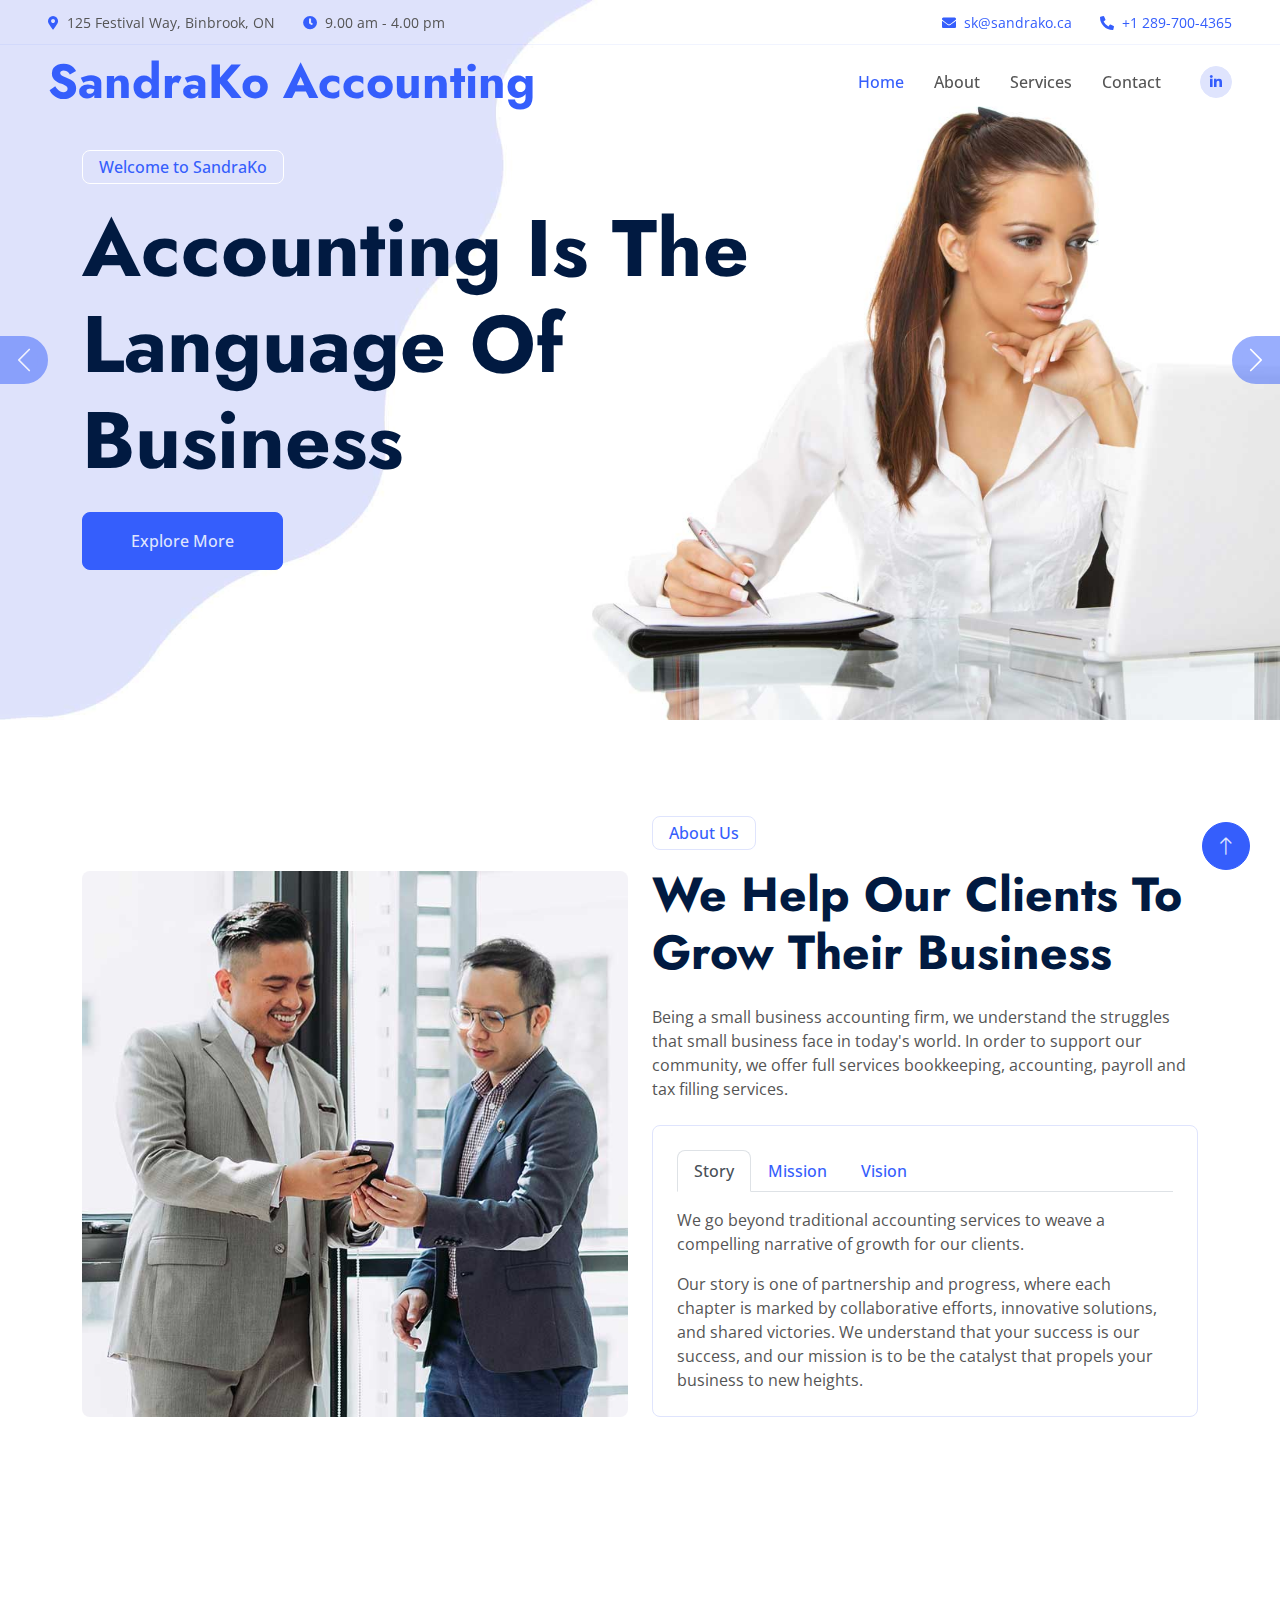
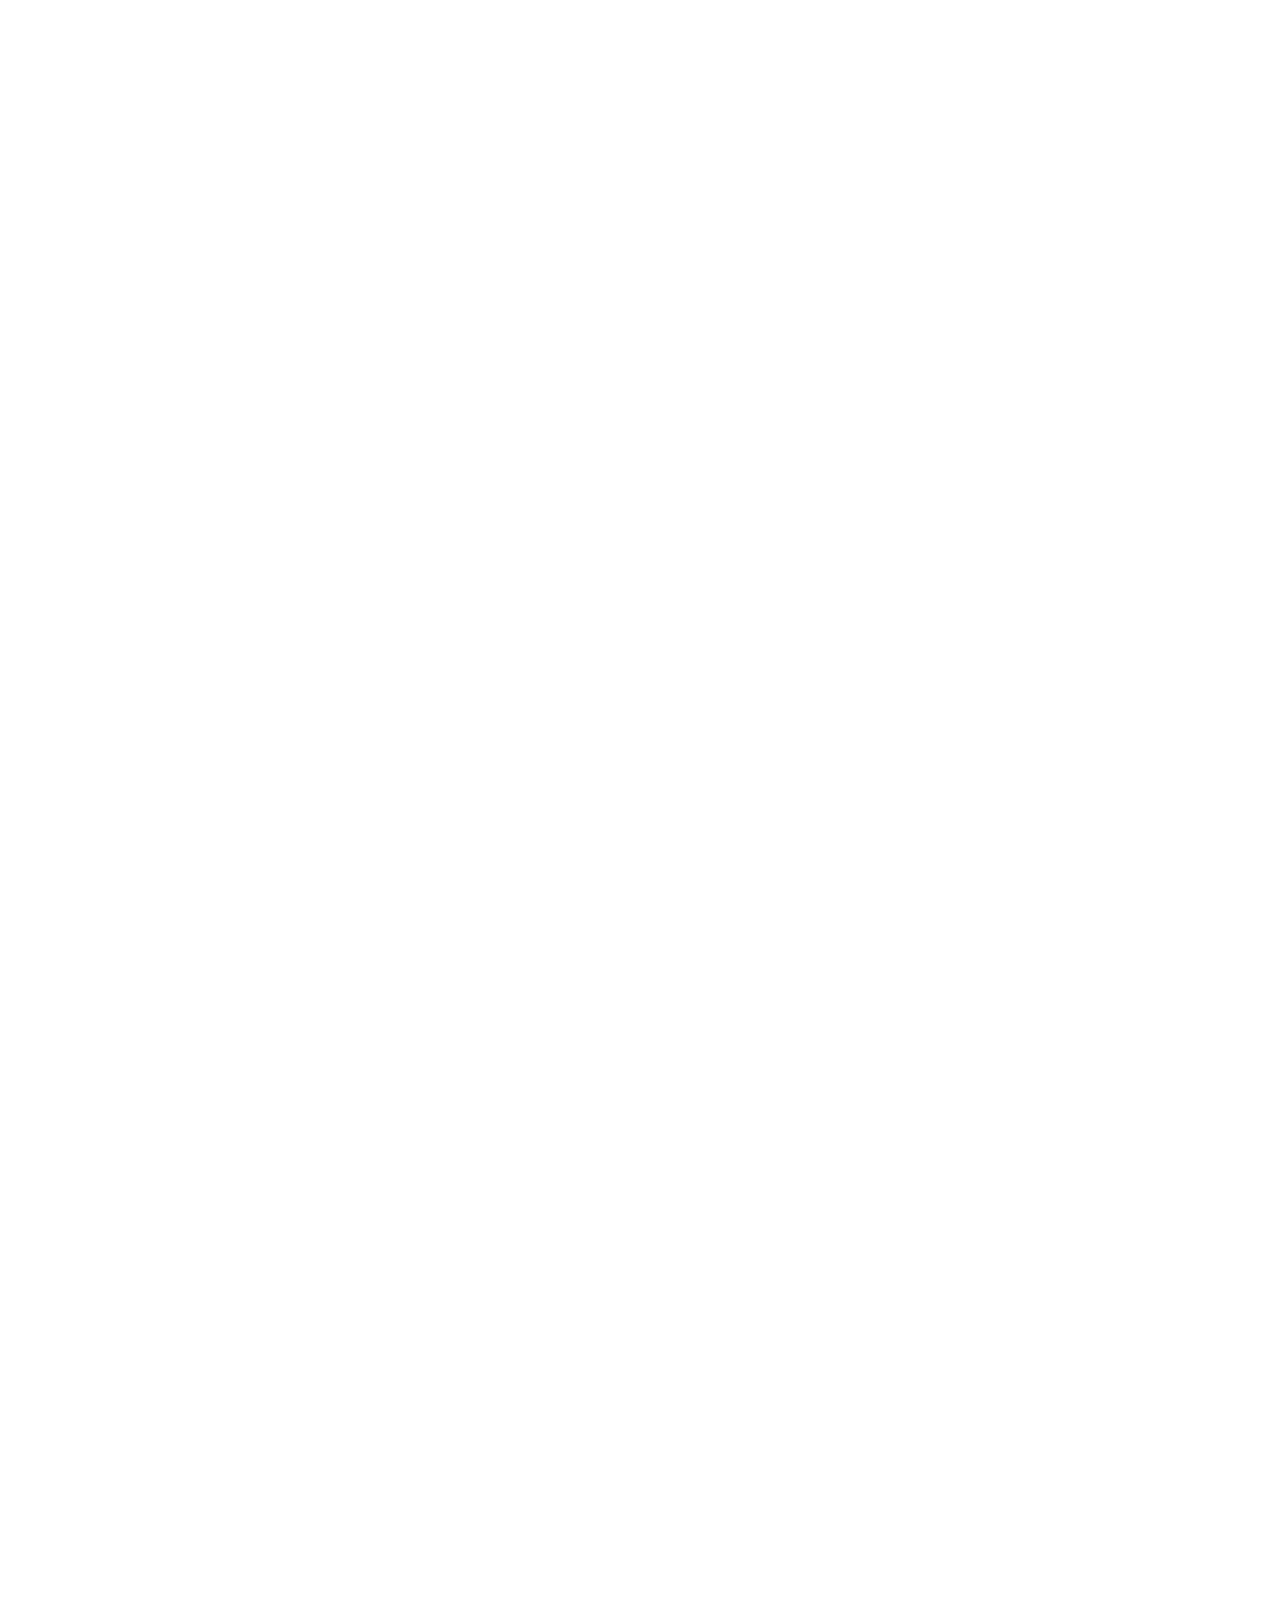
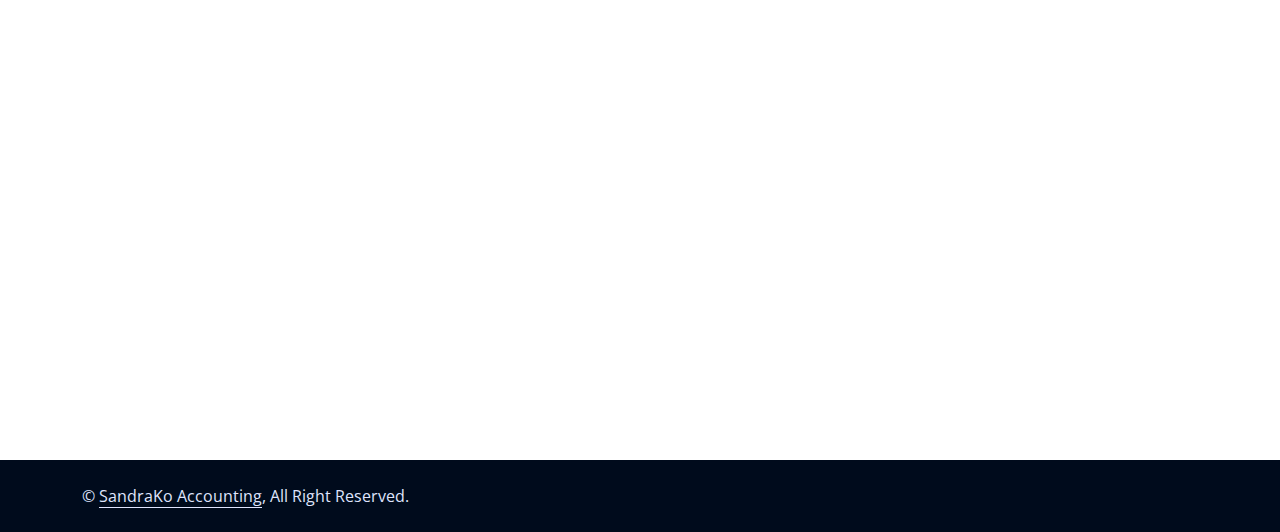
<file: index.html>
<!DOCTYPE html>
<html lang="en">

<head>
    <meta charset="utf-8">
    <title>SandraKo Accounting - Financial Services</title>
    <meta content="width=device-width, initial-scale=1.0" name="viewport">

    <meta name="keywords" content="accounting services, financial services, tax preparation, payroll management, bookkeeping, disability tax benefit assistance, tax deductions, financial consulting, small business accounting, personal tax services, tax planning, financial planning">
    <meta name="description" content="Sandra Ko Accounting offers comprehensive accounting services including bookkeeping, tax preparation, payroll, deductions, and assistance with disability tax benefits. With a focus on accuracy, reliability, and personalized attention, we strive to help our clients achieve their financial goals effectively">
    <meta property="og:image" content="https://www.sandrako.ca/img/logo.png">
    <meta property="og:locale" content="en_CA">
    <meta property="og:title" content="Sandra Ko Accounting">
    <meta property="og:description" content="Providing comprehensive accounting services to individuals and businesses.">
    <meta property="og:site_name" content="Sandra Ko Accounting">
    <meta property="og:url" content="https://www.sandrako.ca">

    <link rel="canonical" href="https://sandrako.ca">

    <!-- Favicon -->
    <link href="img/favicon.ico" rel="icon">

    <!-- Google Web Fonts -->
    <link rel="preconnect" href="https://fonts.googleapis.com">
    <link rel="preconnect" href="https://fonts.gstatic.com" crossorigin>
    <link
        href="https://fonts.googleapis.com/css2?family=Jost:wght@500;600;700&family=Open+Sans:wght@400;500&display=swap"
        rel="stylesheet">

    <!-- Icon Font Stylesheet -->
    <link href="https://cdnjs.cloudflare.com/ajax/libs/font-awesome/5.10.0/css/all.min.css" rel="stylesheet">
    <link href="https://cdn.jsdelivr.net/npm/bootstrap-icons@1.4.1/font/bootstrap-icons.css" rel="stylesheet">

    <!-- Libraries Stylesheet -->
    <link href="lib/animate/animate.min.css" rel="stylesheet">
    <link href="lib/owlcarousel/assets/owl.carousel.min.css" rel="stylesheet">

    <!-- Customized Bootstrap Stylesheet -->
    <link href="css/bootstrap.min.css" rel="stylesheet">

    <!-- Template Stylesheet -->
    <link href="css/style.css" rel="stylesheet">

    <!-- Google tag (gtag.js) -->
    <script async src="https://www.googletagmanager.com/gtag/js?id=G-6QQWPGY24V"></script>
    <script>
      window.dataLayer = window.dataLayer || [];
      function gtag(){dataLayer.push(arguments);}
      gtag('js', new Date());
      gtag('config', 'G-6QQWPGY24V');
    </script>

    <script type="application/ld+json">
    {
      "@context": "http://schema.org",
      "@type": "AccountingService",
      "name": "Sandra Ko Accounting",
      "description": "Providing comprehensive accounting services to individuals and businesses.",
      "url": "https://sandrako.ca",
      "address": {
        "@type": "PostalAddress",
        "streetAddress": "125 Festival Way",
        "addressLocality": "Binbrook",
        "addressRegion": "ON",
        "postalCode": "L0R 1C0",
        "addressCountry": "CA"
      },
      "telephone": "289-700-4365",
      "email": "sk@sandrako.ca",
      "openingHours": "Mo-Fr 08:00-16:00",
      "priceRange": "$$",
      "image": "https://sandrako.ca/img/logo.png",
      "slogan": "Behind Every Great Business, There's a Great Accountant",
      "founder": "Sandra Koziarski",
      "foundingDate": "2024-01-01",
      "contactPoint": {
        "@type": "ContactPoint",
        "telephone": "289-700-4365",
        "contactType": "customer service",
        "availableLanguage": "English, Polish"
      },
      "serviceType": [
        {
          "@type": "ProfessionalService",
          "name": "Bookkeeping & Accounting"
        },
        {
          "@type": "ProfessionalService",
          "name": "Taxes"
        },
        {
          "@type": "ProfessionalService",
          "name": "Payroll and Deductions"
        },
        {
          "@type": "ProfessionalService",
          "name": "Disability Tax Benefit"
        }
      ]
    }
    </script>

    <script type="text/javascript" src="https://w.sharethis.com/button/buttons.js"></script>
    <script type="text/javascript">stLight.options({publisher: "87d14b75-7d21-4e2d-91a4-6eb974f26cb3", doNotHash: false, doNotCopy: false, hashAddressBar: false});</script>

</head>

<body>
    <!-- Spinner Start -->
    <div id="spinner"
        class="show bg-white position-fixed translate-middle w-100 vh-100 top-50 start-50 d-flex align-items-center justify-content-center">
        <div class="spinner-border text-primary" role="status" style="width: 3rem; height: 3rem;"></div>
    </div>
    <!-- Spinner End -->


    <!-- Navbar Start -->
    <div class="container-fluid fixed-top px-0 wow fadeIn" data-wow-delay="0.1s">
        <div class="top-bar row gx-0 align-items-center d-none d-lg-flex">
            <div class="col-lg-6 px-5 text-start">
                <small><i class="fa fa-map-marker-alt text-primary me-2"></i>125 Festival Way, Binbrook, ON</small>
                <small class="ms-4"><i class="fa fa-clock text-primary me-2"></i>9.00 am - 4.00 pm</small>
            </div>
            <div class="col-lg-6 px-5 text-end">
                <small><i class="fa fa-envelope text-primary me-2"></i><a href="mailto:sk@sandrako.ca">sk@sandrako.ca</a></small>
                <small class="ms-4"><i class="fa fa-phone-alt text-primary me-2"></i><a href="tel:289-700-4365">+1 289-700-4365</a></small>
            </div>
        </div>

        <nav class="navbar navbar-expand-lg navbar-light py-lg-0 px-lg-5 wow fadeIn" data-wow-delay="0.1s">
            <a href="index.html" class="navbar-brand ms-4 ms-lg-0">
                <h1 class="display-5 text-primary m-0">SandraKo Accounting</h1>
            </a>
            <button type="button" class="navbar-toggler me-4" data-bs-toggle="collapse"
                data-bs-target="#navbarCollapse">
                <span class="navbar-toggler-icon"></span>
            </button>
            <div class="collapse navbar-collapse" id="navbarCollapse">
                <div class="navbar-nav ms-auto p-4 p-lg-0">
                    <a href="index.html" class="nav-item nav-link active">Home</a>
                    <a href="index.html#about" class="nav-item nav-link">About</a>
                    <a href="index.html#service" class="nav-item nav-link">Services</a>
                    <a href="contact.html" class="nav-item nav-link">Contact</a>
            </div>
                <div class="d-none d-lg-flex ms-2">
<!--                    <a class="btn btn-light btn-sm-square rounded-circle ms-3" href="contact.html">-->
<!--                        <small class="fab fa-facebook-f text-primary"></small>-->
<!--                    </a>-->
<!--                    <a class="btn btn-light btn-sm-square rounded-circle ms-3" href="contact.html">-->
<!--                        <small class="fab fa-twitter text-primary"></small>-->
<!--                    </a>-->
                    <a class="btn btn-light btn-sm-square rounded-circle ms-3" href="https://ca.linkedin.com/in/sandrakoziarski" target="_blank">
                        <small class="fab fa-linkedin-in text-primary"></small>
                    </a>
                </div>
            </div>
        </nav>
    </div>
    <!-- Navbar End -->


    <!-- Carousel Start -->
    <div class="container-fluid p-0 mb-5 wow fadeIn" data-wow-delay="0.1s">
        <div id="header-carousel" class="carousel slide carousel-fade" data-bs-ride="carousel">
            <div class="carousel-inner">
                <div class="carousel-item active">
                    <img class="w-100" src="img/carousel-1.jpg" alt="Image">
                    <div class="carousel-caption">
                        <div class="container">
                            <div class="row justify-content-start">
                                <div class="col-lg-8">
                                    <p
                                        class="d-inline-block border border-white rounded text-primary fw-semi-bold py-1 px-3 animated slideInDown">
                                        Welcome to SandraKo</p>
                                    <h1 class="display-1 mb-4 animated slideInDown">Accounting Is The Language Of Business</h1>
                                    <a href="index.html#service" class="btn btn-primary py-3 px-5 animated slideInDown">Explore More</a>
                                </div>
                            </div>
                        </div>
                    </div>
                </div>
                <div class="carousel-item">
                    <img class="w-100" src="img/carousel-2.jpg" alt="Image">
                    <div class="carousel-caption">
                        <div class="container">
                            <div class="row justify-content-start">
                                <div class="col-lg-7">
                                    <p
                                        class="d-inline-block border border-white rounded text-primary fw-semi-bold py-1 px-3 animated slideInDown">
                                        Fueling Success</p>
                                    <h1 class="display-1 mb-4 animated slideInDown">Behind Every Great Business, There's a Great Accountant</h1>
                                    <a href="index.html#about" class="btn btn-primary py-3 px-5 animated slideInDown">Explore More</a>
                                </div>
                            </div>
                        </div>
                    </div>
                </div>
            </div>
            <button class="carousel-control-prev" type="button" data-bs-target="#header-carousel" data-bs-slide="prev">
                <span class="carousel-control-prev-icon" aria-hidden="true"></span>
                <span class="visually-hidden">Previous</span>
            </button>
            <button class="carousel-control-next" type="button" data-bs-target="#header-carousel" data-bs-slide="next">
                <span class="carousel-control-next-icon" aria-hidden="true"></span>
                <span class="visually-hidden">Next</span>
            </button>
        </div>
    </div>
    <!-- Carousel End -->


    <!-- About Start -->
    <div class="anchored-link" id="about"></div>
    <div class="container-xxl py-5">
        <div class="container">
            <div class="row g-4 align-items-end mb-4">
                <div class="col-lg-6 wow fadeInUp" data-wow-delay="0.1s">
                    <img class="img-fluid rounded" src="img/about.jpg">
                </div>
                <div class="col-lg-6 wow fadeInUp" data-wow-delay="0.3s">
                    <p class="d-inline-block border rounded text-primary fw-semi-bold py-1 px-3">About Us</p>
                    <h1 class="display-5 mb-4">We Help Our Clients To Grow Their Business</h1>
                    <p class="mb-4">Being a small business accounting firm, we understand the struggles that small business face in today's world. In order to support our community, we offer full services bookkeeping, accounting, payroll and tax filling services. <div class="border rounded p-4">
                        <nav>
                            <div class="nav nav-tabs mb-3" id="nav-tab" role="tablist">
                                <button class="nav-link fw-semi-bold active" id="nav-story-tab" data-bs-toggle="tab"
                                    data-bs-target="#nav-story" type="button" role="tab" aria-controls="nav-story"
                                    aria-selected="true">Story</button>
                                <button class="nav-link fw-semi-bold" id="nav-mission-tab" data-bs-toggle="tab"
                                    data-bs-target="#nav-mission" type="button" role="tab" aria-controls="nav-mission"
                                    aria-selected="false">Mission</button>
                                <button class="nav-link fw-semi-bold" id="nav-vision-tab" data-bs-toggle="tab"
                                    data-bs-target="#nav-vision" type="button" role="tab" aria-controls="nav-vision"
                                    aria-selected="false">Vision</button>
                            </div>
                        </nav>
                        <div class="tab-content" id="nav-tabContent">
                            <div class="tab-pane fade show active" id="nav-story" role="tabpanel"
                                aria-labelledby="nav-story-tab">
                                <p>We go beyond traditional accounting services to weave a compelling narrative of growth for our clients. </p>
                                <p class="mb-0">Our story is one of partnership and progress, where each chapter is marked by collaborative efforts, innovative solutions, and shared victories. We understand that your success is our success, and our mission is to be the catalyst that propels your business to new heights.</p>
                            </div>
                            <div class="tab-pane fade" id="nav-mission" role="tabpanel"
                                aria-labelledby="nav-mission-tab">
                                <p>To unlock the potential of small businesses- by offering full service accounting , so that business owner can concentrate on growing their business not filling deadlines. </p>
                                <p class="mb-0">We aim to be more than just accountants; we strive to be trusted partners on your journey to success.</p>
                            </div>
                            <div class="tab-pane fade" id="nav-vision" role="tabpanel" aria-labelledby="nav-vision-tab">
                                <p>We envision a business landscape where every client not only grows but flourishes. Our commitment is to provide transformative financial guidance that transcends the conventional, fostering a future where enterprises not only survive but thrive in an ever-evolving market.</p>
                                <p class="mb-0">Our passion lies in helping you realize your business's full potential. Let us be the architects of your success story, working together to create a narrative of growth, resilience, and prosperity.</p>
                            </div>
                        </div>
                    </div>
                </div>
            </div>
            <div class="border rounded p-4 wow fadeInUp" data-wow-delay="0.1s">
                <div class="row g-4">
                    <div class="col-lg-4 wow fadeIn" data-wow-delay="0.1s">
                        <div class="h-100">
                            <div class="d-flex">
                                <div class="flex-shrink-0 btn-lg-square rounded-circle bg-primary">
                                    <i class="fa fa-times text-white"></i>
                                </div>
                                <div class="ps-3">
                                    <h4>No Hidden Cost</h4>
                                    <span>Full transparency</span>
                                </div>
                                <div class="border-end d-none d-lg-block"></div>
                            </div>
                            <div class="border-bottom mt-4 d-block d-lg-none"></div>
                        </div>
                    </div>
                    <div class="col-lg-4 wow fadeIn" data-wow-delay="0.3s">
                        <div class="h-100">
                            <div class="d-flex">
                                <div class="flex-shrink-0 btn-lg-square rounded-circle bg-primary">
                                    <i class="fa fa-users text-white"></i>
                                </div>
                                <div class="ps-3">
                                    <h4>Dedicated Team</h4>
                                    <span>You are the priority</span>
                                </div>
                                <div class="border-end d-none d-lg-block"></div>
                            </div>
                            <div class="border-bottom mt-4 d-block d-lg-none"></div>
                        </div>
                    </div>
                    <div class="col-lg-4 wow fadeIn" data-wow-delay="0.5s">
                        <div class="h-100">
                            <div class="d-flex">
                                <div class="flex-shrink-0 btn-lg-square rounded-circle bg-primary">
                                    <i class="fa fa-phone text-white"></i>
                                </div>
                                <div class="ps-3">
                                    <h4>24/7 Available</h4>
                                    <span>There when you need us</span>
                                </div>
                            </div>
                        </div>
                    </div>
                </div>
            </div>
        </div>
    </div>
    <!-- About End -->


    <!-- Facts Start -->
<!--    <div class="container-fluid facts my-5 py-5">-->
<!--        <div class="container py-5">-->
<!--            <div class="row g-5">-->
<!--                <div class="col-sm-6 col-lg-3 text-center wow fadeIn" data-wow-delay="0.1s">-->
<!--                    <i class="fa fa-users fa-3x text-white mb-3"></i>-->
<!--                    <h1 class="display-4 text-white" data-toggle="counter-up">?</h1>-->
<!--                    <span class="fs-5 text-white">Happy Clients</span>-->
<!--                    <hr class="bg-white w-25 mx-auto mb-0">-->
<!--                </div>-->
<!--                <div class="col-sm-6 col-lg-3 text-center wow fadeIn" data-wow-delay="0.3s">-->
<!--                    <i class="fa fa-check fa-3x text-white mb-3"></i>-->
<!--                    <h1 class="display-4 text-white" data-toggle="counter-up">?</h1>-->
<!--                    <span class="fs-5 text-white">Projects Completed</span>-->
<!--                    <hr class="bg-white w-25 mx-auto mb-0">-->
<!--                </div>-->
<!--                <div class="col-sm-6 col-lg-3 text-center wow fadeIn" data-wow-delay="0.5s">-->
<!--                    <i class="fa fa-users-cog fa-3x text-white mb-3"></i>-->
<!--                    <h1 class="display-4 text-white" data-toggle="counter-up">2</h1>-->
<!--                    <span class="fs-5 text-white">Dedicated Staff</span>-->
<!--                    <hr class="bg-white w-25 mx-auto mb-0">-->
<!--                </div>-->
<!--                <div class="col-sm-6 col-lg-3 text-center wow fadeIn" data-wow-delay="0.7s">-->
<!--                    <i class="fa fa-award fa-3x text-white mb-3"></i>-->
<!--                    <h1 class="display-4 text-white" data-toggle="counter-up">?</h1>-->
<!--                    <span class="fs-5 text-white">Awards Achieved</span>-->
<!--                    <hr class="bg-white w-25 mx-auto mb-0">-->
<!--                </div>-->
<!--            </div>-->
<!--        </div>-->
<!--    </div>-->
    <!-- Facts End -->


    <!-- Features Start -->
    <div class="anchored-link" id="features"></div>
    <div class="container-xxl feature py-5">
        <div class="container">
            <div class="row g-5 align-items-center">
                <div class="col-lg-6 wow fadeInUp" data-wow-delay="0.1s">
                    <p class="d-inline-block border rounded text-primary fw-semi-bold py-1 px-3">Why Choosing Us!</p>
                    <h1 class="display-5 mb-4">Three Critical Signs It's Time To Consider Outsourcing Bookkeeping/Accounting Activities </h1>
                    <p class="mb-4">
                    </p>
                </div>
                <div class="col-lg-6">
                    <div class="row g-4 align-items-center">
                        <div class="col-md-6">
                            <div class="row g-4">
                                <div class="col-12 wow fadeIn" data-wow-delay="0.3s">
                                    <div class="feature-box border rounded p-4">
                                        <i class="fa fa-check fa-3x text-primary mb-3"></i>
                                        <h4 class="mb-3">No time to Grow</h4>
                                        <p class="mb-3">When life's demands leave you teetering on the edge, juggling countless tasks with no room for anything else, it's time to seek support.</p>
                                        <a class="fw-semi-bold" href="contact.html">Read More <i
                                                class="fa fa-arrow-right ms-1"></i></a>
                                    </div>
                                </div>
                                <div class="col-12 wow fadeIn" data-wow-delay="0.5s">
                                    <div class="feature-box border rounded p-4">
                                        <i class="fa fa-check fa-3x text-primary mb-3"></i>
                                        <h4 class="mb-3">You’re overwhelmed and stressed</h4>
                                        <p class="mb-3">When your days feel too short, sleep is elusive, free time is a distant memory, and you no longer recognize your usual self, you've entered the realm of burnout.</p>
                                        <a class="fw-semi-bold" href="contact.html>Read More <i
                                                class="fa fa-arrow-right ms-1"></i></a>
                                    </div>
                                </div>
                            </div>
                        </div>
                        <div class="col-md-6 wow fadeIn" data-wow-delay="0.7s">
                            <div class="feature-box border rounded p-4">
                                <i class="fa fa-check fa-3x text-primary mb-3"></i>
                                <h4 class="mb-3">No personal time</h4>
                                <p class="mb-3">When your work life is taking over your personal life, it’s time for help. It isn’t sustainable to work so hard that you have no time for family, friends, or the things you used to have time to enjoy.</p>
                                <a class="fw-semi-bold" href="contact.html>Read More <i class="fa fa-arrow-right ms-1"></i></a>
                            </div>
                        </div>
                    </div>
                </div>
            </div>
        </div>
    </div>
    <!-- Features End -->


    <!-- Service Start -->
    <div class="anchored-link" id="service"></div>
    <div class="container-xxl service py-5">
        <div class="container">
            <div class="text-center mx-auto wow fadeInUp" data-wow-delay="0.1s" style="max-width: 600px;">
                <p class="d-inline-block border rounded text-primary fw-semi-bold py-1 px-3">Our Services</p>
                <h1 class="display-5 mb-5">Awesome Financial Services For Business</h1>
            </div>
            <div class="row g-4 wow fadeInUp" data-wow-delay="0.3s">
                <div class="col-lg-4">
                    <div class="nav nav-pills d-flex justify-content-between w-100 h-100 me-4">
                        <button class="nav-link w-100 d-flex align-items-center text-start border p-4 mb-4 active"
                            data-bs-toggle="pill" data-bs-target="#tab-pane-1" type="button">
                            <h5 class="m-0"><i class="fa fa-bars text-primary me-3"></i>Bookkeeping & Accounting</h5>
                        </button>
                        <button class="nav-link w-100 d-flex align-items-center text-start border p-4 mb-4"
                            data-bs-toggle="pill" data-bs-target="#tab-pane-2" type="button">
                            <h5 class="m-0"><i class="fa fa-bars text-primary me-3"></i>Payroll and Deductions</h5>
                        </button>
                        <button class="nav-link w-100 d-flex align-items-center text-start border p-4 mb-4"
                            data-bs-toggle="pill" data-bs-target="#tab-pane-3" type="button">
                            <h5 class="m-0"><i class="fa fa-bars text-primary me-3"></i>Disability Tax Benefit</h5>
                        </button>
                        <button class="nav-link w-100 d-flex align-items-center text-start border p-4 mb-0"
                            data-bs-toggle="pill" data-bs-target="#tab-pane-4" type="button">
                            <h5 class="m-0"><i class="fa fa-bars text-primary me-3"></i>Taxes </h5>
                        </button>
                    </div>
                </div>
                <div class="col-lg-8">
                    <div class="tab-content w-100">
                        <div class="tab-pane fade show active" id="tab-pane-1">
                            <div class="row g-4">
                                <div class="col-md-6" style="min-height: 350px;">
                                    <div class="position-relative h-100">
                                        <img class="position-absolute rounded w-100 h-100" src="img/service-1.jpg"
                                            style="object-fit: cover;" alt="">
                                    </div>
                                </div>
                                <div class="col-md-6">
                                    <h3 class="mb-4">15 Years Of Experience In Financial Support</h3>
                                    <p class="mb-4">As a small business accounting firm in Hamilton, we understand that your business might require more than just a set of financial statements.  All services offeres are customizable and based on your needs.</p>
                                    <p><i class="fa fa-check text-primary me-3"></i>Bookkeeping </p>
                                    <p><i class="fa fa-check text-primary me-3"></i>Accounting </p>
                                    <p><i class="fa fa-check text-primary me-3"></i>Financial Reporting </p>
                                    <a href="contact.html" class="btn btn-primary py-3 px-5 mt-3">Read More</a>
                                </div>
                            </div>
                        </div>
                        <div class="tab-pane fade" id="tab-pane-2">
                            <div class="row g-4">
                                <div class="col-md-6" style="min-height: 350px;">
                                    <div class="position-relative h-100">
                                        <img class="position-absolute rounded w-100 h-100" src="img/service-2.jpg"
                                            style="object-fit: cover;" alt="">
                                    </div>
                                </div>
                                <div class="col-md-6">
                                    <h3 class="mb-4">15 Years Of Experience In Financial Support</h3>
                                    <p class="mb-4">Payroll accounting requires maintaining an accurate record of your employee's earnings and remittance related to their employment such as taxes, CPP, EI and WSIB. Even if you have a few employees, payroll can still be time consuming and take time away from your regular business activities. Payroll Services that are provided and not limited to:.</p>
                                    <p><i class="fa fa-check text-primary me-3"></i>Payroll calculations</p>
                                    <p><i class="fa fa-check text-primary me-3"></i>Monthly payroll remittances</p>
                                    <p><i class="fa fa-check text-primary me-3"></i>ROE </p>
                                    <a href="contact.html" class="btn btn-primary py-3 px-5 mt-3">Read More</a>
                                </div>
                            </div>
                        </div>
                        <div class="tab-pane fade" id="tab-pane-3">
                            <div class="row g-4">
                                <div class="col-md-6" style="min-height: 350px;">
                                    <div class="position-relative h-100">
                                        <img class="position-absolute rounded w-100 h-100" src="img/service-3.jpg"
                                            style="object-fit: cover;" alt="">
                                    </div>
                                </div>
                                <div class="col-md-6">
                                    <h3 class="mb-4">15 Years Of Experience In Tax Benefits</h3>
                                    <p class="mb-4">The Disability Tax Credit is a non-refundable credit, available when an individual is certified by an appropriate medical practitioner as having a severe and prolonged mental or physical impairment.In order to be eligible for the disability tax credit the effects of impairment must have existed, or are expected to exist, for at least 12 months and are severe enough that even with therapy and the use of appropriate devices and medication, the individual is still restricted at least 90% of the time from performing daily functions</p>
                                </div>
                            </div>
                        </div>
                        <div class="tab-pane fade" id="tab-pane-4">
                            <div class="row g-4">
                                <div class="col-md-6" style="min-height: 350px;">
                                    <div class="position-relative h-100">
                                        <img class="position-absolute rounded w-100 h-100" src="img/service-4.jpg"
                                            style="object-fit: cover;" alt="">
                                    </div>
                                </div>
                                <div class="col-md-6">
                                    <h3 class="mb-4">15 Years Of Experience In Personal Tax</h3>
                                    <p class="mb-4">Personal tax can be straightforward for certain individuals; however, for many, it is a complex and highly technical area of expertise. Whether someone is self-employed or has a variety of income sources, such as rental properties and dividend-paying equities, each taxpayer has their own unique tax filing requirements and tax-saving opportunities.</p>
                                </div>
                            </div>
                        </div>
                    </div>
                </div>
            </div>
        </div>
    </div>
    <!-- Service End -->


    <!-- Callback Start -->
<!--    <div class="container-fluid callback my-5 pt-5">-->
<!--        <div class="container pt-5">-->
<!--            <div class="row justify-content-center">-->
<!--                <div class="col-lg-7">-->
<!--                    <div class="bg-white border rounded p-4 p-sm-5 wow fadeInUp" data-wow-delay="0.5s">-->
<!--                        <div class="text-center mx-auto wow fadeInUp" data-wow-delay="0.1s" style="max-width: 600px;">-->
<!--                            <p class="d-inline-block border rounded text-primary fw-semi-bold py-1 px-3">Get In Touch-->
<!--                            </p>-->
<!--                            <h1 class="display-5 mb-5">Ready to Outsource?</h1>-->
<!--                        </div>-->
<!--                        <div class="row g-3">-->
<!--                            <div class="col-sm-6">-->
<!--                                <div class="form-floating">-->
<!--                                    <input type="text" class="form-control" id="name" placeholder="Your Name">-->
<!--                                    <label for="name">Your Name</label>-->
<!--                                </div>-->
<!--                            </div>-->
<!--                            <div class="col-sm-6">-->
<!--                                <div class="form-floating">-->
<!--                                    <input type="email" class="form-control" id="mail" placeholder="Your Email">-->
<!--                                    <label for="mail">Your Email</label>-->
<!--                                </div>-->
<!--                            </div>-->
<!--                            <div class="col-sm-6">-->
<!--                                <div class="form-floating">-->
<!--                                    <input type="text" class="form-control" id="mobile" placeholder="Your Mobile">-->
<!--                                    <label for="mobile">Your Mobile</label>-->
<!--                                </div>-->
<!--                            </div>-->
<!--                            <div class="col-sm-6">-->
<!--                                <div class="form-floating">-->
<!--                                    <input type="text" class="form-control" id="subject" placeholder="Subject">-->
<!--                                    <label for="subject">Subject</label>-->
<!--                                </div>-->
<!--                            </div>-->
<!--                            <div class="col-12">-->
<!--                                <div class="form-floating">-->
<!--                                    <textarea class="form-control" placeholder="Leave a message here" id="message"-->
<!--                                        style="height: 100px"></textarea>-->
<!--                                    <label for="message">Message</label>-->
<!--                                </div>-->
<!--                            </div>-->
<!--                            <div class="col-12 text-center">-->
<!--                                <button class="btn btn-primary w-100 py-3" type="submit">Submit Now</button>-->
<!--                            </div>-->
<!--                        </div>-->
<!--                    </div>-->
<!--                </div>-->
<!--            </div>-->
<!--        </div>-->
<!--    </div>-->

<!--    <div class="container-fluid callback my-5 pt-5">-->
<!--        <div class="container pt-5">-->
<!--            <div class="row justify-content-center">-->
<!--                <div class="col-lg-7">-->
<!--                    <div class="bg-white border rounded p-4 p-sm-5 wow fadeInUp" data-wow-delay="0.5s">-->
<!--                        <div class="text-center mx-auto wow fadeInUp" data-wow-delay="0.1s" style="max-width: 600px;">-->
<!--                            <p class="d-inline-block border rounded text-primary fw-semi-bold py-1 px-3">Get In Touch-->
<!--                            </p>-->
<!--                            <h1 class="display-5 mb-5">Request A Call-Back</h1>-->
<!--                        </div>-->
<!--                        <div class="row g-3">-->
<!--                            <div class="col-sm-6">-->
<!--                                <div class="form-floating">-->
<!--                                    <input type="text" class="form-control" id="name" placeholder="Your Name">-->
<!--                                    <label for="name">Your Name</label>-->
<!--                                </div>-->
<!--                            </div>-->
<!--                            <div class="col-sm-6">-->
<!--                                <div class="form-floating">-->
<!--                                    <input type="email" class="form-control" id="mail" placeholder="Your Email">-->
<!--                                    <label for="mail">Your Email</label>-->
<!--                                </div>-->
<!--                            </div>-->
<!--                            <div class="col-sm-6">-->
<!--                                <div class="form-floating">-->
<!--                                    <input type="text" class="form-control" id="mobile" placeholder="Your Mobile">-->
<!--                                    <label for="mobile">Your Mobile</label>-->
<!--                                </div>-->
<!--                            </div>-->
<!--                            <div class="col-sm-6">-->
<!--                                <div class="form-floating">-->
<!--                                    <input type="text" class="form-control" id="subject" placeholder="Subject">-->
<!--                                    <label for="subject">Subject</label>-->
<!--                                </div>-->
<!--                            </div>-->
<!--                            <div class="col-12">-->
<!--                                <div class="form-floating">-->
<!--                                    <textarea class="form-control" placeholder="Leave a message here" id="message"-->
<!--                                        style="height: 100px"></textarea>-->
<!--                                    <label for="message">Message</label>-->
<!--                                </div>-->
<!--                            </div>-->
<!--                            <div class="col-12 text-center">-->
<!--                                <button class="btn btn-primary w-100 py-3" type="submit">Submit Now</button>-->
<!--                            </div>-->
<!--                        </div>-->
<!--                    </div>-->
<!--                </div>-->
<!--            </div>-->
<!--        </div>-->
<!--    </div>-->
    <!-- Callback End -->


    <!-- Projects Start -->
<!--    <div class="container-xxl py-5">-->
<!--        <div class="container">-->
<!--            <div class="text-center mx-auto wow fadeInUp" data-wow-delay="0.1s" style="max-width: 600px;">-->
<!--                <p class="d-inline-block border rounded text-primary fw-semi-bold py-1 px-3">Our Projects</p>-->
<!--                <h1 class="display-5 mb-5">We Have Completed Latest Projects</h1>-->
<!--            </div>-->
<!--            <div class="owl-carousel project-carousel wow fadeInUp" data-wow-delay="0.3s">-->
<!--                <div class="project-item pe-5 pb-5">-->
<!--                    <div class="project-img mb-3">-->
<!--                        <img class="img-fluid rounded" src="img/service-1.jpg" alt="">-->
<!--                        <a href="contact.html"><i class="fa fa-link fa-3x text-primary"></i></a>-->
<!--                    </div>-->
<!--                    <div class="project-title">-->
<!--                        <h4 class="mb-0">Financial Planning</h4>-->
<!--                    </div>-->
<!--                </div>-->
<!--                <div class="project-item pe-5 pb-5">-->
<!--                    <div class="project-img mb-3">-->
<!--                        <img class="img-fluid rounded" src="img/service-2.jpg" alt="">-->
<!--                        <a href="contact.html"><i class="fa fa-link fa-3x text-primary"></i></a>-->
<!--                    </div>-->
<!--                    <div class="project-title">-->
<!--                        <h4 class="mb-0">Cash Investment</h4>-->
<!--                    </div>-->
<!--                </div>-->
<!--                <div class="project-item pe-5 pb-5">-->
<!--                    <div class="project-img mb-3">-->
<!--                        <img class="img-fluid rounded" src="img/service-3.jpg" alt="">-->
<!--                        <a href="contact.html"><i class="fa fa-link fa-3x text-primary"></i></a>-->
<!--                    </div>-->
<!--                    <div class="project-title">-->
<!--                        <h4 class="mb-0">Financial Consultancy</h4>-->
<!--                    </div>-->
<!--                </div>-->
<!--                <div class="project-item pe-5 pb-5">-->
<!--                    <div class="project-img mb-3">-->
<!--                        <img class="img-fluid rounded" src="img/service-4.jpg" alt="">-->
<!--                        <a href="contact.html"><i class="fa fa-link fa-3x text-primary"></i></a>-->
<!--                    </div>-->
<!--                    <div class="project-title">-->
<!--                        <h4 class="mb-0">Business Loans</h4>-->
<!--                    </div>-->
<!--                </div>-->
<!--            </div>-->
<!--        </div>-->
<!--    </div>-->
    <!-- Projects End -->


    <!-- Team Start -->
<!--    <div class="container-xxl py-5">-->
<!--        <div class="container">-->
<!--            <div class="text-center mx-auto wow fadeInUp" data-wow-delay="0.1s" style="max-width: 600px;">-->
<!--                <p class="d-inline-block border rounded text-primary fw-semi-bold py-1 px-3">Our Team</p>-->
<!--                <h1 class="display-5 mb-5">Exclusive Team</h1>-->
<!--            </div>-->
<!--            <div class="row g-4">-->
<!--                <div class="col-lg-4 col-md-6 wow fadeInUp" data-wow-delay="0.1s">-->
<!--                    <div class="team-item">-->
<!--                        <img class="img-fluid rounded" src="img/team-1.jpg" alt="">-->
<!--                        <div class="team-text">-->
<!--                            <h4 class="mb-0">Kate Winslet</h4>-->
<!--                            <div class="team-social d-flex">-->
<!--                                <a class="btn btn-square rounded-circle mx-1" href="contact.html"><i-->
<!--                                        class="fab fa-facebook-f"></i></a>-->
<!--                                <a class="btn btn-square rounded-circle mx-1" href="contact.html"><i class="fab fa-twitter"></i></a>-->
<!--                                <a class="btn btn-square rounded-circle mx-1" href="contact.html"><i-->
<!--                                        class="fab fa-instagram"></i></a>-->
<!--                            </div>-->
<!--                        </div>-->
<!--                    </div>-->
<!--                </div>-->
<!--                <div class="col-lg-4 col-md-6 wow fadeInUp" data-wow-delay="0.3s">-->
<!--                    <div class="team-item">-->
<!--                        <img class="img-fluid rounded" src="img/team-2.jpg" alt="">-->
<!--                        <div class="team-text">-->
<!--                            <h4 class="mb-0">Jac Jacson</h4>-->
<!--                            <div class="team-social d-flex">-->
<!--                                <a class="btn btn-square rounded-circle mx-1" href="contact.html"><i-->
<!--                                        class="fab fa-facebook-f"></i></a>-->
<!--                                <a class="btn btn-square rounded-circle mx-1" href="contact.html"><i class="fab fa-twitter"></i></a>-->
<!--                                <a class="btn btn-square rounded-circle mx-1" href="contact.html"><i-->
<!--                                        class="fab fa-instagram"></i></a>-->
<!--                            </div>-->
<!--                        </div>-->
<!--                    </div>-->
<!--                </div>-->
<!--                <div class="col-lg-4 col-md-6 wow fadeInUp" data-wow-delay="0.5s">-->
<!--                    <div class="team-item">-->
<!--                        <img class="img-fluid rounded" src="img/team-3.jpg" alt="">-->
<!--                        <div class="team-text">-->
<!--                            <h4 class="mb-0">Doris Jordan</h4>-->
<!--                            <div class="team-social d-flex">-->
<!--                                <a class="btn btn-square rounded-circle mx-1" href="contact.html"><i-->
<!--                                        class="fab fa-facebook-f"></i></a>-->
<!--                                <a class="btn btn-square rounded-circle mx-1" href="contact.html"><i class="fab fa-twitter"></i></a>-->
<!--                                <a class="btn btn-square rounded-circle mx-1" href="contact.html"><i-->
<!--                                        class="fab fa-instagram"></i></a>-->
<!--                            </div>-->
<!--                        </div>-->
<!--                    </div>-->
<!--                </div>-->
<!--            </div>-->
<!--        </div>-->
<!--    </div>-->
    <!-- Team End -->


    <!-- Testimonial Start -->
<!--    <div class="container-xxl py-5">-->
<!--        <div class="container">-->
<!--           <div class="text-center mx-auto wow fadeInUp" data-wow-delay="0.1s" style="max-width: 600px;">-->
<!--                <p class="d-inline-block border rounded text-primary fw-semi-bold py-1 px-3">Testimonial</p>-->
<!--                <h1 class="display-5 mb-5">What Our Clients Say!</h1>-->
<!--            </div>-->
<!--            <div class="owl-carousel testimonial-carousel wow fadeInUp" data-wow-delay="0.3s">-->
<!--                <div class="testimonial-item">-->
<!--                    <div class="testimonial-text border rounded p-4 pt-5 mb-5">-->
<!--                        <div class="btn-square bg-white border rounded-circle">-->
<!--                            <i class="fa fa-quote-right fa-2x text-primary"></i>-->
<!--                        </div>-->
<!--                        Dolores sed duo clita tempor justo dolor et stet lorem kasd labore dolore lorem ipsum. At lorem-->
<!--                        lorem magna ut et, nonumy et labore et tempor diam tempor erat.-->
<!--                    </div>-->
<!--                    <img class="rounded-circle mb-3" src="img/testimonial-1.jpg" alt="">-->
<!--                    <h4>Client Name</h4>-->
<!--                    <span>Profession</span>-->
<!--                </div>-->
<!--                <div class="testimonial-item">-->
<!--                    <div class="testimonial-text border rounded p-4 pt-5 mb-5">-->
<!--                        <div class="btn-square bg-white border rounded-circle">-->
<!--                            <i class="fa fa-quote-right fa-2x text-primary"></i>-->
<!--                        </div>-->
<!--                        Dolores sed duo clita tempor justo dolor et stet lorem kasd labore dolore lorem ipsum. At lorem-->
<!--                        lorem magna ut et, nonumy et labore et tempor diam tempor erat.-->
<!--                    </div>-->
<!--                    <img class="rounded-circle mb-3" src="img/testimonial-2.jpg" alt="">-->
<!--                    <h4>Client Name</h4>-->
<!--                    <span>Profession</span>-->
<!--                </div>-->
<!--                <div class="testimonial-item">-->
<!--                    <div class="testimonial-text border rounded p-4 pt-5 mb-5">-->
<!--                        <div class="btn-square bg-white border rounded-circle">-->
<!--                            <i class="fa fa-quote-right fa-2x text-primary"></i>-->
<!--                        </div>-->
<!--                        Dolores sed duo clita tempor justo dolor et stet lorem kasd labore dolore lorem ipsum. At lorem-->
<!--                        lorem magna ut et, nonumy et labore et tempor diam tempor erat.-->
<!--                    </div>-->
<!--                    <img class="rounded-circle mb-3" src="img/testimonial-3.jpg" alt="">-->
<!--                    <h4>Client Name</h4>-->
<!--                    <span>Profession</span>-->
<!--                </div>-->
<!--                <div class="testimonial-item">-->
<!--                    <div class="testimonial-text border rounded p-4 pt-5 mb-5">-->
<!--                        <div class="btn-square bg-white border rounded-circle">-->
<!--                            <i class="fa fa-quote-right fa-2x text-primary"></i>-->
<!--                        </div>-->
<!--                        Dolores sed duo clita tempor justo dolor et stet lorem kasd labore dolore lorem ipsum. At lorem-->
<!--                        lorem magna ut et, nonumy et labore et tempor diam tempor erat.-->
<!--                    </div>-->
<!--                    <img class="rounded-circle mb-3" src="img/testimonial-4.jpg" alt="">-->
<!--                    <h4>Client Name</h4>-->
<!--                    <span>Profession</span>-->
<!--                </div>-->
<!--            </div>-->
<!--        </div>-->
<!--    </div>-->
    <!-- Testimonial End -->


    <!-- Footer Start -->
    <div class="container-fluid bg-dark text-light footer mt-5 py-5 wow fadeIn" data-wow-delay="0.1s">
        <div class="container py-5">
            <div class="row g-5">
                <div class="col-lg-3 col-md-6">
                    <h4 class="text-white mb-4">Our Office</h4>
                    <p class="mb-2"><i class="fa fa-map-marker-alt me-3"></i>125 Festival Way, Binbrook, ON</p>
                    <p class="mb-2"><i class="fa fa-phone-alt me-3"></i><a href="tel:289-700-4365">+1 289-700-4365</a></p>
                    <p class="mb-2"><i class="fa fa-envelope me-3"></i><a href="mailto:sk@sandrako.ca">sk@sandrako.ca</a></p>
                    <div class="d-flex pt-2">
<!--                        <a class="btn btn-square btn-outline-light rounded-circle me-2" href="contact.html"><i-->
<!--                                class="fab fa-twitter"></i></a>-->
<!--                        <a class="btn btn-square btn-outline-light rounded-circle me-2" href="contact.html"><i-->
<!--                                class="fab fa-facebook-f"></i></a>-->
<!--                        <a class="btn btn-square btn-outline-light rounded-circle me-2" href="contact.html"><i-->
<!--                                class="fab fa-youtube"></i></a>-->
                        <a class="btn btn-square btn-outline-light rounded-circle me-2" href="https://ca.linkedin.com/in/sandrakoziarski" target="_blank"><i
                                class="fab fa-linkedin-in"></i></a>
                    </div>
                </div>
                <div class="col-lg-3 col-md-6">
                    <h4 class="text-white mb-4">Services</h4>
                    <a class="btn btn-link" href="index.html#service">Bookkeeping & Accounting </a>
                    <a class="btn btn-link" href="index.html#service">Payroll and Deductions</a>
                    <a class="btn btn-link" href="index.html#service">Disability Tax Benefit</a>
                    <a class="btn btn-link" href="index.html#service">Individual Taxes</a>
                    <a class="btn btn-link" href="index.html#service">Small Business Tax</a>
                </div>
                <div class="col-lg-3 col-md-6">
                    <h4 class="text-white mb-4">Quick Links</h4>
                    <a class="btn btn-link" href="index.html#about">About Us</a>
                    <a class="btn btn-link" href="contact.html">Contact Us</a>
                    <a class="btn btn-link" href="index.html#service">Our Services</a>
                </div>
<!--                <div class="col-lg-3 col-md-6">-->
<!--                    <h4 class="text-white mb-4">Newsletter</h4>-->
<!--                    <p>Dolor amet sit justo amet elitr clita ipsum elitr est.</p>-->
<!--                    <div class="position-relative w-100">-->
<!--                        <input class="form-control bg-white border-0 w-100 py-3 ps-4 pe-5" type="text"-->
<!--                            placeholder="Your email">-->
<!--                        <button type="button"-->
<!--                            class="btn btn-primary py-2 position-absolute top-0 end-0 mt-2 me-2">SignUp</button>-->
<!--                    </div>-->
<!--                </div>-->
            </div>
        </div>
    </div>
    <!-- Footer End -->


    <!-- Copyright Start -->
    <div class="container-fluid copyright py-4">
        <div class="container">
            <div class="row">
                <div class="col-md-6 text-center text-md-start mb-3 mb-md-0">
                    &copy; <a class="border-bottom" href="#">SandraKo Accounting</a>, All Right Reserved.
                </div>
                <div class="col-md-6 text-md-end">
                    <span class='st_sharethis_large' displayText='ShareThis'></span>
                    <span class='st_facebook_large' displayText='Facebook'></span>
                    <span class='st_twitter_large' displayText='Tweet'></span>
                    <span class='st_linkedin_large' displayText='LinkedIn'></span>
                    <span class='st_pinterest_large' displayText='Pinterest'></span>
                    <span class='st_email_large' displayText='Email'></span>
                </div>


            </div>
        </div>
    </div>
    <!-- Copyright End -->


    <!-- Back to Top -->
    <a href="#" class="btn btn-lg btn-primary btn-lg-square rounded-circle back-to-top"><i
            class="bi bi-arrow-up"></i></a>


    <!-- JavaScript Libraries -->
    <script src="https://code.jquery.com/jquery-3.4.1.min.js"></script>
    <script src="https://cdn.jsdelivr.net/npm/bootstrap@5.0.0/dist/js/bootstrap.bundle.min.js"></script>
    <script src="lib/wow/wow.min.js"></script>
    <script src="lib/easing/easing.min.js"></script>
    <script src="lib/waypoints/waypoints.min.js"></script>
    <script src="lib/owlcarousel/owl.carousel.min.js"></script>
    <script src="lib/counterup/counterup.min.js"></script>

    <!-- Template Javascript -->
    <script src="js/main.js"></script>
</body>

</html>
</file>
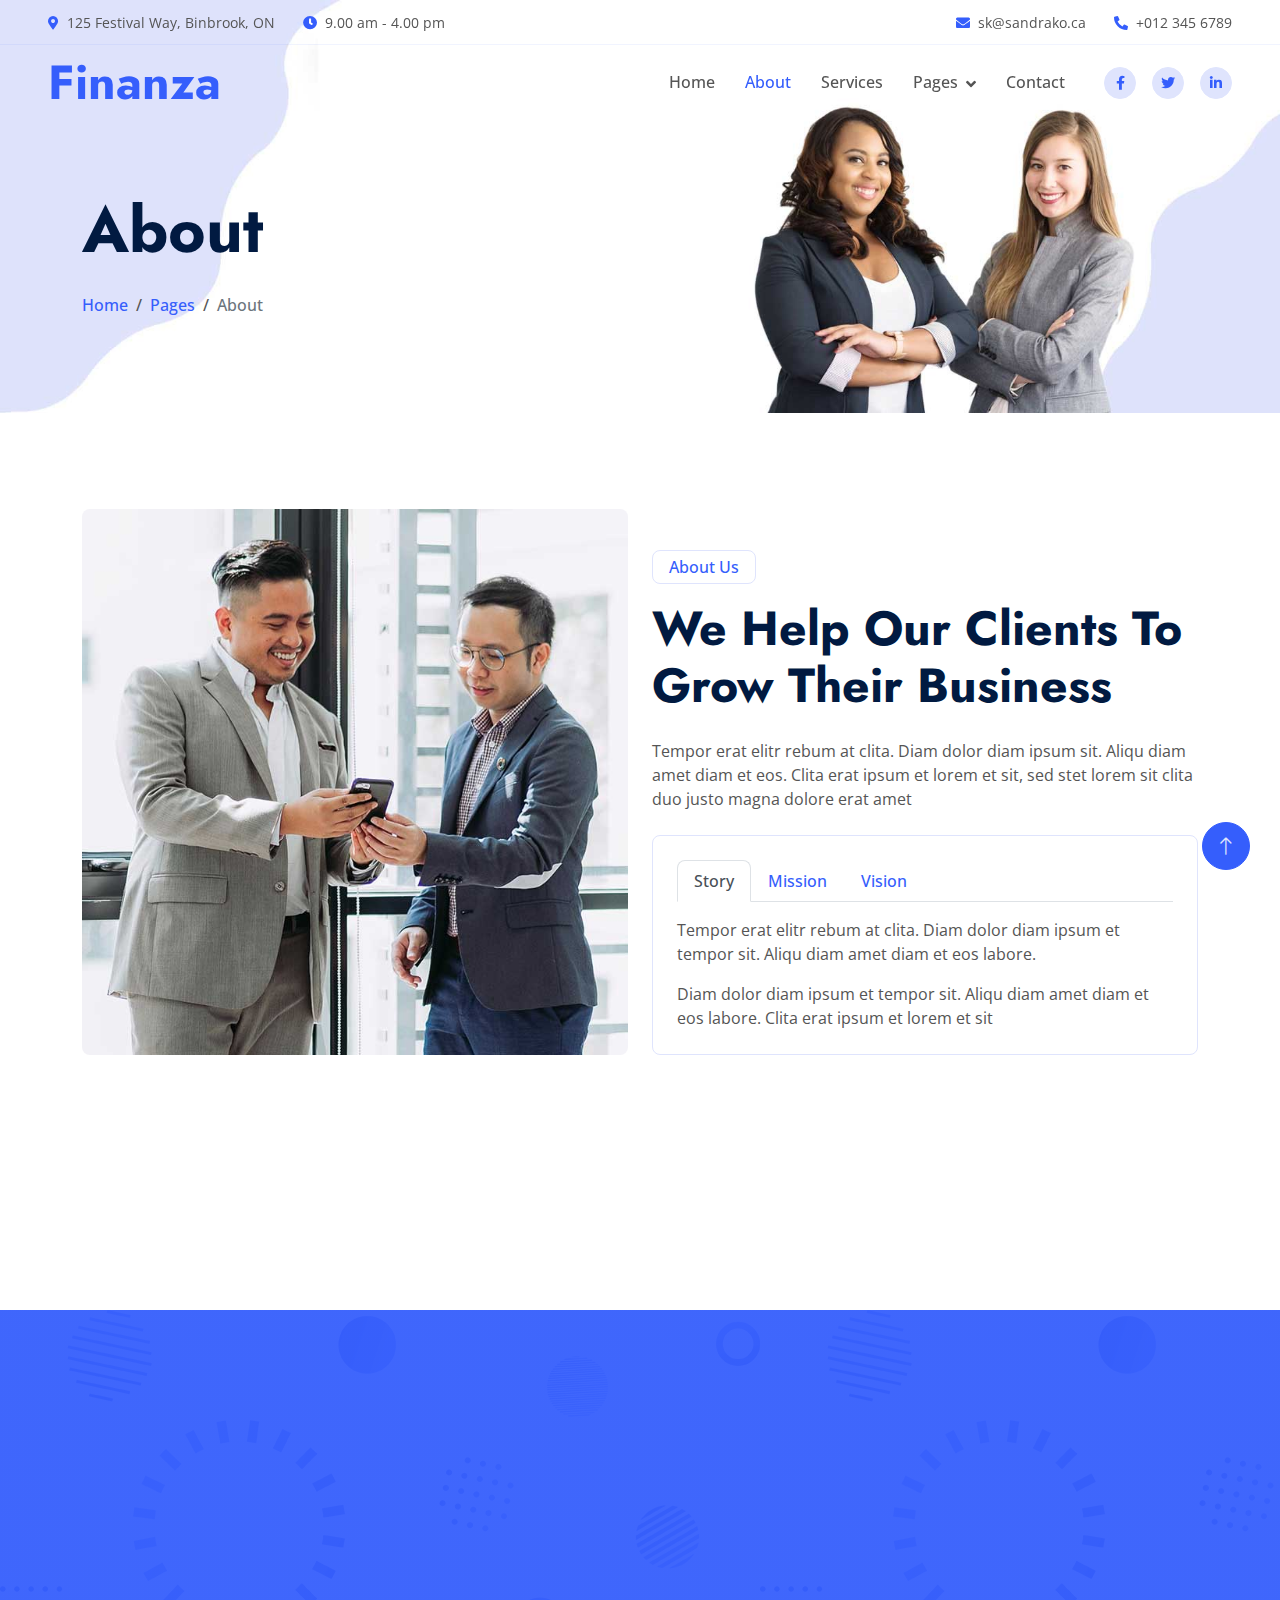
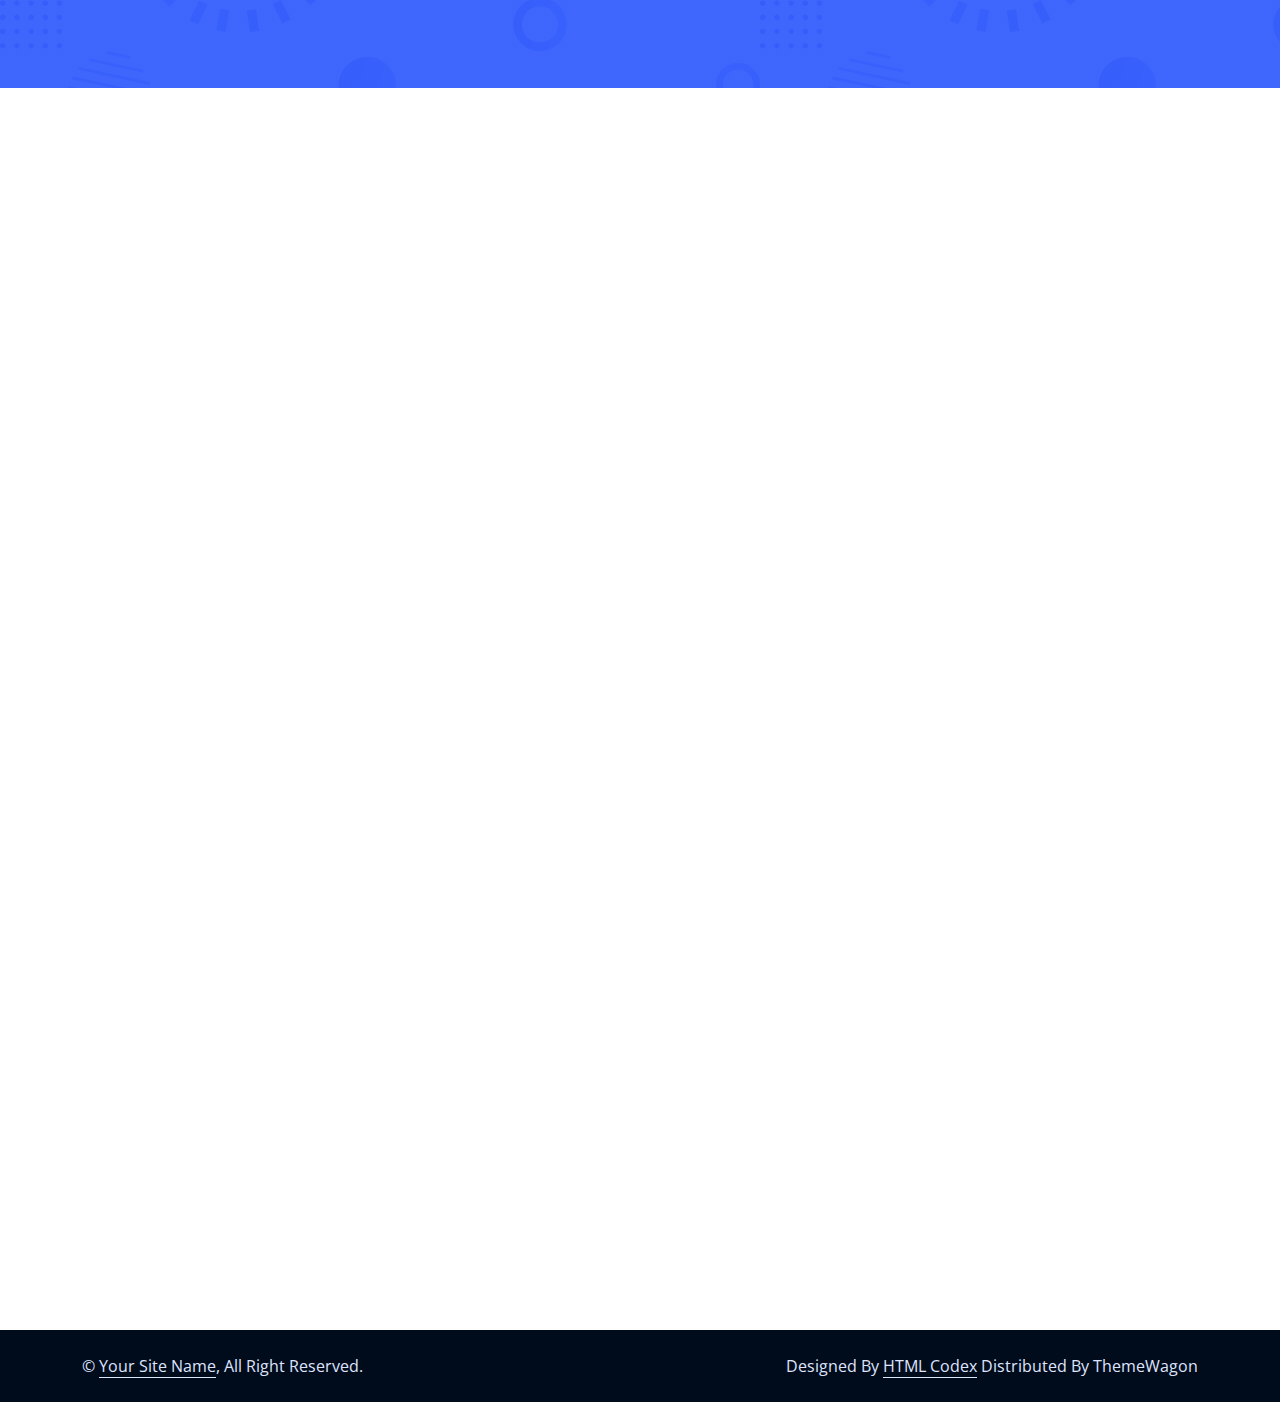
<file: about.html>
<!DOCTYPE html>
<html lang="en">

<head>
    <meta charset="utf-8">
    <title>SandraKo Accounting - About</title>
    <meta content="width=device-width, initial-scale=1.0" name="viewport">
    <meta content="" name="keywords">
    <meta content="" name="description">

    <!-- Favicon -->
    <link href="img/favicon.ico" rel="icon">

    <!-- Google Web Fonts -->
    <link rel="preconnect" href="https://fonts.googleapis.com">
    <link rel="preconnect" href="https://fonts.gstatic.com" crossorigin>
    <link
        href="https://fonts.googleapis.com/css2?family=Jost:wght@500;600;700&family=Open+Sans:wght@400;500&display=swap"
        rel="stylesheet">

    <!-- Icon Font Stylesheet -->
    <link href="https://cdnjs.cloudflare.com/ajax/libs/font-awesome/5.10.0/css/all.min.css" rel="stylesheet">
    <link href="https://cdn.jsdelivr.net/npm/bootstrap-icons@1.4.1/font/bootstrap-icons.css" rel="stylesheet">

    <!-- Libraries Stylesheet -->
    <link href="lib/animate/animate.min.css" rel="stylesheet">
    <link href="lib/owlcarousel/assets/owl.carousel.min.css" rel="stylesheet">

    <!-- Customized Bootstrap Stylesheet -->
    <link href="css/bootstrap.min.css" rel="stylesheet">

    <!-- Template Stylesheet -->
    <link href="css/style.css" rel="stylesheet">
</head>

<body>
    <!-- Spinner Start -->
    <div id="spinner"
        class="show bg-white position-fixed translate-middle w-100 vh-100 top-50 start-50 d-flex align-items-center justify-content-center">
        <div class="spinner-border text-primary" role="status" style="width: 3rem; height: 3rem;"></div>
    </div>
    <!-- Spinner End -->


    <!-- Navbar Start -->
    <div class="container-fluid fixed-top px-0 wow fadeIn" data-wow-delay="0.1s">
        <div class="top-bar row gx-0 align-items-center d-none d-lg-flex">
            <div class="col-lg-6 px-5 text-start">
                <small><i class="fa fa-map-marker-alt text-primary me-2"></i>125 Festival Way, Binbrook, ON</small>
                <small class="ms-4"><i class="fa fa-clock text-primary me-2"></i>9.00 am - 4.00 pm</small>
            </div>
            <div class="col-lg-6 px-5 text-end">
                <small><i class="fa fa-envelope text-primary me-2"></i>sk@sandrako.ca</small>
                <small class="ms-4"><i class="fa fa-phone-alt text-primary me-2"></i>+012 345 6789</small>
            </div>
        </div>

        <nav class="navbar navbar-expand-lg navbar-light py-lg-0 px-lg-5 wow fadeIn" data-wow-delay="0.1s">
            <a href="index.html" class="navbar-brand ms-4 ms-lg-0">
                <h1 class="display-5 text-primary m-0">Finanza</h1>
            </a>
            <button type="button" class="navbar-toggler me-4" data-bs-toggle="collapse"
                data-bs-target="#navbarCollapse">
                <span class="navbar-toggler-icon"></span>
            </button>
            <div class="collapse navbar-collapse" id="navbarCollapse">
                <div class="navbar-nav ms-auto p-4 p-lg-0">
                    <a href="index.html" class="nav-item nav-link">Home</a>
                    <a href="about.html" class="nav-item nav-link active">About</a>
                    <a href="service.html" class="nav-item nav-link">Services</a>
                    <div class="nav-item dropdown">
                        <a href="#" class="nav-link dropdown-toggle" data-bs-toggle="dropdown">Pages</a>
                        <div class="dropdown-menu border-light m-0">
                            <a href="project.html" class="dropdown-item">Projects</a>
                            <a href="feature.html" class="dropdown-item">Features</a>
                            <a href="team.html" class="dropdown-item">Team Member</a>
                            <a href="testimonial.html" class="dropdown-item">Testimonial</a>
                            <a href="404.html" class="dropdown-item">404 Page</a>
                        </div>
                    </div>
                    <a href="contact.html" class="nav-item nav-link">Contact</a>
                </div>
                <div class="d-none d-lg-flex ms-2">
                    <a class="btn btn-light btn-sm-square rounded-circle ms-3" href="">
                        <small class="fab fa-facebook-f text-primary"></small>
                    </a>
                    <a class="btn btn-light btn-sm-square rounded-circle ms-3" href="">
                        <small class="fab fa-twitter text-primary"></small>
                    </a>
                    <a class="btn btn-light btn-sm-square rounded-circle ms-3" href="">
                        <small class="fab fa-linkedin-in text-primary"></small>
                    </a>
                </div>
            </div>
        </nav>
    </div>
    <!-- Navbar End -->


    <!-- Page Header Start -->
    <div class="container-fluid page-header mb-5 wow fadeIn" data-wow-delay="0.1s">
        <div class="container">
            <h1 class="display-3 mb-4 animated slideInDown">About</h1>
            <nav aria-label="breadcrumb animated slideInDown">
                <ol class="breadcrumb mb-0">
                    <li class="breadcrumb-item"><a href="#">Home</a></li>
                    <li class="breadcrumb-item"><a href="#">Pages</a></li>
                    <li class="breadcrumb-item active" aria-current="page">About</li>
                </ol>
            </nav>
        </div>
    </div>
    <!-- Page Header End -->


    <!-- About Start -->
    <div class="container-xxl py-5">
        <div class="container">
            <div class="row g-4 align-items-end mb-4">
                <div class="col-lg-6 wow fadeInUp" data-wow-delay="0.1s">
                    <img class="img-fluid rounded" src="img/about.jpg">
                </div>
                <div class="col-lg-6 wow fadeInUp" data-wow-delay="0.3s">
                    <p class="d-inline-block border rounded text-primary fw-semi-bold py-1 px-3">About Us</p>
                    <h1 class="display-5 mb-4">We Help Our Clients To Grow Their Business</h1>
                    <p class="mb-4">Tempor erat elitr rebum at clita. Diam dolor diam ipsum sit. Aliqu diam amet diam et
                        eos. Clita erat ipsum et lorem et sit, sed stet lorem sit clita duo justo magna dolore erat amet
                    </p>
                    <div class="border rounded p-4">
                        <nav>
                            <div class="nav nav-tabs mb-3" id="nav-tab" role="tablist">
                                <button class="nav-link fw-semi-bold active" id="nav-story-tab" data-bs-toggle="tab"
                                    data-bs-target="#nav-story" type="button" role="tab" aria-controls="nav-story"
                                    aria-selected="true">Story</button>
                                <button class="nav-link fw-semi-bold" id="nav-mission-tab" data-bs-toggle="tab"
                                    data-bs-target="#nav-mission" type="button" role="tab" aria-controls="nav-mission"
                                    aria-selected="false">Mission</button>
                                <button class="nav-link fw-semi-bold" id="nav-vision-tab" data-bs-toggle="tab"
                                    data-bs-target="#nav-vision" type="button" role="tab" aria-controls="nav-vision"
                                    aria-selected="false">Vision</button>
                            </div>
                        </nav>
                        <div class="tab-content" id="nav-tabContent">
                            <div class="tab-pane fade show active" id="nav-story" role="tabpanel"
                                aria-labelledby="nav-story-tab">
                                <p>Tempor erat elitr rebum at clita. Diam dolor diam ipsum et tempor sit. Aliqu diam
                                    amet diam et eos labore.</p>
                                <p class="mb-0">Diam dolor diam ipsum et tempor sit. Aliqu diam amet diam et eos labore.
                                    Clita erat ipsum et lorem et sit</p>
                            </div>
                            <div class="tab-pane fade" id="nav-mission" role="tabpanel"
                                aria-labelledby="nav-mission-tab">
                                <p>Tempor erat elitr rebum at clita. Diam dolor diam ipsum et tempor sit. Aliqu diam
                                    amet diam et eos labore.</p>
                                <p class="mb-0">Diam dolor diam ipsum et tempor sit. Aliqu diam amet diam et eos labore.
                                    Clita erat ipsum et lorem et sit</p>
                            </div>
                            <div class="tab-pane fade" id="nav-vision" role="tabpanel" aria-labelledby="nav-vision-tab">
                                <p>Tempor erat elitr rebum at clita. Diam dolor diam ipsum et tempor sit. Aliqu diam
                                    amet diam et eos labore.</p>
                                <p class="mb-0">Diam dolor diam ipsum et tempor sit. Aliqu diam amet diam et eos labore.
                                    Clita erat ipsum et lorem et sit</p>
                            </div>
                        </div>
                    </div>
                </div>
            </div>
            <div class="border rounded p-4 wow fadeInUp" data-wow-delay="0.1s">
                <div class="row g-4">
                    <div class="col-lg-4 wow fadeIn" data-wow-delay="0.1s">
                        <div class="h-100">
                            <div class="d-flex">
                                <div class="flex-shrink-0 btn-lg-square rounded-circle bg-primary">
                                    <i class="fa fa-times text-white"></i>
                                </div>
                                <div class="ps-3">
                                    <h4>No Hidden Cost</h4>
                                    <span>Clita erat ipsum lorem sit sed stet duo justo</span>
                                </div>
                                <div class="border-end d-none d-lg-block"></div>
                            </div>
                            <div class="border-bottom mt-4 d-block d-lg-none"></div>
                        </div>
                    </div>
                    <div class="col-lg-4 wow fadeIn" data-wow-delay="0.3s">
                        <div class="h-100">
                            <div class="d-flex">
                                <div class="flex-shrink-0 btn-lg-square rounded-circle bg-primary">
                                    <i class="fa fa-users text-white"></i>
                                </div>
                                <div class="ps-3">
                                    <h4>Dedicated Team</h4>
                                    <span>Clita erat ipsum lorem sit sed stet duo justo</span>
                                </div>
                                <div class="border-end d-none d-lg-block"></div>
                            </div>
                            <div class="border-bottom mt-4 d-block d-lg-none"></div>
                        </div>
                    </div>
                    <div class="col-lg-4 wow fadeIn" data-wow-delay="0.5s">
                        <div class="h-100">
                            <div class="d-flex">
                                <div class="flex-shrink-0 btn-lg-square rounded-circle bg-primary">
                                    <i class="fa fa-phone text-white"></i>
                                </div>
                                <div class="ps-3">
                                    <h4>24/7 Available</h4>
                                    <span>Clita erat ipsum lorem sit sed stet duo justo</span>
                                </div>
                            </div>
                        </div>
                    </div>
                </div>
            </div>
        </div>
    </div>
    <!-- About End -->


    <!-- Facts Start -->
    <div class="container-fluid facts my-5 py-5">
        <div class="container py-5">
            <div class="row g-5">
                <div class="col-sm-6 col-lg-3 text-center wow fadeIn" data-wow-delay="0.1s">
                    <i class="fa fa-users fa-3x text-white mb-3"></i>
                    <h1 class="display-4 text-white" data-toggle="counter-up">1234</h1>
                    <span class="fs-5 text-white">Happy Clients</span>
                    <hr class="bg-white w-25 mx-auto mb-0">
                </div>
                <div class="col-sm-6 col-lg-3 text-center wow fadeIn" data-wow-delay="0.3s">
                    <i class="fa fa-check fa-3x text-white mb-3"></i>
                    <h1 class="display-4 text-white" data-toggle="counter-up">1234</h1>
                    <span class="fs-5 text-white">Projects Completed</span>
                    <hr class="bg-white w-25 mx-auto mb-0">
                </div>
                <div class="col-sm-6 col-lg-3 text-center wow fadeIn" data-wow-delay="0.5s">
                    <i class="fa fa-users-cog fa-3x text-white mb-3"></i>
                    <h1 class="display-4 text-white" data-toggle="counter-up">1234</h1>
                    <span class="fs-5 text-white">Dedicated Staff</span>
                    <hr class="bg-white w-25 mx-auto mb-0">
                </div>
                <div class="col-sm-6 col-lg-3 text-center wow fadeIn" data-wow-delay="0.7s">
                    <i class="fa fa-award fa-3x text-white mb-3"></i>
                    <h1 class="display-4 text-white" data-toggle="counter-up">1234</h1>
                    <span class="fs-5 text-white">Awards Achieved</span>
                    <hr class="bg-white w-25 mx-auto mb-0">
                </div>
            </div>
        </div>
    </div>
    <!-- Facts End -->


    <!-- Team Start -->
    <div class="container-xxl py-5">
        <div class="container">
            <div class="text-center mx-auto wow fadeInUp" data-wow-delay="0.1s" style="max-width: 600px;">
                <p class="d-inline-block border rounded text-primary fw-semi-bold py-1 px-3">Our Team</p>
                <h1 class="display-5 mb-5">Exclusive Team</h1>
            </div>
            <div class="row g-4">
                <div class="col-lg-4 col-md-6 wow fadeInUp" data-wow-delay="0.1s">
                    <div class="team-item">
                        <img class="img-fluid rounded" src="img/team-1.jpg" alt="">
                        <div class="team-text">
                            <h4 class="mb-0">Kate Winslet</h4>
                            <div class="team-social d-flex">
                                <a class="btn btn-square rounded-circle mx-1" href=""><i
                                        class="fab fa-facebook-f"></i></a>
                                <a class="btn btn-square rounded-circle mx-1" href=""><i class="fab fa-twitter"></i></a>
                                <a class="btn btn-square rounded-circle mx-1" href=""><i
                                        class="fab fa-instagram"></i></a>
                            </div>
                        </div>
                    </div>
                </div>
                <div class="col-lg-4 col-md-6 wow fadeInUp" data-wow-delay="0.3s">
                    <div class="team-item">
                        <img class="img-fluid rounded" src="img/team-2.jpg" alt="">
                        <div class="team-text">
                            <h4 class="mb-0">Jac Jacson</h4>
                            <div class="team-social d-flex">
                                <a class="btn btn-square rounded-circle mx-1" href=""><i
                                        class="fab fa-facebook-f"></i></a>
                                <a class="btn btn-square rounded-circle mx-1" href=""><i class="fab fa-twitter"></i></a>
                                <a class="btn btn-square rounded-circle mx-1" href=""><i
                                        class="fab fa-instagram"></i></a>
                            </div>
                        </div>
                    </div>
                </div>
                <div class="col-lg-4 col-md-6 wow fadeInUp" data-wow-delay="0.5s">
                    <div class="team-item">
                        <img class="img-fluid rounded" src="img/team-3.jpg" alt="">
                        <div class="team-text">
                            <h4 class="mb-0">Doris Jordan</h4>
                            <div class="team-social d-flex">
                                <a class="btn btn-square rounded-circle mx-1" href=""><i
                                        class="fab fa-facebook-f"></i></a>
                                <a class="btn btn-square rounded-circle mx-1" href=""><i class="fab fa-twitter"></i></a>
                                <a class="btn btn-square rounded-circle mx-1" href=""><i
                                        class="fab fa-instagram"></i></a>
                            </div>
                        </div>
                    </div>
                </div>
            </div>
        </div>
    </div>
    <!-- Team End -->


    <!-- Footer Start -->
    <div class="container-fluid bg-dark text-light footer mt-5 py-5 wow fadeIn" data-wow-delay="0.1s">
        <div class="container py-5">
            <div class="row g-5">
                <div class="col-lg-3 col-md-6">
                    <h4 class="text-white mb-4">Our Office</h4>
                    <p class="mb-2"><i class="fa fa-map-marker-alt me-3"></i>125 Festival Way, Binbrook, ON</p>
                    <p class="mb-2"><i class="fa fa-phone-alt me-3"></i>+1 289-700-4365</p>
                    <p class="mb-2"><i class="fa fa-envelope me-3"></i>sk@sandrako.ca</p>
                    <div class="d-flex pt-2">
                        <a class="btn btn-square btn-outline-light rounded-circle me-2" href=""><i
                                class="fab fa-twitter"></i></a>
                        <a class="btn btn-square btn-outline-light rounded-circle me-2" href=""><i
                                class="fab fa-facebook-f"></i></a>
                        <a class="btn btn-square btn-outline-light rounded-circle me-2" href=""><i
                                class="fab fa-youtube"></i></a>
                        <a class="btn btn-square btn-outline-light rounded-circle me-2" href=""><i
                                class="fab fa-linkedin-in"></i></a>
                    </div>
                </div>
                <div class="col-lg-3 col-md-6">
                    <h4 class="text-white mb-4">Services</h4>
                    <a class="btn btn-link" href="">Financial Planning</a>
                    <a class="btn btn-link" href="">Cash Investment</a>
                    <a class="btn btn-link" href="">Financial Consultancy</a>
                    <a class="btn btn-link" href="">Business Loans</a>
                    <a class="btn btn-link" href="">Business Analysis</a>
                </div>
                <div class="col-lg-3 col-md-6">
                    <h4 class="text-white mb-4">Quick Links</h4>
                    <a class="btn btn-link" href="">About Us</a>
                    <a class="btn btn-link" href="">Contact Us</a>
                    <a class="btn btn-link" href="">Our Services</a>
                    <a class="btn btn-link" href="">Terms & Condition</a>
                    <a class="btn btn-link" href="">Support</a>
                </div>
                <div class="col-lg-3 col-md-6">
                    <h4 class="text-white mb-4">Newsletter</h4>
                    <p>Dolor amet sit justo amet elitr clita ipsum elitr est.</p>
                    <div class="position-relative w-100">
                        <input class="form-control bg-white border-0 w-100 py-3 ps-4 pe-5" type="text"
                            placeholder="Your email">
                        <button type="button"
                            class="btn btn-primary py-2 position-absolute top-0 end-0 mt-2 me-2">SignUp</button>
                    </div>
                </div>
            </div>
        </div>
    </div>
    <!-- Footer End -->


    <!-- Copyright Start -->
    <div class="container-fluid copyright py-4">
        <div class="container">
            <div class="row">
                <div class="col-md-6 text-center text-md-start mb-3 mb-md-0">
                    &copy; <a class="border-bottom" href="#">Your Site Name</a>, All Right Reserved.
                </div>
                <div class="col-md-6 text-center text-md-end">
                    <!--/*** This template is free as long as you keep the footer author’s credit link/attribution link/backlink. If you'd like to use the template without the footer author’s credit link/attribution link/backlink, you can purchase the Credit Removal License from "https://htmlcodex.com/credit-removal". Thank you for your support. ***/-->
                    Designed By <a class="border-bottom" href="https://htmlcodex.com">HTML Codex</a> Distributed By <a
                        href="https://themewagon.com">ThemeWagon</a>
                </div>
            </div>
        </div>
    </div>
    <!-- Copyright End -->


    <!-- Back to Top -->
    <a href="#" class="btn btn-lg btn-primary btn-lg-square rounded-circle back-to-top"><i
            class="bi bi-arrow-up"></i></a>


    <!-- JavaScript Libraries -->
    <script src="https://code.jquery.com/jquery-3.4.1.min.js"></script>
    <script src="https://cdn.jsdelivr.net/npm/bootstrap@5.0.0/dist/js/bootstrap.bundle.min.js"></script>
    <script src="lib/wow/wow.min.js"></script>
    <script src="lib/easing/easing.min.js"></script>
    <script src="lib/waypoints/waypoints.min.js"></script>
    <script src="lib/owlcarousel/owl.carousel.min.js"></script>
    <script src="lib/counterup/counterup.min.js"></script>

    <!-- Template Javascript -->
    <script src="js/main.js"></script>
</body>

</html>
</file>
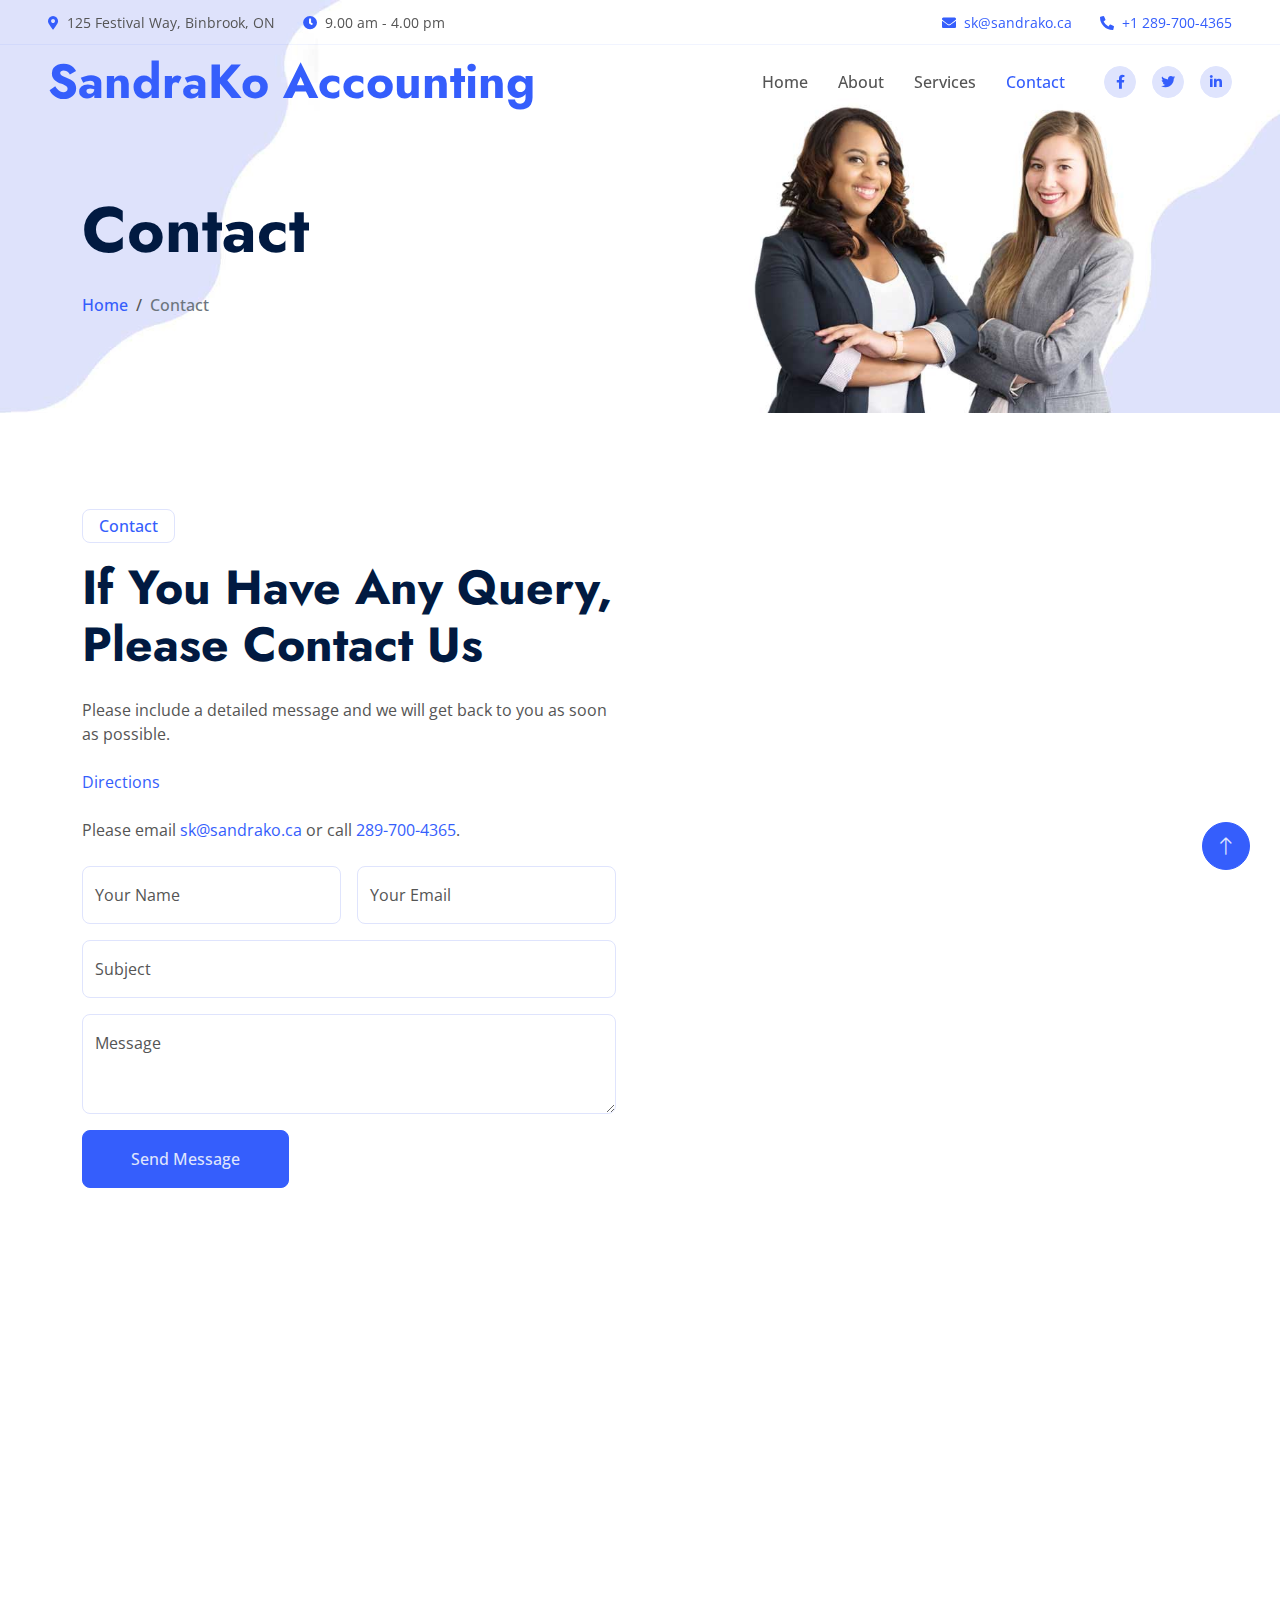
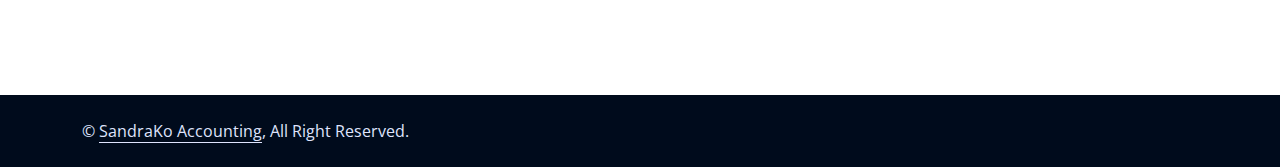
<file: contact.html>
<!DOCTYPE html>
<html lang="en">

<head>
    <meta charset="utf-8">
    <title>SandraKo Accounting - Contact us</title>
    <meta content="width=device-width, initial-scale=1.0" name="viewport">

    <meta name="keywords" content="contact, accounting, bookkeeping, taxes, payroll, deductions, disability tax benefit">
    <meta name="description" content="Contact Sandra Ko Accounting for inquiries about our accounting services, including bookkeeping, tax preparation, payroll, deductions, and assistance with disability tax benefits.">

    <meta property="og:image" content="https://www.sandrako.ca/img/logo.png">
    <meta property="og:locale" content="en_CA">
    <meta property="og:title" content="Contact Sandra Ko Accounting">
    <meta property="og:description" content="Contact Sandra Ko Accounting for inquiries about our accounting services.">
    <meta property="og:site_name" content="Sandra Ko Accounting">
    <meta property="og:url" content="https://www.sandrako.ca/contact">

    <link rel="canonical" href="https://sandrako.ca/contact.html">

    <!-- Favicon -->
    <link href="img/favicon.ico" rel="icon">

    <!-- Google Web Fonts -->
    <link rel="preconnect" href="https://fonts.googleapis.com">
    <link rel="preconnect" href="https://fonts.gstatic.com" crossorigin>
    <link
        href="https://fonts.googleapis.com/css2?family=Jost:wght@500;600;700&family=Open+Sans:wght@400;500&display=swap"
        rel="stylesheet">

    <!-- Icon Font Stylesheet -->
    <link href="https://cdnjs.cloudflare.com/ajax/libs/font-awesome/5.10.0/css/all.min.css" rel="stylesheet">
    <link href="https://cdn.jsdelivr.net/npm/bootstrap-icons@1.4.1/font/bootstrap-icons.css" rel="stylesheet">

    <!-- Libraries Stylesheet -->
    <link href="lib/animate/animate.min.css" rel="stylesheet">
    <link href="lib/owlcarousel/assets/owl.carousel.min.css" rel="stylesheet">

    <!-- Customized Bootstrap Stylesheet -->
    <link href="css/bootstrap.min.css" rel="stylesheet">

    <!-- Template Stylesheet -->
    <link href="css/style.css" rel="stylesheet">

    <!-- Google tag (gtag.js) -->
    <script async src="https://www.googletagmanager.com/gtag/js?id=G-6QQWPGY24V"></script>
    <script>
      window.dataLayer = window.dataLayer || [];
      function gtag(){dataLayer.push(arguments);}
      gtag('js', new Date());
      gtag('config', 'G-6QQWPGY24V');
    </script>

    <script type="application/ld+json">
    {
      "@context": "http://schema.org",
      "@type": "ContactPage",
      "name": "Contact Sandra Ko Accounting",
      "description": "Contact Sandra Ko Accounting for inquiries about our accounting services, including bookkeeping, tax preparation, payroll, deductions, and assistance with disability tax benefits.",
      "url": "https://www.sandrako.ca/contact",
      "image": "https://www.sandrako.ca/img/logo.png",
      "address": {
        "@type": "PostalAddress",
        "streetAddress": "125 Festival Way",
        "addressLocality": "Binbrook",
        "addressRegion": "ON",
        "postalCode": "L0R 1C0",
        "addressCountry": "CA"
      },
      "telephone": "289-700-4365",
      "email": "sk@sandrako.ca",
      "openingHours": "Mo-Fr 08:00-16:00",
      "contactPoint": {
        "@type": "ContactPoint",
        "telephone": "289-700-4365",
        "contactType": "customer service",
        "availableLanguage": "English, Polish"
      }
    }
    </script>

    <script type="text/javascript" src="https://w.sharethis.com/button/buttons.js"></script>
    <script type="text/javascript">stLight.options({publisher: "87d14b75-7d21-4e2d-91a4-6eb974f26cb3", doNotHash: false, doNotCopy: false, hashAddressBar: false});</script>

</head>

<body>
    <!-- Spinner Start -->
    <div id="spinner"
        class="show bg-white position-fixed translate-middle w-100 vh-100 top-50 start-50 d-flex align-items-center justify-content-center">
        <div class="spinner-border text-primary" role="status" style="width: 3rem; height: 3rem;"></div>
    </div>
    <!-- Spinner End -->


    <!-- Navbar Start -->
    <div class="container-fluid fixed-top px-0 wow fadeIn" data-wow-delay="0.1s">
        <div class="top-bar row gx-0 align-items-center d-none d-lg-flex">
            <div class="col-lg-6 px-5 text-start">
                <small><i class="fa fa-map-marker-alt text-primary me-2"></i>125 Festival Way, Binbrook, ON</small>
                <small class="ms-4"><i class="fa fa-clock text-primary me-2"></i>9.00 am - 4.00 pm</small>
            </div>
            <div class="col-lg-6 px-5 text-end">
                <small><i class="fa fa-envelope text-primary me-2"></i><a href="mailto:sk@sandrako.ca">sk@sandrako.ca</a></small>
                <small class="ms-4"><i class="fa fa-phone-alt text-primary me-2"></i><a href="tel:289-700-4365">+1 289-700-4365</a></small>
            </div>
        </div>

        <nav class="navbar navbar-expand-lg navbar-light py-lg-0 px-lg-5 wow fadeIn" data-wow-delay="0.1s">
            <a href="index.html" class="navbar-brand ms-4 ms-lg-0">
                <h1 class="display-5 text-primary m-0">SandraKo Accounting</h1>
            </a>
            <button type="button" class="navbar-toggler me-4" data-bs-toggle="collapse"
                data-bs-target="#navbarCollapse">
                <span class="navbar-toggler-icon"></span>
            </button>
            <div class="collapse navbar-collapse" id="navbarCollapse">
                <div class="navbar-nav ms-auto p-4 p-lg-0">
                    <a href="index.html" class="nav-item nav-link">Home</a>
                    <a href="index.html#about" class="nav-item nav-link">About</a>
                    <a href="index.html#service" class="nav-item nav-link">Services</a>
                    <a href="contact.html" class="nav-item nav-link active">Contact</a>
                </div>
                <div class="d-none d-lg-flex ms-2">
                    <a class="btn btn-light btn-sm-square rounded-circle ms-3" href="">
                        <small class="fab fa-facebook-f text-primary"></small>
                    </a>
                    <a class="btn btn-light btn-sm-square rounded-circle ms-3" href="">
                        <small class="fab fa-twitter text-primary"></small>
                    </a>
                    <a class="btn btn-light btn-sm-square rounded-circle ms-3" href="">
                        <small class="fab fa-linkedin-in text-primary"></small>
                    </a>
                </div>
            </div>
        </nav>
    </div>
    <!-- Navbar End -->


    <!-- Page Header Start -->
    <div class="container-fluid page-header mb-5 wow fadeIn" data-wow-delay="0.1s">
        <div class="container">
            <h1 class="display-3 mb-4 animated slideInDown">Contact</h1>
            <nav aria-label="breadcrumb animated slideInDown">
                <ol class="breadcrumb mb-0">
                    <li class="breadcrumb-item"><a href="index.html">Home</a></li>
<!--                    <li class="breadcrumb-item"><a href="#">Pages</a></li>-->
                    <li class="breadcrumb-item active" aria-current="page">Contact</li>
                </ol>
            </nav>
        </div>
    </div>
    <!-- Page Header End -->


    <!-- Contact Start -->
    <div class="container-xxl py-5">
        <div class="container">
            <div class="row g-5">
                <div class="col-lg-6 wow fadeIn" data-wow-delay="0.1s">
                    <p class="d-inline-block border rounded text-primary fw-semi-bold py-1 px-3">Contact</p>
                    <h1 class="display-5 mb-4">If You Have Any Query, Please Contact Us</h1>
                    <p class="mb-4">Please include a detailed message and we will get back to you as soon as possible.</p>
                    <p class="mb-4"><a href="https://www.google.com/maps/dir//125+Festival+Way,+Binbrook,+ON+L0R+1C0" target="_blank">Directions</a></p>

                    <p class="mb-4">Please email <a href="mailto:sk@sandrako.ca">sk@sandrako.ca</a> or call <a href="tel:289-700-4365">289-700-4365</a>.</p>

                    <form id="emailForm" action="/email" method="post">
                        <div class="row g-3">
                            <div class="col-md-6">
                                <div class="form-floating">
                                    <input type="text" class="form-control" id="from_user" placeholder="Your Name" name="from_user" required>
                                    <label for="name">Your Name</label>
                                </div>
                            </div>
                            <div class="col-md-6">
                                <div class="form-floating">
                                    <input type="email" class="form-control" id="email" placeholder="Your Email" name="from_user_email" required>
                                    <label for="email">Your Email</label>
                                </div>
                            </div>
                            <div class="col-12">
                                <div class="form-floating">
                                    <input type="text" class="form-control" id="subject" name="subject" placeholder="Subject" required>
                                    <label for="subject">Subject</label>
                                </div>
                            </div>
                            <div class="col-12">
                                <div class="form-floating">
                                    <textarea class="form-control" placeholder="Leave a message here" id="message"
                                        style="height: 100px" name="message" required></textarea>
                                    <label for="message">Message</label>
                                </div>
                            </div>
                            <div class="col-12">
                                <input type="submit" class="btn btn-primary py-3 px-5" type="submit" value="Send Message">
                            </div>
                        </div>
                    </form>
                </div>
                <div class="col-lg-6 wow fadeIn" data-wow-delay="0.5s" style="min-height: 450px;">
                    <div class="position-relative rounded overflow-hidden h-100">
                        <iframe class="position-relative w-100 h-100"
                            src="https://www.google.com/maps/embed?pb=!1m18!1m12!1m3!1d2911.8779737871278!2d-79.81435068823673!3d43.12808957101137!2m3!1f0!2f0!3f0!3m2!1i1024!2i768!4f13.1!3m3!1m2!1s0x882c96c123927fcd%3A0x10d086fa4124594d!2s125%20Festival%20Way%2C%20Binbrook%2C%20ON%20L0R%201C0!5e0!3m2!1sen!2sca!4v1705768684076!5m2!1sen!2sca"
                            frameborder="0" style="min-height: 450px; border:0;" allowfullscreen="" aria-hidden="false"
                            tabindex="0"></iframe>
                    </div>
                </div>
            </div>
        </div>
    </div>
    <!-- Contact End -->


    <!-- Footer Start -->
    <div class="container-fluid bg-dark text-light footer mt-5 py-5 wow fadeIn" data-wow-delay="0.1s">
        <div class="container py-5">
            <div class="row g-5">
                <div class="col-lg-3 col-md-6">
                    <h4 class="text-white mb-4">Our Office</h4>
                    <p class="mb-2"><i class="fa fa-map-marker-alt me-3"></i>125 Festival Way, Binbrook, ON</p>
                    <p class="mb-2"><i class="fa fa-phone-alt me-3"></i><a href="tel:289-700-4365">+1 289-700-4365</a></p>
                    <p class="mb-2"><i class="fa fa-envelope me-3"></i><a href="mailto:sk@sandrako.ca">sk@sandrako.ca</a></p>
                    <div class="d-flex pt-2">
                        <a class="btn btn-square btn-outline-light rounded-circle me-2" href=""><i
                                class="fab fa-twitter"></i></a>
                        <a class="btn btn-square btn-outline-light rounded-circle me-2" href=""><i
                                class="fab fa-facebook-f"></i></a>
                        <a class="btn btn-square btn-outline-light rounded-circle me-2" href=""><i
                                class="fab fa-youtube"></i></a>
                        <a class="btn btn-square btn-outline-light rounded-circle me-2" href=""><i
                                class="fab fa-linkedin-in"></i></a>
                    </div>
                </div>
                <div class="col-lg-3 col-md-6">
                    <h4 class="text-white mb-4">Services</h4>
                    <a class="btn btn-link" href="index.html#service">Financial Planning</a>
                    <a class="btn btn-link" href="index.html#service">Cash Investment</a>
                    <a class="btn btn-link" href="index.html#service">Financial Consultancy</a>
                    <a class="btn btn-link" href="index.html#service">Tax Credit</a>
                    <a class="btn btn-link" href="index.html#service">Personal Tax</a>
                </div>
                <div class="col-lg-3 col-md-6">
                    <h4 class="text-white mb-4">Quick Links</h4>
                    <a class="btn btn-link" href="index.html#about">About Us</a>
                    <a class="btn btn-link" href="contact.html">Contact Us</a>
                    <a class="btn btn-link" href="index.html#service">Our Services</a>
<!--                    <a class="btn btn-link" href="">Terms & Condition</a>-->
<!--                    <a class="btn btn-link" href="">Support</a>-->
                </div>
<!--                <div class="col-lg-3 col-md-6">-->
<!--                    <h4 class="text-white mb-4">Newsletter</h4>-->
<!--                    <p>Dolor amet sit justo amet elitr clita ipsum elitr est.</p>-->
<!--                    <div class="position-relative w-100">-->
<!--                        <input class="form-control bg-white border-0 w-100 py-3 ps-4 pe-5" type="text"-->
<!--                            placeholder="Your email">-->
<!--                        <button type="button"-->
<!--                            class="btn btn-primary py-2 position-absolute top-0 end-0 mt-2 me-2">SignUp</button>-->
<!--                    </div>-->
<!--                </div>-->
            </div>
        </div>
    </div>
    <!-- Footer End -->


    <!-- Copyright Start -->
    <div class="container-fluid copyright py-4">
        <div class="container">
            <div class="row">
                <div class="col-md-6 text-center text-md-start mb-3 mb-md-0">
                    &copy; <a class="border-bottom" href="#">SandraKo Accounting</a>, All Right Reserved.
                </div>
                <div class="col-md-6 text-md-end">
                    <span class='st_sharethis_large' displayText='ShareThis'></span>
                    <span class='st_facebook_large' displayText='Facebook'></span>
                    <span class='st_twitter_large' displayText='Tweet'></span>
                    <span class='st_linkedin_large' displayText='LinkedIn'></span>
                    <span class='st_pinterest_large' displayText='Pinterest'></span>
                    <span class='st_email_large' displayText='Email'></span>
                </div>

            </div>
        </div>
    </div>
    <!-- Copyright End -->


    <!-- Back to Top -->
    <a href="#" class="btn btn-lg btn-primary btn-lg-square rounded-circle back-to-top"><i
            class="bi bi-arrow-up"></i></a>


    <!-- JavaScript Libraries -->
    <script src="https://code.jquery.com/jquery-3.4.1.min.js"></script>
    <script src="https://cdn.jsdelivr.net/npm/bootstrap@5.0.0/dist/js/bootstrap.bundle.min.js"></script>
    <script src="lib/wow/wow.min.js"></script>
    <script src="lib/easing/easing.min.js"></script>
    <script src="lib/waypoints/waypoints.min.js"></script>
    <script src="lib/owlcarousel/owl.carousel.min.js"></script>
    <script src="lib/counterup/counterup.min.js"></script>

    <!-- Template Javascript -->
    <script src="js/main.js"></script>
</body>

</html>
</file>
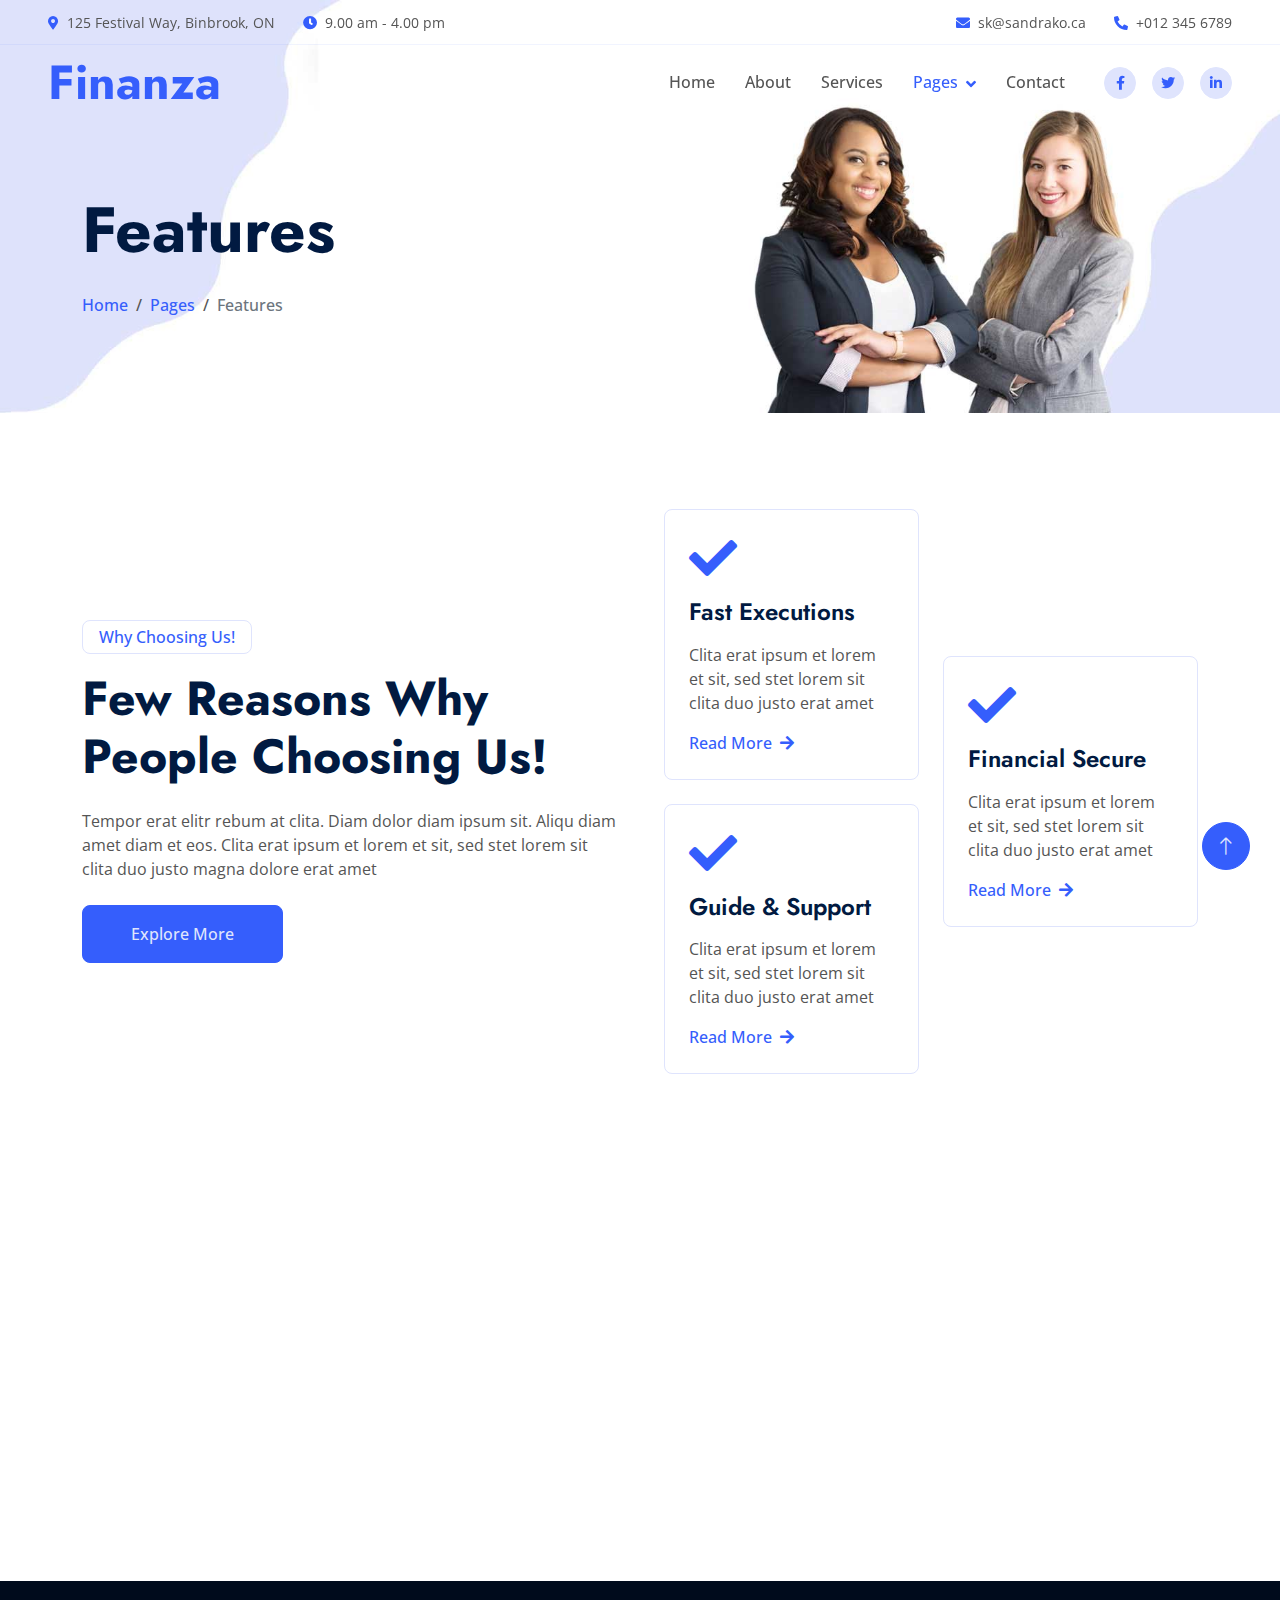
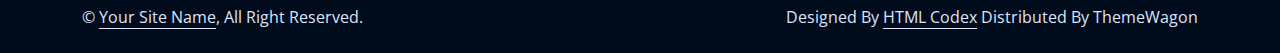
<file: feature.html>
<!DOCTYPE html>
<html lang="en">

<head>
    <meta charset="utf-8">
    <title>SandraKo Accounting - Feature</title>
    <meta content="width=device-width, initial-scale=1.0" name="viewport">
    <meta content="" name="keywords">
    <meta content="" name="description">

    <!-- Favicon -->
    <link href="img/favicon.ico" rel="icon">

    <!-- Google Web Fonts -->
    <link rel="preconnect" href="https://fonts.googleapis.com">
    <link rel="preconnect" href="https://fonts.gstatic.com" crossorigin>
    <link
        href="https://fonts.googleapis.com/css2?family=Jost:wght@500;600;700&family=Open+Sans:wght@400;500&display=swap"
        rel="stylesheet">

    <!-- Icon Font Stylesheet -->
    <link href="https://cdnjs.cloudflare.com/ajax/libs/font-awesome/5.10.0/css/all.min.css" rel="stylesheet">
    <link href="https://cdn.jsdelivr.net/npm/bootstrap-icons@1.4.1/font/bootstrap-icons.css" rel="stylesheet">

    <!-- Libraries Stylesheet -->
    <link href="lib/animate/animate.min.css" rel="stylesheet">
    <link href="lib/owlcarousel/assets/owl.carousel.min.css" rel="stylesheet">

    <!-- Customized Bootstrap Stylesheet -->
    <link href="css/bootstrap.min.css" rel="stylesheet">

    <!-- Template Stylesheet -->
    <link href="css/style.css" rel="stylesheet">
</head>

<body>
    <!-- Spinner Start -->
    <div id="spinner"
        class="show bg-white position-fixed translate-middle w-100 vh-100 top-50 start-50 d-flex align-items-center justify-content-center">
        <div class="spinner-border text-primary" role="status" style="width: 3rem; height: 3rem;"></div>
    </div>
    <!-- Spinner End -->


    <!-- Navbar Start -->
    <div class="container-fluid fixed-top px-0 wow fadeIn" data-wow-delay="0.1s">
        <div class="top-bar row gx-0 align-items-center d-none d-lg-flex">
            <div class="col-lg-6 px-5 text-start">
                <small><i class="fa fa-map-marker-alt text-primary me-2"></i>125 Festival Way, Binbrook, ON</small>
                <small class="ms-4"><i class="fa fa-clock text-primary me-2"></i>9.00 am - 4.00 pm</small>
            </div>
            <div class="col-lg-6 px-5 text-end">
                <small><i class="fa fa-envelope text-primary me-2"></i>sk@sandrako.ca</small>
                <small class="ms-4"><i class="fa fa-phone-alt text-primary me-2"></i>+012 345 6789</small>
            </div>
        </div>

        <nav class="navbar navbar-expand-lg navbar-light py-lg-0 px-lg-5 wow fadeIn" data-wow-delay="0.1s">
            <a href="index.html" class="navbar-brand ms-4 ms-lg-0">
                <h1 class="display-5 text-primary m-0">Finanza</h1>
            </a>
            <button type="button" class="navbar-toggler me-4" data-bs-toggle="collapse"
                data-bs-target="#navbarCollapse">
                <span class="navbar-toggler-icon"></span>
            </button>
            <div class="collapse navbar-collapse" id="navbarCollapse">
                <div class="navbar-nav ms-auto p-4 p-lg-0">
                    <a href="index.html" class="nav-item nav-link">Home</a>
                    <a href="about.html" class="nav-item nav-link">About</a>
                    <a href="service.html" class="nav-item nav-link">Services</a>
                    <div class="nav-item dropdown">
                        <a href="#" class="nav-link dropdown-toggle active" data-bs-toggle="dropdown">Pages</a>
                        <div class="dropdown-menu border-light m-0">
                            <a href="project.html" class="dropdown-item">Projects</a>
                            <a href="feature.html" class="dropdown-item active">Features</a>
                            <a href="team.html" class="dropdown-item">Team Member</a>
                            <a href="testimonial.html" class="dropdown-item">Testimonial</a>
                            <a href="404.html" class="dropdown-item">404 Page</a>
                        </div>
                    </div>
                    <a href="contact.html" class="nav-item nav-link">Contact</a>
                </div>
                <div class="d-none d-lg-flex ms-2">
                    <a class="btn btn-light btn-sm-square rounded-circle ms-3" href="">
                        <small class="fab fa-facebook-f text-primary"></small>
                    </a>
                    <a class="btn btn-light btn-sm-square rounded-circle ms-3" href="">
                        <small class="fab fa-twitter text-primary"></small>
                    </a>
                    <a class="btn btn-light btn-sm-square rounded-circle ms-3" href="">
                        <small class="fab fa-linkedin-in text-primary"></small>
                    </a>
                </div>
            </div>
        </nav>
    </div>
    <!-- Navbar End -->


    <!-- Page Header Start -->
    <div class="container-fluid page-header mb-5 wow fadeIn" data-wow-delay="0.1s">
        <div class="container">
            <h1 class="display-3 mb-4 animated slideInDown">Features</h1>
            <nav aria-label="breadcrumb animated slideInDown">
                <ol class="breadcrumb mb-0">
                    <li class="breadcrumb-item"><a href="#">Home</a></li>
                    <li class="breadcrumb-item"><a href="#">Pages</a></li>
                    <li class="breadcrumb-item active" aria-current="page">Features</li>
                </ol>
            </nav>
        </div>
    </div>
    <!-- Page Header End -->


    <!-- Features Start -->
    <div class="container-xxl feature py-5">
        <div class="container">
            <div class="row g-5 align-items-center">
                <div class="col-lg-6 wow fadeInUp" data-wow-delay="0.1s">
                    <p class="d-inline-block border rounded text-primary fw-semi-bold py-1 px-3">Why Choosing Us!</p>
                    <h1 class="display-5 mb-4">Few Reasons Why People Choosing Us!</h1>
                    <p class="mb-4">Tempor erat elitr rebum at clita. Diam dolor diam ipsum sit. Aliqu diam amet diam et
                        eos. Clita erat ipsum et lorem et sit, sed stet lorem sit clita duo justo magna dolore erat amet
                    </p>
                    <a class="btn btn-primary py-3 px-5" href="">Explore More</a>
                </div>
                <div class="col-lg-6">
                    <div class="row g-4 align-items-center">
                        <div class="col-md-6">
                            <div class="row g-4">
                                <div class="col-12 wow fadeIn" data-wow-delay="0.3s">
                                    <div class="feature-box border rounded p-4">
                                        <i class="fa fa-check fa-3x text-primary mb-3"></i>
                                        <h4 class="mb-3">Fast Executions</h4>
                                        <p class="mb-3">Clita erat ipsum et lorem et sit, sed stet lorem sit clita duo
                                            justo erat amet</p>
                                        <a class="fw-semi-bold" href="">Read More <i
                                                class="fa fa-arrow-right ms-1"></i></a>
                                    </div>
                                </div>
                                <div class="col-12 wow fadeIn" data-wow-delay="0.5s">
                                    <div class="feature-box border rounded p-4">
                                        <i class="fa fa-check fa-3x text-primary mb-3"></i>
                                        <h4 class="mb-3">Guide & Support</h4>
                                        <p class="mb-3">Clita erat ipsum et lorem et sit, sed stet lorem sit clita duo
                                            justo erat amet</p>
                                        <a class="fw-semi-bold" href="">Read More <i
                                                class="fa fa-arrow-right ms-1"></i></a>
                                    </div>
                                </div>
                            </div>
                        </div>
                        <div class="col-md-6 wow fadeIn" data-wow-delay="0.7s">
                            <div class="feature-box border rounded p-4">
                                <i class="fa fa-check fa-3x text-primary mb-3"></i>
                                <h4 class="mb-3">Financial Secure</h4>
                                <p class="mb-3">Clita erat ipsum et lorem et sit, sed stet lorem sit clita duo justo
                                    erat amet</p>
                                <a class="fw-semi-bold" href="">Read More <i class="fa fa-arrow-right ms-1"></i></a>
                            </div>
                        </div>
                    </div>
                </div>
            </div>
        </div>
    </div>
    <!-- Features End -->


    <!-- Footer Start -->
    <div class="container-fluid bg-dark text-light footer mt-5 py-5 wow fadeIn" data-wow-delay="0.1s">
        <div class="container py-5">
            <div class="row g-5">
                <div class="col-lg-3 col-md-6">
                    <h4 class="text-white mb-4">Our Office</h4>
                    <p class="mb-2"><i class="fa fa-map-marker-alt me-3"></i>125 Festival Way, Binbrook, ON</p>
                    <p class="mb-2"><i class="fa fa-phone-alt me-3"></i>+1 289-700-4365</p>
                    <p class="mb-2"><i class="fa fa-envelope me-3"></i>sk@sandrako.ca</p>
                    <div class="d-flex pt-2">
                        <a class="btn btn-square btn-outline-light rounded-circle me-2" href=""><i
                                class="fab fa-twitter"></i></a>
                        <a class="btn btn-square btn-outline-light rounded-circle me-2" href=""><i
                                class="fab fa-facebook-f"></i></a>
                        <a class="btn btn-square btn-outline-light rounded-circle me-2" href=""><i
                                class="fab fa-youtube"></i></a>
                        <a class="btn btn-square btn-outline-light rounded-circle me-2" href=""><i
                                class="fab fa-linkedin-in"></i></a>
                    </div>
                </div>
                <div class="col-lg-3 col-md-6">
                    <h4 class="text-white mb-4">Services</h4>
                    <a class="btn btn-link" href="">Financial Planning</a>
                    <a class="btn btn-link" href="">Cash Investment</a>
                    <a class="btn btn-link" href="">Financial Consultancy</a>
                    <a class="btn btn-link" href="">Business Loans</a>
                    <a class="btn btn-link" href="">Business Analysis</a>
                </div>
                <div class="col-lg-3 col-md-6">
                    <h4 class="text-white mb-4">Quick Links</h4>
                    <a class="btn btn-link" href="">About Us</a>
                    <a class="btn btn-link" href="">Contact Us</a>
                    <a class="btn btn-link" href="">Our Services</a>
                    <a class="btn btn-link" href="">Terms & Condition</a>
                    <a class="btn btn-link" href="">Support</a>
                </div>
                <div class="col-lg-3 col-md-6">
                    <h4 class="text-white mb-4">Newsletter</h4>
                    <p>Dolor amet sit justo amet elitr clita ipsum elitr est.</p>
                    <div class="position-relative w-100">
                        <input class="form-control bg-white border-0 w-100 py-3 ps-4 pe-5" type="text"
                            placeholder="Your email">
                        <button type="button"
                            class="btn btn-primary py-2 position-absolute top-0 end-0 mt-2 me-2">SignUp</button>
                    </div>
                </div>
            </div>
        </div>
    </div>
    <!-- Footer End -->


    <!-- Copyright Start -->
    <div class="container-fluid copyright py-4">
        <div class="container">
            <div class="row">
                <div class="col-md-6 text-center text-md-start mb-3 mb-md-0">
                    &copy; <a class="border-bottom" href="#">Your Site Name</a>, All Right Reserved.
                </div>
                <div class="col-md-6 text-center text-md-end">
                    <!--/*** This template is free as long as you keep the footer author’s credit link/attribution link/backlink. If you'd like to use the template without the footer author’s credit link/attribution link/backlink, you can purchase the Credit Removal License from "https://htmlcodex.com/credit-removal". Thank you for your support. ***/-->
                    Designed By <a class="border-bottom" href="https://htmlcodex.com">HTML Codex</a> Distributed By <a
                        href="https://themewagon.com">ThemeWagon</a>
                </div>
            </div>
        </div>
    </div>
    <!-- Copyright End -->


    <!-- Back to Top -->
    <a href="#" class="btn btn-lg btn-primary btn-lg-square rounded-circle back-to-top"><i
            class="bi bi-arrow-up"></i></a>


    <!-- JavaScript Libraries -->
    <script src="https://code.jquery.com/jquery-3.4.1.min.js"></script>
    <script src="https://cdn.jsdelivr.net/npm/bootstrap@5.0.0/dist/js/bootstrap.bundle.min.js"></script>
    <script src="lib/wow/wow.min.js"></script>
    <script src="lib/easing/easing.min.js"></script>
    <script src="lib/waypoints/waypoints.min.js"></script>
    <script src="lib/owlcarousel/owl.carousel.min.js"></script>
    <script src="lib/counterup/counterup.min.js"></script>

    <!-- Template Javascript -->
    <script src="js/main.js"></script>
</body>

</html>
</file>
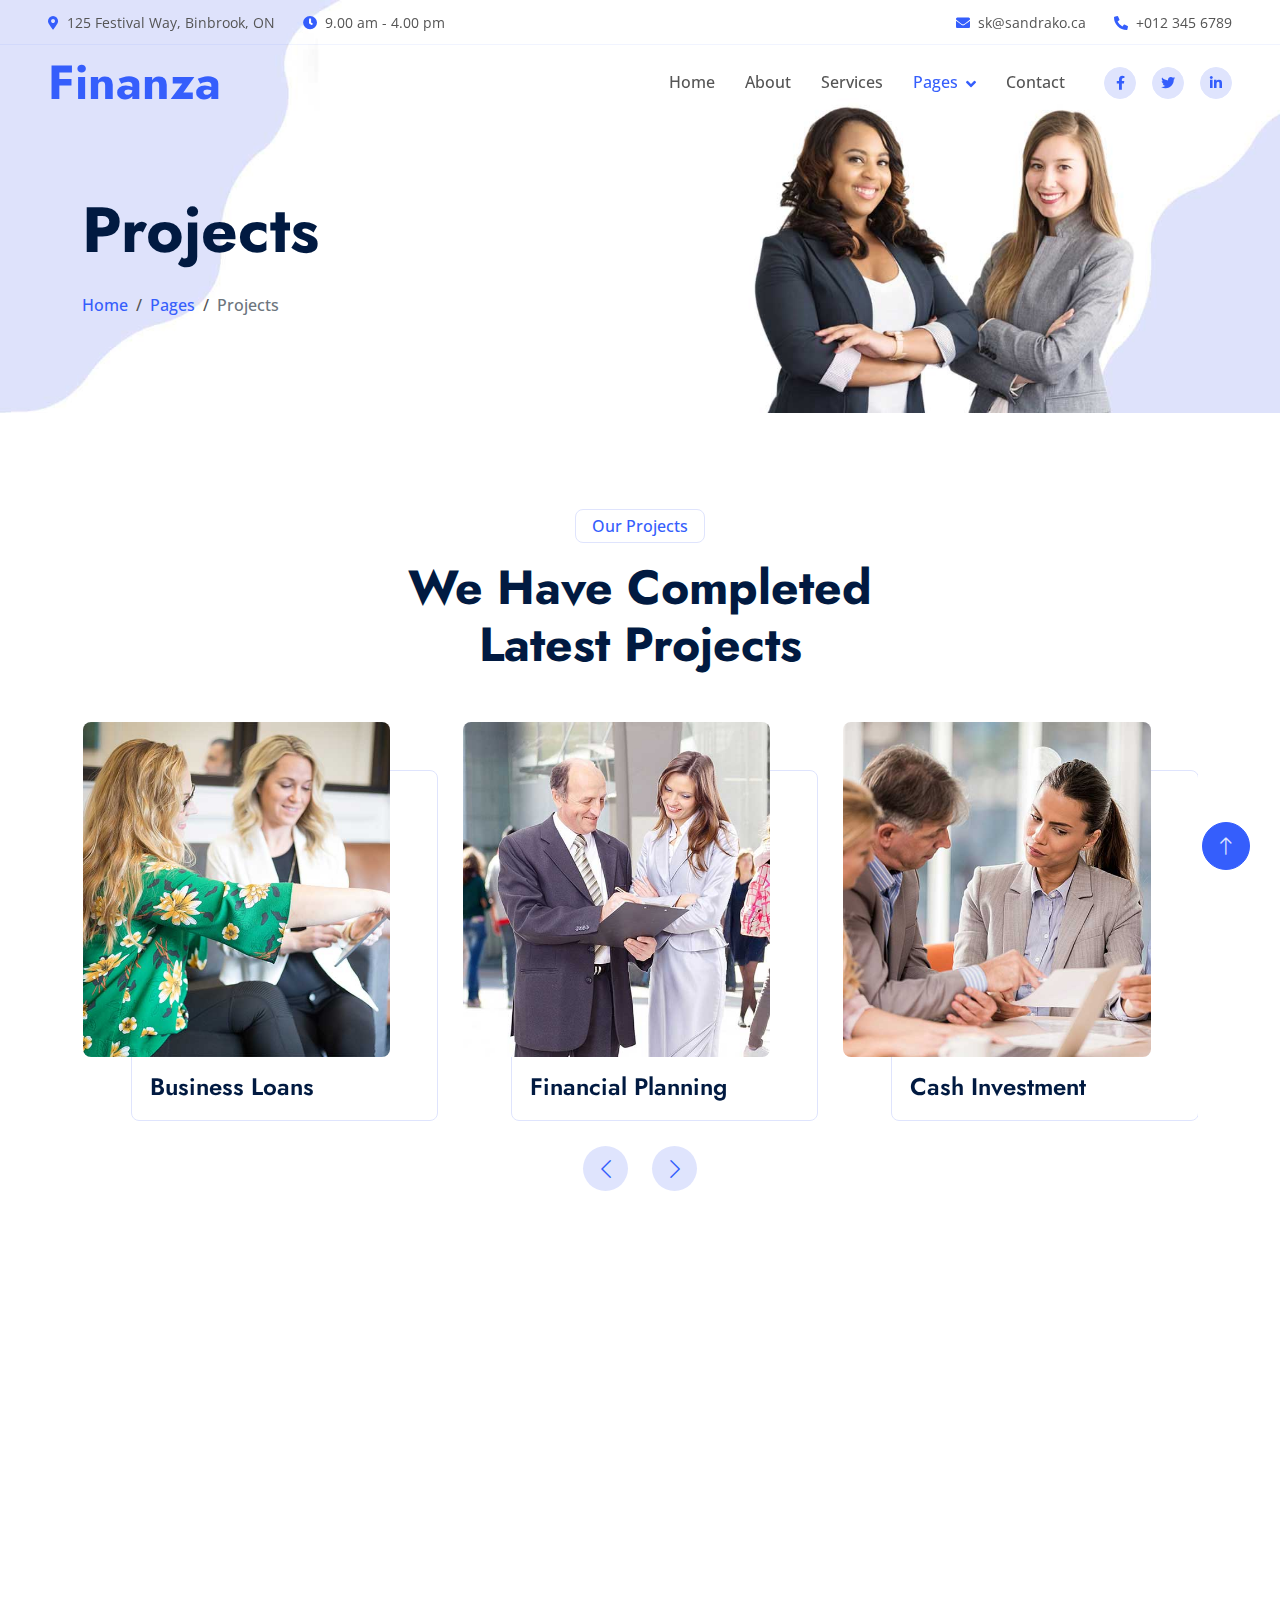
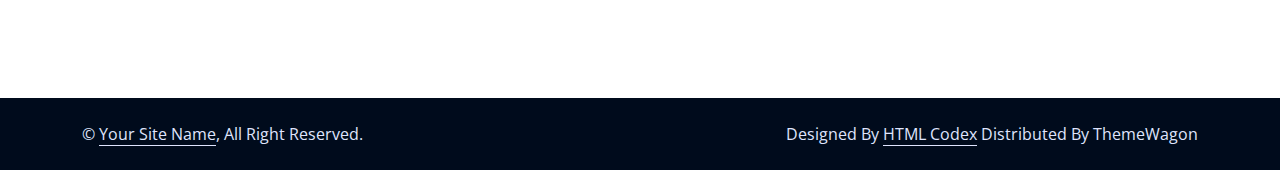
<file: project.html>
<!DOCTYPE html>
<html lang="en">

<head>
    <meta charset="utf-8">
    <title>SandraKo Accounting - Projects</title>
    <meta content="width=device-width, initial-scale=1.0" name="viewport">
    <meta content="" name="keywords">
    <meta content="" name="description">

    <!-- Favicon -->
    <link href="img/favicon.ico" rel="icon">

    <!-- Google Web Fonts -->
    <link rel="preconnect" href="https://fonts.googleapis.com">
    <link rel="preconnect" href="https://fonts.gstatic.com" crossorigin>
    <link
        href="https://fonts.googleapis.com/css2?family=Jost:wght@500;600;700&family=Open+Sans:wght@400;500&display=swap"
        rel="stylesheet">

    <!-- Icon Font Stylesheet -->
    <link href="https://cdnjs.cloudflare.com/ajax/libs/font-awesome/5.10.0/css/all.min.css" rel="stylesheet">
    <link href="https://cdn.jsdelivr.net/npm/bootstrap-icons@1.4.1/font/bootstrap-icons.css" rel="stylesheet">

    <!-- Libraries Stylesheet -->
    <link href="lib/animate/animate.min.css" rel="stylesheet">
    <link href="lib/owlcarousel/assets/owl.carousel.min.css" rel="stylesheet">

    <!-- Customized Bootstrap Stylesheet -->
    <link href="css/bootstrap.min.css" rel="stylesheet">

    <!-- Template Stylesheet -->
    <link href="css/style.css" rel="stylesheet">
</head>

<body>
    <!-- Spinner Start -->
    <div id="spinner"
        class="show bg-white position-fixed translate-middle w-100 vh-100 top-50 start-50 d-flex align-items-center justify-content-center">
        <div class="spinner-border text-primary" role="status" style="width: 3rem; height: 3rem;"></div>
    </div>
    <!-- Spinner End -->


    <!-- Navbar Start -->
    <div class="container-fluid fixed-top px-0 wow fadeIn" data-wow-delay="0.1s">
        <div class="top-bar row gx-0 align-items-center d-none d-lg-flex">
            <div class="col-lg-6 px-5 text-start">
                <small><i class="fa fa-map-marker-alt text-primary me-2"></i>125 Festival Way, Binbrook, ON</small>
                <small class="ms-4"><i class="fa fa-clock text-primary me-2"></i>9.00 am - 4.00 pm</small>
            </div>
            <div class="col-lg-6 px-5 text-end">
                <small><i class="fa fa-envelope text-primary me-2"></i>sk@sandrako.ca</small>
                <small class="ms-4"><i class="fa fa-phone-alt text-primary me-2"></i>+012 345 6789</small>
            </div>
        </div>

        <nav class="navbar navbar-expand-lg navbar-light py-lg-0 px-lg-5 wow fadeIn" data-wow-delay="0.1s">
            <a href="index.html" class="navbar-brand ms-4 ms-lg-0">
                <h1 class="display-5 text-primary m-0">Finanza</h1>
            </a>
            <button type="button" class="navbar-toggler me-4" data-bs-toggle="collapse"
                data-bs-target="#navbarCollapse">
                <span class="navbar-toggler-icon"></span>
            </button>
            <div class="collapse navbar-collapse" id="navbarCollapse">
                <div class="navbar-nav ms-auto p-4 p-lg-0">
                    <a href="index.html" class="nav-item nav-link">Home</a>
                    <a href="about.html" class="nav-item nav-link">About</a>
                    <a href="service.html" class="nav-item nav-link">Services</a>
                    <div class="nav-item dropdown">
                        <a href="#" class="nav-link dropdown-toggle active" data-bs-toggle="dropdown">Pages</a>
                        <div class="dropdown-menu border-light m-0">
                            <a href="project.html" class="dropdown-item active">Projects</a>
                            <a href="feature.html" class="dropdown-item">Features</a>
                            <a href="team.html" class="dropdown-item">Team Member</a>
                            <a href="testimonial.html" class="dropdown-item">Testimonial</a>
                            <a href="404.html" class="dropdown-item">404 Page</a>
                        </div>
                    </div>
                    <a href="contact.html" class="nav-item nav-link">Contact</a>
                </div>
                <div class="d-none d-lg-flex ms-2">
                    <a class="btn btn-light btn-sm-square rounded-circle ms-3" href="">
                        <small class="fab fa-facebook-f text-primary"></small>
                    </a>
                    <a class="btn btn-light btn-sm-square rounded-circle ms-3" href="">
                        <small class="fab fa-twitter text-primary"></small>
                    </a>
                    <a class="btn btn-light btn-sm-square rounded-circle ms-3" href="">
                        <small class="fab fa-linkedin-in text-primary"></small>
                    </a>
                </div>
            </div>
        </nav>
    </div>
    <!-- Navbar End -->


    <!-- Page Header Start -->
    <div class="container-fluid page-header mb-5 wow fadeIn" data-wow-delay="0.1s">
        <div class="container">
            <h1 class="display-3 mb-4 animated slideInDown">Projects</h1>
            <nav aria-label="breadcrumb animated slideInDown">
                <ol class="breadcrumb mb-0">
                    <li class="breadcrumb-item"><a href="#">Home</a></li>
                    <li class="breadcrumb-item"><a href="#">Pages</a></li>
                    <li class="breadcrumb-item active" aria-current="page">Projects</li>
                </ol>
            </nav>
        </div>
    </div>
    <!-- Page Header End -->


    <!-- Projects Start -->
    <div class="container-xxl py-5">
        <div class="container">
            <div class="text-center mx-auto wow fadeInUp" data-wow-delay="0.1s" style="max-width: 600px;">
                <p class="d-inline-block border rounded text-primary fw-semi-bold py-1 px-3">Our Projects</p>
                <h1 class="display-5 mb-5">We Have Completed Latest Projects</h1>
            </div>
            <div class="owl-carousel project-carousel wow fadeInUp" data-wow-delay="0.3s">
                <div class="project-item pe-5 pb-5">
                    <div class="project-img mb-3">
                        <img class="img-fluid rounded" src="img/service-1.jpg" alt="">
                        <a href=""><i class="fa fa-link fa-3x text-primary"></i></a>
                    </div>
                    <div class="project-title">
                        <h4 class="mb-0">Financial Planning</h4>
                    </div>
                </div>
                <div class="project-item pe-5 pb-5">
                    <div class="project-img mb-3">
                        <img class="img-fluid rounded" src="img/service-2.jpg" alt="">
                        <a href=""><i class="fa fa-link fa-3x text-primary"></i></a>
                    </div>
                    <div class="project-title">
                        <h4 class="mb-0">Cash Investment</h4>
                    </div>
                </div>
                <div class="project-item pe-5 pb-5">
                    <div class="project-img mb-3">
                        <img class="img-fluid rounded" src="img/service-3.jpg" alt="">
                        <a href=""><i class="fa fa-link fa-3x text-primary"></i></a>
                    </div>
                    <div class="project-title">
                        <h4 class="mb-0">Financial Consultancy</h4>
                    </div>
                </div>
                <div class="project-item pe-5 pb-5">
                    <div class="project-img mb-3">
                        <img class="img-fluid rounded" src="img/service-4.jpg" alt="">
                        <a href=""><i class="fa fa-link fa-3x text-primary"></i></a>
                    </div>
                    <div class="project-title">
                        <h4 class="mb-0">Business Loans</h4>
                    </div>
                </div>
            </div>
        </div>
    </div>
    <!-- Projects End -->


    <!-- Footer Start -->
    <div class="container-fluid bg-dark text-light footer mt-5 py-5 wow fadeIn" data-wow-delay="0.1s">
        <div class="container py-5">
            <div class="row g-5">
                <div class="col-lg-3 col-md-6">
                    <h4 class="text-white mb-4">Our Office</h4>
                    <p class="mb-2"><i class="fa fa-map-marker-alt me-3"></i>125 Festival Way, Binbrook, ON</p>
                    <p class="mb-2"><i class="fa fa-phone-alt me-3"></i>+1 289-700-4365</p>
                    <p class="mb-2"><i class="fa fa-envelope me-3"></i>sk@sandrako.ca</p>
                    <div class="d-flex pt-2">
                        <a class="btn btn-square btn-outline-light rounded-circle me-2" href=""><i
                                class="fab fa-twitter"></i></a>
                        <a class="btn btn-square btn-outline-light rounded-circle me-2" href=""><i
                                class="fab fa-facebook-f"></i></a>
                        <a class="btn btn-square btn-outline-light rounded-circle me-2" href=""><i
                                class="fab fa-youtube"></i></a>
                        <a class="btn btn-square btn-outline-light rounded-circle me-2" href=""><i
                                class="fab fa-linkedin-in"></i></a>
                    </div>
                </div>
                <div class="col-lg-3 col-md-6">
                    <h4 class="text-white mb-4">Services</h4>
                    <a class="btn btn-link" href="">Financial Planning</a>
                    <a class="btn btn-link" href="">Cash Investment</a>
                    <a class="btn btn-link" href="">Financial Consultancy</a>
                    <a class="btn btn-link" href="">Business Loans</a>
                    <a class="btn btn-link" href="">Business Analysis</a>
                </div>
                <div class="col-lg-3 col-md-6">
                    <h4 class="text-white mb-4">Quick Links</h4>
                    <a class="btn btn-link" href="">About Us</a>
                    <a class="btn btn-link" href="">Contact Us</a>
                    <a class="btn btn-link" href="">Our Services</a>
                    <a class="btn btn-link" href="">Terms & Condition</a>
                    <a class="btn btn-link" href="">Support</a>
                </div>
                <div class="col-lg-3 col-md-6">
                    <h4 class="text-white mb-4">Newsletter</h4>
                    <p>Dolor amet sit justo amet elitr clita ipsum elitr est.</p>
                    <div class="position-relative w-100">
                        <input class="form-control bg-white border-0 w-100 py-3 ps-4 pe-5" type="text"
                            placeholder="Your email">
                        <button type="button"
                            class="btn btn-primary py-2 position-absolute top-0 end-0 mt-2 me-2">SignUp</button>
                    </div>
                </div>
            </div>
        </div>
    </div>
    <!-- Footer End -->


    <!-- Copyright Start -->
    <div class="container-fluid copyright py-4">
        <div class="container">
            <div class="row">
                <div class="col-md-6 text-center text-md-start mb-3 mb-md-0">
                    &copy; <a class="border-bottom" href="#">Your Site Name</a>, All Right Reserved.
                </div>
                <div class="col-md-6 text-center text-md-end">
                    <!--/*** This template is free as long as you keep the footer author’s credit link/attribution link/backlink. If you'd like to use the template without the footer author’s credit link/attribution link/backlink, you can purchase the Credit Removal License from "https://htmlcodex.com/credit-removal". Thank you for your support. ***/-->
                    Designed By <a class="border-bottom" href="https://htmlcodex.com">HTML Codex</a> Distributed By <a
                        href="https://themewagon.com">ThemeWagon</a>
                </div>
            </div>
        </div>
    </div>
    <!-- Copyright End -->


    <!-- Back to Top -->
    <a href="#" class="btn btn-lg btn-primary btn-lg-square rounded-circle back-to-top"><i
            class="bi bi-arrow-up"></i></a>


    <!-- JavaScript Libraries -->
    <script src="https://code.jquery.com/jquery-3.4.1.min.js"></script>
    <script src="https://cdn.jsdelivr.net/npm/bootstrap@5.0.0/dist/js/bootstrap.bundle.min.js"></script>
    <script src="lib/wow/wow.min.js"></script>
    <script src="lib/easing/easing.min.js"></script>
    <script src="lib/waypoints/waypoints.min.js"></script>
    <script src="lib/owlcarousel/owl.carousel.min.js"></script>
    <script src="lib/counterup/counterup.min.js"></script>

    <!-- Template Javascript -->
    <script src="js/main.js"></script>
</body>

</html>
</file>
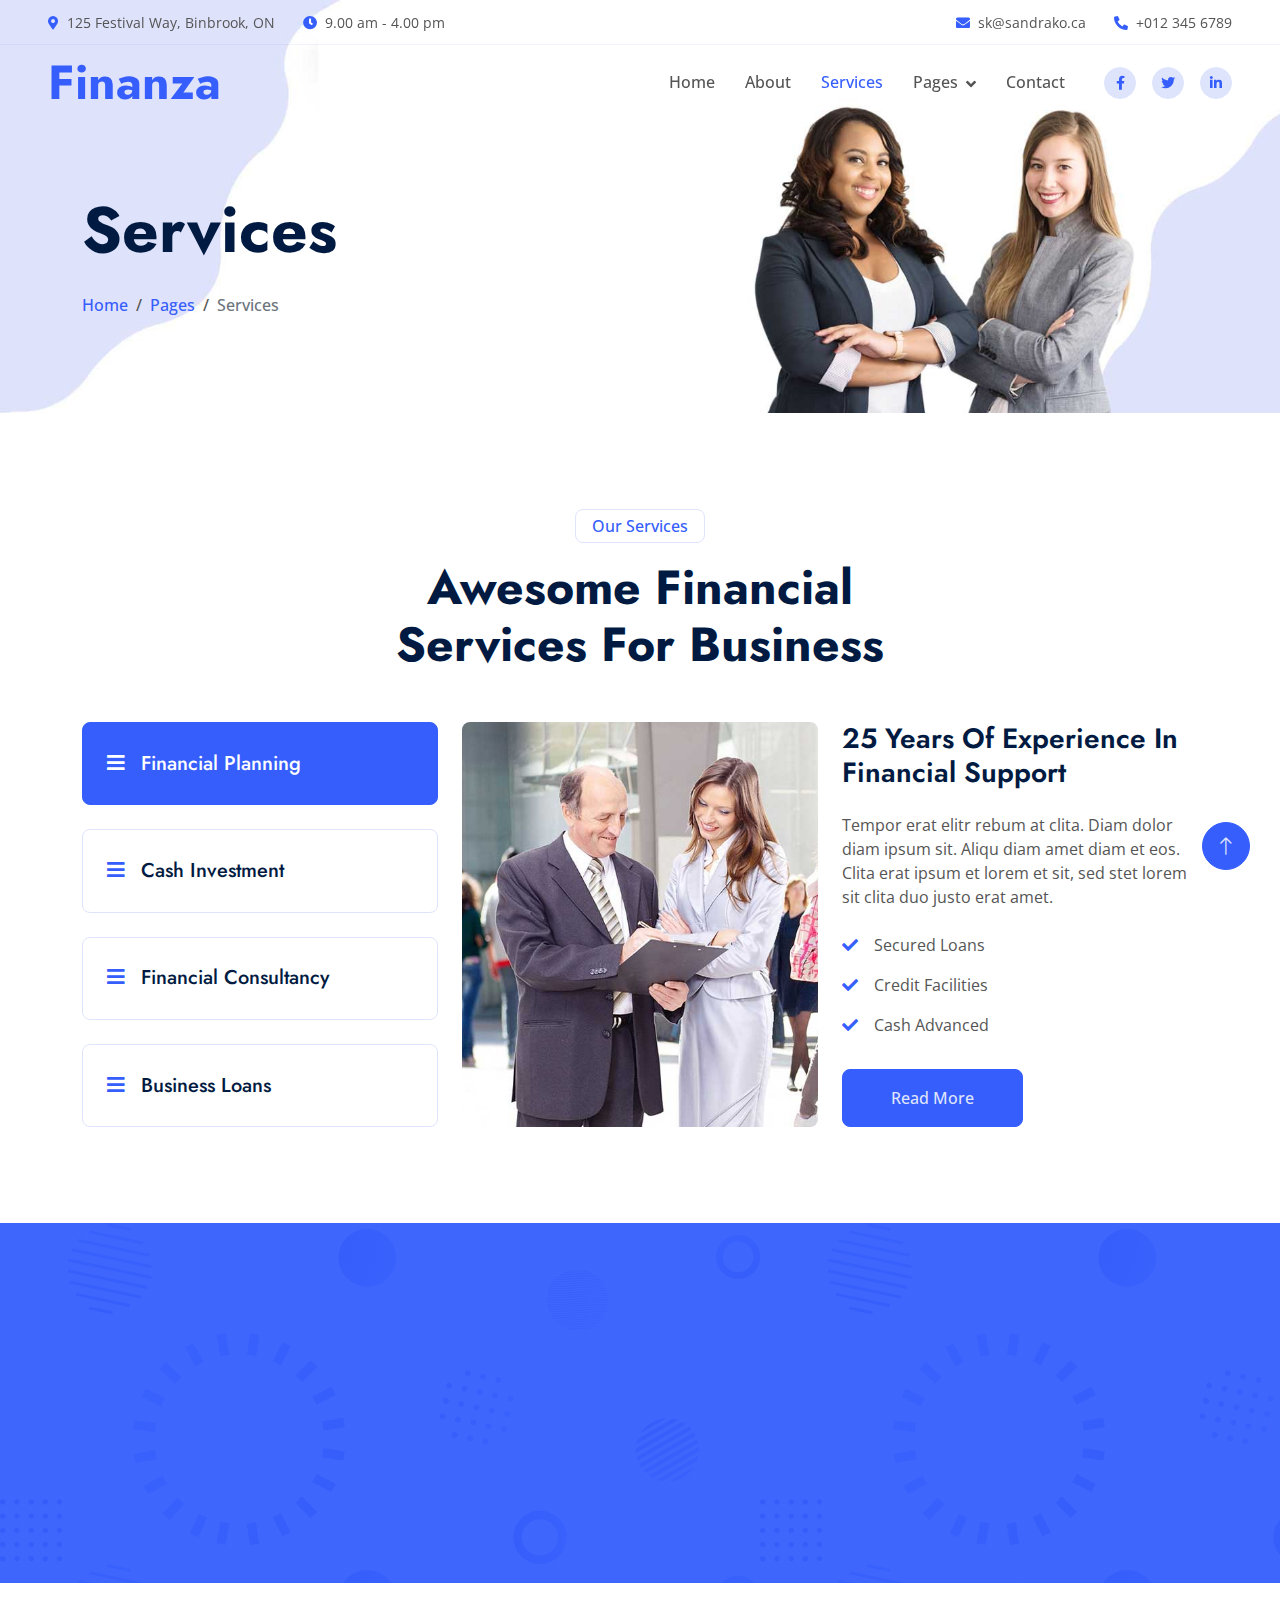
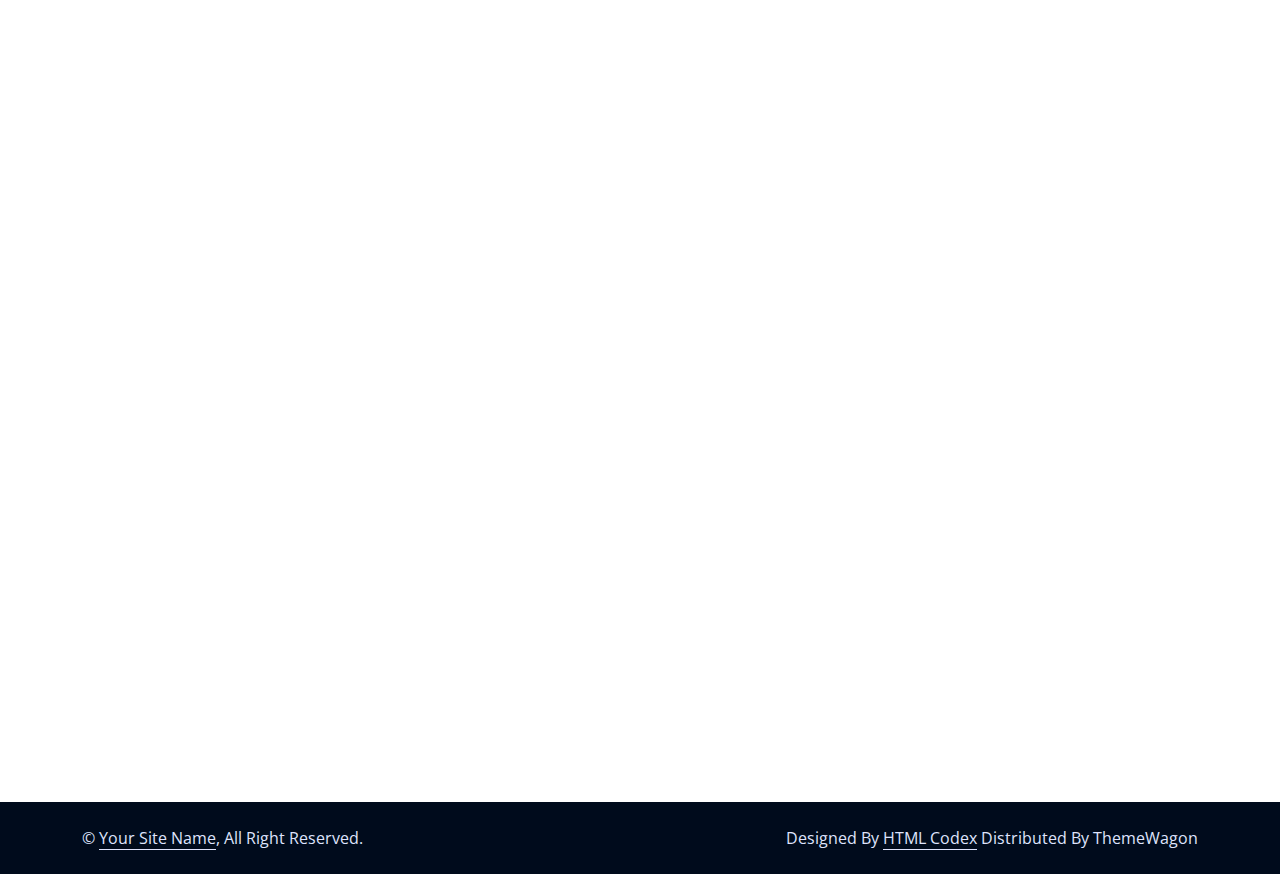
<file: service.html>
<!DOCTYPE html>
<html lang="en">

<head>
    <meta charset="utf-8">
    <title>SandraKo Accounting - Services</title>
    <meta content="width=device-width, initial-scale=1.0" name="viewport">
    <meta content="" name="keywords">
    <meta content="" name="description">

    <!-- Favicon -->
    <link href="img/favicon.ico" rel="icon">

    <!-- Google Web Fonts -->
    <link rel="preconnect" href="https://fonts.googleapis.com">
    <link rel="preconnect" href="https://fonts.gstatic.com" crossorigin>
    <link
        href="https://fonts.googleapis.com/css2?family=Jost:wght@500;600;700&family=Open+Sans:wght@400;500&display=swap"
        rel="stylesheet">

    <!-- Icon Font Stylesheet -->
    <link href="https://cdnjs.cloudflare.com/ajax/libs/font-awesome/5.10.0/css/all.min.css" rel="stylesheet">
    <link href="https://cdn.jsdelivr.net/npm/bootstrap-icons@1.4.1/font/bootstrap-icons.css" rel="stylesheet">

    <!-- Libraries Stylesheet -->
    <link href="lib/animate/animate.min.css" rel="stylesheet">
    <link href="lib/owlcarousel/assets/owl.carousel.min.css" rel="stylesheet">

    <!-- Customized Bootstrap Stylesheet -->
    <link href="css/bootstrap.min.css" rel="stylesheet">

    <!-- Template Stylesheet -->
    <link href="css/style.css" rel="stylesheet">
</head>

<body>
    <!-- Spinner Start -->
    <div id="spinner"
        class="show bg-white position-fixed translate-middle w-100 vh-100 top-50 start-50 d-flex align-items-center justify-content-center">
        <div class="spinner-border text-primary" role="status" style="width: 3rem; height: 3rem;"></div>
    </div>
    <!-- Spinner End -->


    <!-- Navbar Start -->
    <div class="container-fluid fixed-top px-0 wow fadeIn" data-wow-delay="0.1s">
        <div class="top-bar row gx-0 align-items-center d-none d-lg-flex">
            <div class="col-lg-6 px-5 text-start">
                <small><i class="fa fa-map-marker-alt text-primary me-2"></i>125 Festival Way, Binbrook, ON</small>
                <small class="ms-4"><i class="fa fa-clock text-primary me-2"></i>9.00 am - 4.00 pm</small>
            </div>
            <div class="col-lg-6 px-5 text-end">
                <small><i class="fa fa-envelope text-primary me-2"></i>sk@sandrako.ca</small>
                <small class="ms-4"><i class="fa fa-phone-alt text-primary me-2"></i>+012 345 6789</small>
            </div>
        </div>

        <nav class="navbar navbar-expand-lg navbar-light py-lg-0 px-lg-5 wow fadeIn" data-wow-delay="0.1s">
            <a href="index.html" class="navbar-brand ms-4 ms-lg-0">
                <h1 class="display-5 text-primary m-0">Finanza</h1>
            </a>
            <button type="button" class="navbar-toggler me-4" data-bs-toggle="collapse"
                data-bs-target="#navbarCollapse">
                <span class="navbar-toggler-icon"></span>
            </button>
            <div class="collapse navbar-collapse" id="navbarCollapse">
                <div class="navbar-nav ms-auto p-4 p-lg-0">
                    <a href="index.html" class="nav-item nav-link">Home</a>
                    <a href="about.html" class="nav-item nav-link">About</a>
                    <a href="service.html" class="nav-item nav-link active">Services</a>
                    <div class="nav-item dropdown">
                        <a href="#" class="nav-link dropdown-toggle" data-bs-toggle="dropdown">Pages</a>
                        <div class="dropdown-menu border-light m-0">
                            <a href="project.html" class="dropdown-item">Projects</a>
                            <a href="feature.html" class="dropdown-item">Features</a>
                            <a href="team.html" class="dropdown-item">Team Member</a>
                            <a href="testimonial.html" class="dropdown-item">Testimonial</a>
                            <a href="404.html" class="dropdown-item">404 Page</a>
                        </div>
                    </div>
                    <a href="contact.html" class="nav-item nav-link">Contact</a>
                </div>
                <div class="d-none d-lg-flex ms-2">
                    <a class="btn btn-light btn-sm-square rounded-circle ms-3" href="">
                        <small class="fab fa-facebook-f text-primary"></small>
                    </a>
                    <a class="btn btn-light btn-sm-square rounded-circle ms-3" href="">
                        <small class="fab fa-twitter text-primary"></small>
                    </a>
                    <a class="btn btn-light btn-sm-square rounded-circle ms-3" href="">
                        <small class="fab fa-linkedin-in text-primary"></small>
                    </a>
                </div>
            </div>
        </nav>
    </div>
    <!-- Navbar End -->


    <!-- Page Header Start -->
    <div class="container-fluid page-header mb-5 wow fadeIn" data-wow-delay="0.1s">
        <div class="container">
            <h1 class="display-3 mb-4 animated slideInDown">Services</h1>
            <nav aria-label="breadcrumb animated slideInDown">
                <ol class="breadcrumb mb-0">
                    <li class="breadcrumb-item"><a href="#">Home</a></li>
                    <li class="breadcrumb-item"><a href="#">Pages</a></li>
                    <li class="breadcrumb-item active" aria-current="page">Services</li>
                </ol>
            </nav>
        </div>
    </div>
    <!-- Page Header End -->


    <!-- Service Start -->
    <div class="container-xxl service py-5">
        <div class="container">
            <div class="text-center mx-auto wow fadeInUp" data-wow-delay="0.1s" style="max-width: 600px;">
                <p class="d-inline-block border rounded text-primary fw-semi-bold py-1 px-3">Our Services</p>
                <h1 class="display-5 mb-5">Awesome Financial Services For Business</h1>
            </div>
            <div class="row g-4 wow fadeInUp" data-wow-delay="0.3s">
                <div class="col-lg-4">
                    <div class="nav nav-pills d-flex justify-content-between w-100 h-100 me-4">
                        <button class="nav-link w-100 d-flex align-items-center text-start border p-4 mb-4 active"
                            data-bs-toggle="pill" data-bs-target="#tab-pane-1" type="button">
                            <h5 class="m-0"><i class="fa fa-bars text-primary me-3"></i>Financial Planning</h5>
                        </button>
                        <button class="nav-link w-100 d-flex align-items-center text-start border p-4 mb-4"
                            data-bs-toggle="pill" data-bs-target="#tab-pane-2" type="button">
                            <h5 class="m-0"><i class="fa fa-bars text-primary me-3"></i>Cash Investment</h5>
                        </button>
                        <button class="nav-link w-100 d-flex align-items-center text-start border p-4 mb-4"
                            data-bs-toggle="pill" data-bs-target="#tab-pane-3" type="button">
                            <h5 class="m-0"><i class="fa fa-bars text-primary me-3"></i>Financial Consultancy</h5>
                        </button>
                        <button class="nav-link w-100 d-flex align-items-center text-start border p-4 mb-0"
                            data-bs-toggle="pill" data-bs-target="#tab-pane-4" type="button">
                            <h5 class="m-0"><i class="fa fa-bars text-primary me-3"></i>Business Loans</h5>
                        </button>
                    </div>
                </div>
                <div class="col-lg-8">
                    <div class="tab-content w-100">
                        <div class="tab-pane fade show active" id="tab-pane-1">
                            <div class="row g-4">
                                <div class="col-md-6" style="min-height: 350px;">
                                    <div class="position-relative h-100">
                                        <img class="position-absolute rounded w-100 h-100" src="img/service-1.jpg"
                                            style="object-fit: cover;" alt="">
                                    </div>
                                </div>
                                <div class="col-md-6">
                                    <h3 class="mb-4">25 Years Of Experience In Financial Support</h3>
                                    <p class="mb-4">Tempor erat elitr rebum at clita. Diam dolor diam ipsum sit. Aliqu
                                        diam amet diam et eos. Clita erat ipsum et lorem et sit, sed stet lorem sit
                                        clita duo justo erat amet.</p>
                                    <p><i class="fa fa-check text-primary me-3"></i>Secured Loans</p>
                                    <p><i class="fa fa-check text-primary me-3"></i>Credit Facilities</p>
                                    <p><i class="fa fa-check text-primary me-3"></i>Cash Advanced</p>
                                    <a href="" class="btn btn-primary py-3 px-5 mt-3">Read More</a>
                                </div>
                            </div>
                        </div>
                        <div class="tab-pane fade" id="tab-pane-2">
                            <div class="row g-4">
                                <div class="col-md-6" style="min-height: 350px;">
                                    <div class="position-relative h-100">
                                        <img class="position-absolute rounded w-100 h-100" src="img/service-2.jpg"
                                            style="object-fit: cover;" alt="">
                                    </div>
                                </div>
                                <div class="col-md-6">
                                    <h3 class="mb-4">25 Years Of Experience In Financial Support</h3>
                                    <p class="mb-4">Tempor erat elitr rebum at clita. Diam dolor diam ipsum sit. Aliqu
                                        diam amet diam et eos. Clita erat ipsum et lorem et sit, sed stet lorem sit
                                        clita duo justo erat amet.</p>
                                    <p><i class="fa fa-check text-primary me-3"></i>Secured Loans</p>
                                    <p><i class="fa fa-check text-primary me-3"></i>Credit Facilities</p>
                                    <p><i class="fa fa-check text-primary me-3"></i>Cash Advanced</p>
                                    <a href="" class="btn btn-primary py-3 px-5 mt-3">Read More</a>
                                </div>
                            </div>
                        </div>
                        <div class="tab-pane fade" id="tab-pane-3">
                            <div class="row g-4">
                                <div class="col-md-6" style="min-height: 350px;">
                                    <div class="position-relative h-100">
                                        <img class="position-absolute rounded w-100 h-100" src="img/service-3.jpg"
                                            style="object-fit: cover;" alt="">
                                    </div>
                                </div>
                                <div class="col-md-6">
                                    <h3 class="mb-4">25 Years Of Experience In Financial Support</h3>
                                    <p class="mb-4">Tempor erat elitr rebum at clita. Diam dolor diam ipsum sit. Aliqu
                                        diam amet diam et eos. Clita erat ipsum et lorem et sit, sed stet lorem sit
                                        clita duo justo erat amet.</p>
                                    <p><i class="fa fa-check text-primary me-3"></i>Secured Loans</p>
                                    <p><i class="fa fa-check text-primary me-3"></i>Credit Facilities</p>
                                    <p><i class="fa fa-check text-primary me-3"></i>Cash Advanced</p>
                                    <a href="" class="btn btn-primary py-3 px-5 mt-3">Read More</a>
                                </div>
                            </div>
                        </div>
                        <div class="tab-pane fade" id="tab-pane-4">
                            <div class="row g-4">
                                <div class="col-md-6" style="min-height: 350px;">
                                    <div class="position-relative h-100">
                                        <img class="position-absolute rounded w-100 h-100" src="img/service-4.jpg"
                                            style="object-fit: cover;" alt="">
                                    </div>
                                </div>
                                <div class="col-md-6">
                                    <h3 class="mb-4">25 Years Of Experience In Financial Support</h3>
                                    <p class="mb-4">Tempor erat elitr rebum at clita. Diam dolor diam ipsum sit. Aliqu
                                        diam amet diam et eos. Clita erat ipsum et lorem et sit, sed stet lorem sit
                                        clita duo justo erat amet.</p>
                                    <p><i class="fa fa-check text-primary me-3"></i>Secured Loans</p>
                                    <p><i class="fa fa-check text-primary me-3"></i>Credit Facilities</p>
                                    <p><i class="fa fa-check text-primary me-3"></i>Cash Advanced</p>
                                    <a href="" class="btn btn-primary py-3 px-5 mt-3">Read More</a>
                                </div>
                            </div>
                        </div>
                    </div>
                </div>
            </div>
        </div>
    </div>
    <!-- Service End -->


    <!-- Callback Start -->
    <div class="container-fluid callback mt-5 py-5">
        <div class="container pt-5">
            <div class="row justify-content-center">
                <div class="col-lg-7">
                    <div class="bg-white border rounded p-4 p-sm-5 wow fadeInUp" data-wow-delay="0.5s">
                        <div class="text-center mx-auto wow fadeInUp" data-wow-delay="0.1s" style="max-width: 600px;">
                            <p class="d-inline-block border rounded text-primary fw-semi-bold py-1 px-3">Get In Touch
                            </p>
                            <h1 class="display-5 mb-5">Request A Call-Back</h1>
                        </div>
                        <div class="row g-3">
                            <div class="col-sm-6">
                                <div class="form-floating">
                                    <input type="text" class="form-control" id="name" placeholder="Your Name">
                                    <label for="name">Your Name</label>
                                </div>
                            </div>
                            <div class="col-sm-6">
                                <div class="form-floating">
                                    <input type="email" class="form-control" id="mail" placeholder="Your Email">
                                    <label for="mail">Your Email</label>
                                </div>
                            </div>
                            <div class="col-sm-6">
                                <div class="form-floating">
                                    <input type="text" class="form-control" id="mobile" placeholder="Your Mobile">
                                    <label for="mobile">Your Mobile</label>
                                </div>
                            </div>
                            <div class="col-sm-6">
                                <div class="form-floating">
                                    <input type="text" class="form-control" id="subject" placeholder="Subject">
                                    <label for="subject">Subject</label>
                                </div>
                            </div>
                            <div class="col-12">
                                <div class="form-floating">
                                    <textarea class="form-control" placeholder="Leave a message here" id="message"
                                        style="height: 100px"></textarea>
                                    <label for="message">Message</label>
                                </div>
                            </div>
                            <div class="col-12 text-center">
                                <button class="btn btn-primary w-100 py-3" type="submit">Submit Now</button>
                            </div>
                        </div>
                    </div>
                </div>
            </div>
        </div>
    </div>
    <!-- Callback End -->


    <!-- Footer Start -->
    <div class="container-fluid bg-dark text-light footer mt-5 py-5 wow fadeIn" data-wow-delay="0.1s">
        <div class="container py-5">
            <div class="row g-5">
                <div class="col-lg-3 col-md-6">
                    <h4 class="text-white mb-4">Our Office</h4>
                    <p class="mb-2"><i class="fa fa-map-marker-alt me-3"></i>125 Festival Way, Binbrook, ON</p>
                    <p class="mb-2"><i class="fa fa-phone-alt me-3"></i>+1 289-700-4365</p>
                    <p class="mb-2"><i class="fa fa-envelope me-3"></i>sk@sandrako.ca</p>
                    <div class="d-flex pt-2">
                        <a class="btn btn-square btn-outline-light rounded-circle me-2" href=""><i
                                class="fab fa-twitter"></i></a>
                        <a class="btn btn-square btn-outline-light rounded-circle me-2" href=""><i
                                class="fab fa-facebook-f"></i></a>
                        <a class="btn btn-square btn-outline-light rounded-circle me-2" href=""><i
                                class="fab fa-youtube"></i></a>
                        <a class="btn btn-square btn-outline-light rounded-circle me-2" href=""><i
                                class="fab fa-linkedin-in"></i></a>
                    </div>
                </div>
                <div class="col-lg-3 col-md-6">
                    <h4 class="text-white mb-4">Services</h4>
                    <a class="btn btn-link" href="">Financial Planning</a>
                    <a class="btn btn-link" href="">Cash Investment</a>
                    <a class="btn btn-link" href="">Financial Consultancy</a>
                    <a class="btn btn-link" href="">Business Loans</a>
                    <a class="btn btn-link" href="">Business Analysis</a>
                </div>
                <div class="col-lg-3 col-md-6">
                    <h4 class="text-white mb-4">Quick Links</h4>
                    <a class="btn btn-link" href="">About Us</a>
                    <a class="btn btn-link" href="">Contact Us</a>
                    <a class="btn btn-link" href="">Our Services</a>
                    <a class="btn btn-link" href="">Terms & Condition</a>
                    <a class="btn btn-link" href="">Support</a>
                </div>
                <div class="col-lg-3 col-md-6">
                    <h4 class="text-white mb-4">Newsletter</h4>
                    <p>Dolor amet sit justo amet elitr clita ipsum elitr est.</p>
                    <div class="position-relative w-100">
                        <input class="form-control bg-white border-0 w-100 py-3 ps-4 pe-5" type="text"
                            placeholder="Your email">
                        <button type="button"
                            class="btn btn-primary py-2 position-absolute top-0 end-0 mt-2 me-2">SignUp</button>
                    </div>
                </div>
            </div>
        </div>
    </div>
    <!-- Footer End -->


    <!-- Copyright Start -->
    <div class="container-fluid copyright py-4">
        <div class="container">
            <div class="row">
                <div class="col-md-6 text-center text-md-start mb-3 mb-md-0">
                    &copy; <a class="border-bottom" href="#">Your Site Name</a>, All Right Reserved.
                </div>
                <div class="col-md-6 text-center text-md-end">
                    <!--/*** This template is free as long as you keep the footer author’s credit link/attribution link/backlink. If you'd like to use the template without the footer author’s credit link/attribution link/backlink, you can purchase the Credit Removal License from "https://htmlcodex.com/credit-removal". Thank you for your support. ***/-->
                    Designed By <a class="border-bottom" href="https://htmlcodex.com">HTML Codex</a> Distributed By <a
                        href="https://themewagon.com">ThemeWagon</a>
                </div>
            </div>
        </div>
    </div>
    <!-- Copyright End -->


    <!-- Back to Top -->
    <a href="#" class="btn btn-lg btn-primary btn-lg-square rounded-circle back-to-top"><i
            class="bi bi-arrow-up"></i></a>


    <!-- JavaScript Libraries -->
    <script src="https://code.jquery.com/jquery-3.4.1.min.js"></script>
    <script src="https://cdn.jsdelivr.net/npm/bootstrap@5.0.0/dist/js/bootstrap.bundle.min.js"></script>
    <script src="lib/wow/wow.min.js"></script>
    <script src="lib/easing/easing.min.js"></script>
    <script src="lib/waypoints/waypoints.min.js"></script>
    <script src="lib/owlcarousel/owl.carousel.min.js"></script>
    <script src="lib/counterup/counterup.min.js"></script>

    <!-- Template Javascript -->
    <script src="js/main.js"></script>
</body>

</html>
</file>
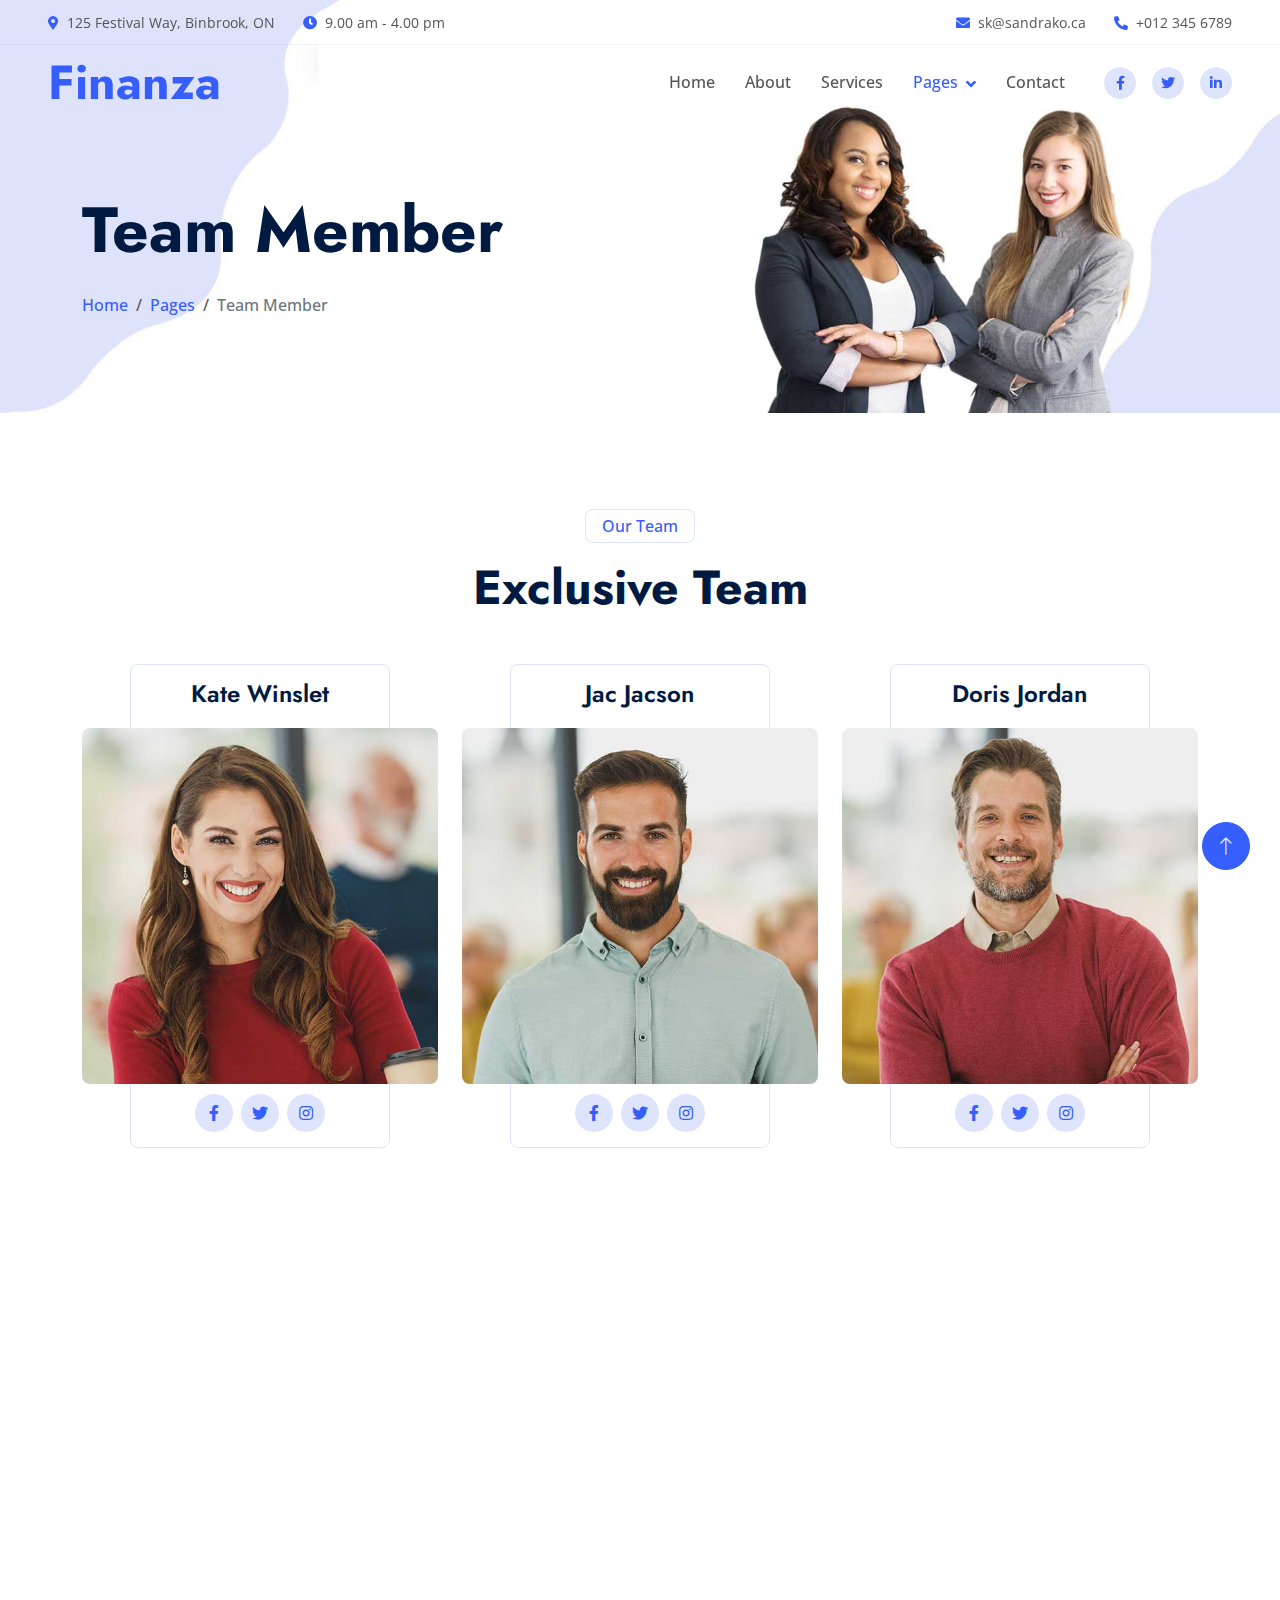
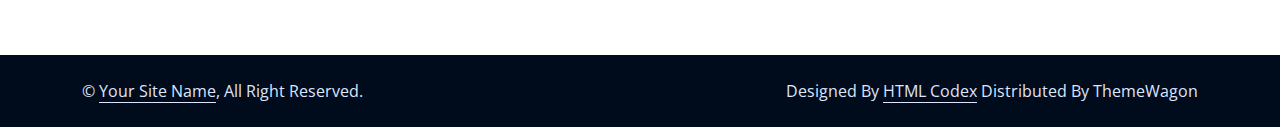
<file: team.html>
<!DOCTYPE html>
<html lang="en">

<head>
    <meta charset="utf-8">
    <title>SandraKo Accounting - Team</title>
    <meta content="width=device-width, initial-scale=1.0" name="viewport">
    <meta content="" name="keywords">
    <meta content="" name="description">

    <!-- Favicon -->
    <link href="img/favicon.ico" rel="icon">

    <!-- Google Web Fonts -->
    <link rel="preconnect" href="https://fonts.googleapis.com">
    <link rel="preconnect" href="https://fonts.gstatic.com" crossorigin>
    <link
        href="https://fonts.googleapis.com/css2?family=Jost:wght@500;600;700&family=Open+Sans:wght@400;500&display=swap"
        rel="stylesheet">

    <!-- Icon Font Stylesheet -->
    <link href="https://cdnjs.cloudflare.com/ajax/libs/font-awesome/5.10.0/css/all.min.css" rel="stylesheet">
    <link href="https://cdn.jsdelivr.net/npm/bootstrap-icons@1.4.1/font/bootstrap-icons.css" rel="stylesheet">

    <!-- Libraries Stylesheet -->
    <link href="lib/animate/animate.min.css" rel="stylesheet">
    <link href="lib/owlcarousel/assets/owl.carousel.min.css" rel="stylesheet">

    <!-- Customized Bootstrap Stylesheet -->
    <link href="css/bootstrap.min.css" rel="stylesheet">

    <!-- Template Stylesheet -->
    <link href="css/style.css" rel="stylesheet">
</head>

<body>
    <!-- Spinner Start -->
    <div id="spinner"
        class="show bg-white position-fixed translate-middle w-100 vh-100 top-50 start-50 d-flex align-items-center justify-content-center">
        <div class="spinner-border text-primary" role="status" style="width: 3rem; height: 3rem;"></div>
    </div>
    <!-- Spinner End -->


    <!-- Navbar Start -->
    <div class="container-fluid fixed-top px-0 wow fadeIn" data-wow-delay="0.1s">
        <div class="top-bar row gx-0 align-items-center d-none d-lg-flex">
            <div class="col-lg-6 px-5 text-start">
                <small><i class="fa fa-map-marker-alt text-primary me-2"></i>125 Festival Way, Binbrook, ON</small>
                <small class="ms-4"><i class="fa fa-clock text-primary me-2"></i>9.00 am - 4.00 pm</small>
            </div>
            <div class="col-lg-6 px-5 text-end">
                <small><i class="fa fa-envelope text-primary me-2"></i>sk@sandrako.ca</small>
                <small class="ms-4"><i class="fa fa-phone-alt text-primary me-2"></i>+012 345 6789</small>
            </div>
        </div>

        <nav class="navbar navbar-expand-lg navbar-light py-lg-0 px-lg-5 wow fadeIn" data-wow-delay="0.1s">
            <a href="index.html" class="navbar-brand ms-4 ms-lg-0">
                <h1 class="display-5 text-primary m-0">Finanza</h1>
            </a>
            <button type="button" class="navbar-toggler me-4" data-bs-toggle="collapse"
                data-bs-target="#navbarCollapse">
                <span class="navbar-toggler-icon"></span>
            </button>
            <div class="collapse navbar-collapse" id="navbarCollapse">
                <div class="navbar-nav ms-auto p-4 p-lg-0">
                    <a href="index.html" class="nav-item nav-link">Home</a>
                    <a href="about.html" class="nav-item nav-link">About</a>
                    <a href="service.html" class="nav-item nav-link">Services</a>
                    <div class="nav-item dropdown">
                        <a href="#" class="nav-link dropdown-toggle active" data-bs-toggle="dropdown">Pages</a>
                        <div class="dropdown-menu border-light m-0">
                            <a href="project.html" class="dropdown-item">Projects</a>
                            <a href="feature.html" class="dropdown-item">Features</a>
                            <a href="team.html" class="dropdown-item active">Team Member</a>
                            <a href="testimonial.html" class="dropdown-item">Testimonial</a>
                            <a href="404.html" class="dropdown-item">404 Page</a>
                        </div>
                    </div>
                    <a href="contact.html" class="nav-item nav-link">Contact</a>
                </div>
                <div class="d-none d-lg-flex ms-2">
                    <a class="btn btn-light btn-sm-square rounded-circle ms-3" href="">
                        <small class="fab fa-facebook-f text-primary"></small>
                    </a>
                    <a class="btn btn-light btn-sm-square rounded-circle ms-3" href="">
                        <small class="fab fa-twitter text-primary"></small>
                    </a>
                    <a class="btn btn-light btn-sm-square rounded-circle ms-3" href="">
                        <small class="fab fa-linkedin-in text-primary"></small>
                    </a>
                </div>
            </div>
        </nav>
    </div>
    <!-- Navbar End -->


    <!-- Page Header Start -->
    <div class="container-fluid page-header mb-5 wow fadeIn" data-wow-delay="0.1s">
        <div class="container">
            <h1 class="display-3 mb-4 animated slideInDown">Team Member</h1>
            <nav aria-label="breadcrumb animated slideInDown">
                <ol class="breadcrumb mb-0">
                    <li class="breadcrumb-item"><a href="#">Home</a></li>
                    <li class="breadcrumb-item"><a href="#">Pages</a></li>
                    <li class="breadcrumb-item active" aria-current="page">Team Member</li>
                </ol>
            </nav>
        </div>
    </div>
    <!-- Page Header End -->


    <!-- Team Start -->
    <div class="container-xxl py-5">
        <div class="container">
            <div class="text-center mx-auto wow fadeInUp" data-wow-delay="0.1s" style="max-width: 600px;">
                <p class="d-inline-block border rounded text-primary fw-semi-bold py-1 px-3">Our Team</p>
                <h1 class="display-5 mb-5">Exclusive Team</h1>
            </div>
            <div class="row g-4">
                <div class="col-lg-4 col-md-6 wow fadeInUp" data-wow-delay="0.1s">
                    <div class="team-item">
                        <img class="img-fluid rounded" src="img/team-1.jpg" alt="">
                        <div class="team-text">
                            <h4 class="mb-0">Kate Winslet</h4>
                            <div class="team-social d-flex">
                                <a class="btn btn-square rounded-circle mx-1" href=""><i
                                        class="fab fa-facebook-f"></i></a>
                                <a class="btn btn-square rounded-circle mx-1" href=""><i class="fab fa-twitter"></i></a>
                                <a class="btn btn-square rounded-circle mx-1" href=""><i
                                        class="fab fa-instagram"></i></a>
                            </div>
                        </div>
                    </div>
                </div>
                <div class="col-lg-4 col-md-6 wow fadeInUp" data-wow-delay="0.3s">
                    <div class="team-item">
                        <img class="img-fluid rounded" src="img/team-2.jpg" alt="">
                        <div class="team-text">
                            <h4 class="mb-0">Jac Jacson</h4>
                            <div class="team-social d-flex">
                                <a class="btn btn-square rounded-circle mx-1" href=""><i
                                        class="fab fa-facebook-f"></i></a>
                                <a class="btn btn-square rounded-circle mx-1" href=""><i class="fab fa-twitter"></i></a>
                                <a class="btn btn-square rounded-circle mx-1" href=""><i
                                        class="fab fa-instagram"></i></a>
                            </div>
                        </div>
                    </div>
                </div>
                <div class="col-lg-4 col-md-6 wow fadeInUp" data-wow-delay="0.5s">
                    <div class="team-item">
                        <img class="img-fluid rounded" src="img/team-3.jpg" alt="">
                        <div class="team-text">
                            <h4 class="mb-0">Doris Jordan</h4>
                            <div class="team-social d-flex">
                                <a class="btn btn-square rounded-circle mx-1" href=""><i
                                        class="fab fa-facebook-f"></i></a>
                                <a class="btn btn-square rounded-circle mx-1" href=""><i class="fab fa-twitter"></i></a>
                                <a class="btn btn-square rounded-circle mx-1" href=""><i
                                        class="fab fa-instagram"></i></a>
                            </div>
                        </div>
                    </div>
                </div>
            </div>
        </div>
    </div>
    <!-- Team End -->


    <!-- Footer Start -->
    <div class="container-fluid bg-dark text-light footer mt-5 py-5 wow fadeIn" data-wow-delay="0.1s">
        <div class="container py-5">
            <div class="row g-5">
                <div class="col-lg-3 col-md-6">
                    <h4 class="text-white mb-4">Our Office</h4>
                    <p class="mb-2"><i class="fa fa-map-marker-alt me-3"></i>125 Festival Way, Binbrook, ON</p>
                    <p class="mb-2"><i class="fa fa-phone-alt me-3"></i>+1 289-700-4365</p>
                    <p class="mb-2"><i class="fa fa-envelope me-3"></i>sk@sandrako.ca</p>
                    <div class="d-flex pt-2">
                        <a class="btn btn-square btn-outline-light rounded-circle me-2" href=""><i
                                class="fab fa-twitter"></i></a>
                        <a class="btn btn-square btn-outline-light rounded-circle me-2" href=""><i
                                class="fab fa-facebook-f"></i></a>
                        <a class="btn btn-square btn-outline-light rounded-circle me-2" href=""><i
                                class="fab fa-youtube"></i></a>
                        <a class="btn btn-square btn-outline-light rounded-circle me-2" href=""><i
                                class="fab fa-linkedin-in"></i></a>
                    </div>
                </div>
                <div class="col-lg-3 col-md-6">
                    <h4 class="text-white mb-4">Services</h4>
                    <a class="btn btn-link" href="">Financial Planning</a>
                    <a class="btn btn-link" href="">Cash Investment</a>
                    <a class="btn btn-link" href="">Financial Consultancy</a>
                    <a class="btn btn-link" href="">Business Loans</a>
                    <a class="btn btn-link" href="">Business Analysis</a>
                </div>
                <div class="col-lg-3 col-md-6">
                    <h4 class="text-white mb-4">Quick Links</h4>
                    <a class="btn btn-link" href="">About Us</a>
                    <a class="btn btn-link" href="">Contact Us</a>
                    <a class="btn btn-link" href="">Our Services</a>
                    <a class="btn btn-link" href="">Terms & Condition</a>
                    <a class="btn btn-link" href="">Support</a>
                </div>
                <div class="col-lg-3 col-md-6">
                    <h4 class="text-white mb-4">Newsletter</h4>
                    <p>Dolor amet sit justo amet elitr clita ipsum elitr est.</p>
                    <div class="position-relative w-100">
                        <input class="form-control bg-white border-0 w-100 py-3 ps-4 pe-5" type="text"
                            placeholder="Your email">
                        <button type="button"
                            class="btn btn-primary py-2 position-absolute top-0 end-0 mt-2 me-2">SignUp</button>
                    </div>
                </div>
            </div>
        </div>
    </div>
    <!-- Footer End -->


    <!-- Copyright Start -->
    <div class="container-fluid copyright py-4">
        <div class="container">
            <div class="row">
                <div class="col-md-6 text-center text-md-start mb-3 mb-md-0">
                    &copy; <a class="border-bottom" href="#">Your Site Name</a>, All Right Reserved.
                </div>
                <div class="col-md-6 text-center text-md-end">
                    <!--/*** This template is free as long as you keep the footer author’s credit link/attribution link/backlink. If you'd like to use the template without the footer author’s credit link/attribution link/backlink, you can purchase the Credit Removal License from "https://htmlcodex.com/credit-removal". Thank you for your support. ***/-->
                    Designed By <a class="border-bottom" href="https://htmlcodex.com">HTML Codex</a>  Distributed By <a
                    href="https://themewagon.com">ThemeWagon</a>
                </div>
            </div>
        </div>
    </div>
    <!-- Copyright End -->


    <!-- Back to Top -->
    <a href="#" class="btn btn-lg btn-primary btn-lg-square rounded-circle back-to-top"><i
            class="bi bi-arrow-up"></i></a>


    <!-- JavaScript Libraries -->
    <script src="https://code.jquery.com/jquery-3.4.1.min.js"></script>
    <script src="https://cdn.jsdelivr.net/npm/bootstrap@5.0.0/dist/js/bootstrap.bundle.min.js"></script>
    <script src="lib/wow/wow.min.js"></script>
    <script src="lib/easing/easing.min.js"></script>
    <script src="lib/waypoints/waypoints.min.js"></script>
    <script src="lib/owlcarousel/owl.carousel.min.js"></script>
    <script src="lib/counterup/counterup.min.js"></script>

    <!-- Template Javascript -->
    <script src="js/main.js"></script>
</body>

</html>
</file>
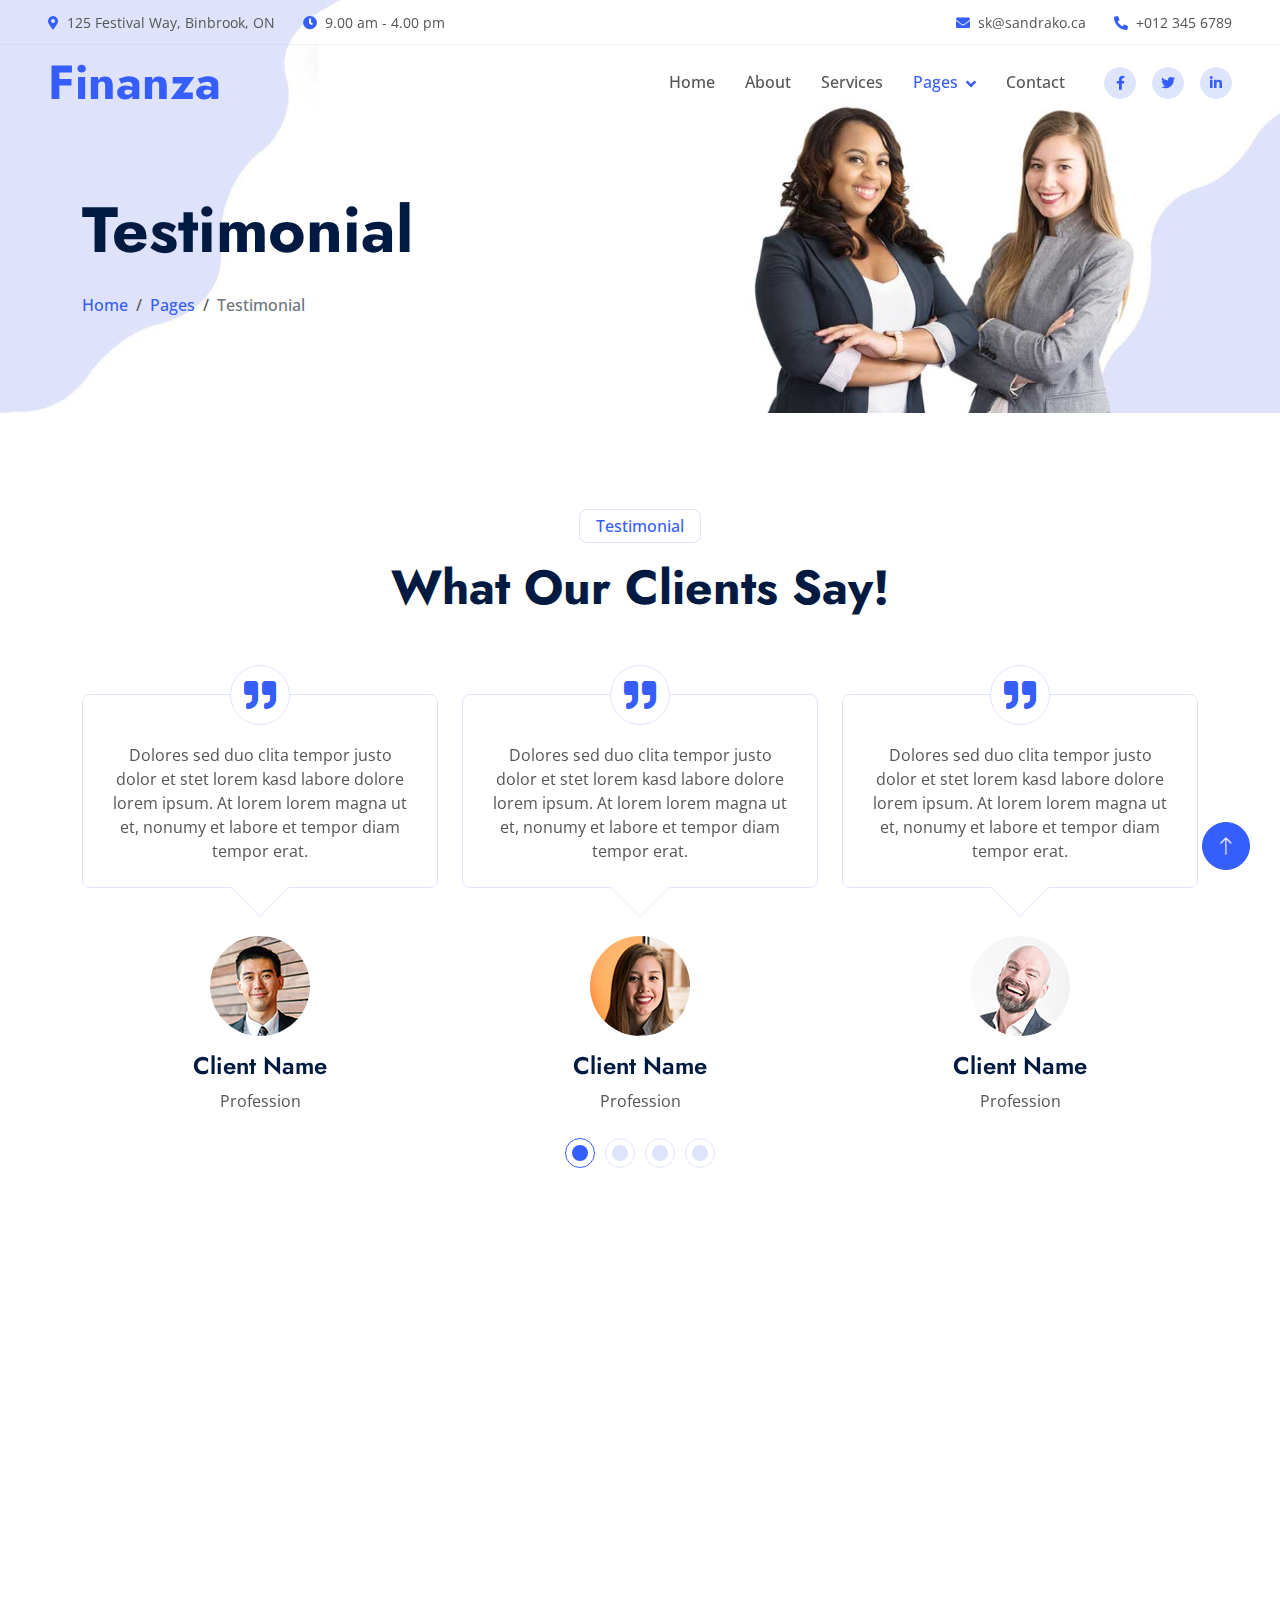
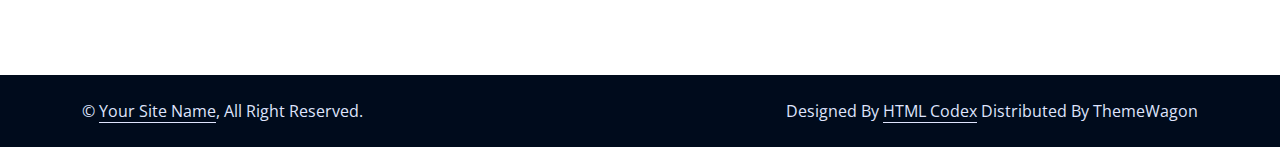
<file: testimonial.html>
<!DOCTYPE html>
<html lang="en">

<head>
    <meta charset="utf-8">
    <title>SandraKo Accounting - Testimonials</title>
    <meta content="width=device-width, initial-scale=1.0" name="viewport">
    <meta content="" name="keywords">
    <meta content="" name="description">

    <!-- Favicon -->
    <link href="img/favicon.ico" rel="icon">

    <!-- Google Web Fonts -->
    <link rel="preconnect" href="https://fonts.googleapis.com">
    <link rel="preconnect" href="https://fonts.gstatic.com" crossorigin>
    <link
        href="https://fonts.googleapis.com/css2?family=Jost:wght@500;600;700&family=Open+Sans:wght@400;500&display=swap"
        rel="stylesheet">

    <!-- Icon Font Stylesheet -->
    <link href="https://cdnjs.cloudflare.com/ajax/libs/font-awesome/5.10.0/css/all.min.css" rel="stylesheet">
    <link href="https://cdn.jsdelivr.net/npm/bootstrap-icons@1.4.1/font/bootstrap-icons.css" rel="stylesheet">

    <!-- Libraries Stylesheet -->
    <link href="lib/animate/animate.min.css" rel="stylesheet">
    <link href="lib/owlcarousel/assets/owl.carousel.min.css" rel="stylesheet">

    <!-- Customized Bootstrap Stylesheet -->
    <link href="css/bootstrap.min.css" rel="stylesheet">

    <!-- Template Stylesheet -->
    <link href="css/style.css" rel="stylesheet">
</head>

<body>
    <!-- Spinner Start -->
    <div id="spinner"
        class="show bg-white position-fixed translate-middle w-100 vh-100 top-50 start-50 d-flex align-items-center justify-content-center">
        <div class="spinner-border text-primary" role="status" style="width: 3rem; height: 3rem;"></div>
    </div>
    <!-- Spinner End -->


    <!-- Navbar Start -->
    <div class="container-fluid fixed-top px-0 wow fadeIn" data-wow-delay="0.1s">
        <div class="top-bar row gx-0 align-items-center d-none d-lg-flex">
            <div class="col-lg-6 px-5 text-start">
                <small><i class="fa fa-map-marker-alt text-primary me-2"></i>125 Festival Way, Binbrook, ON</small>
                <small class="ms-4"><i class="fa fa-clock text-primary me-2"></i>9.00 am - 4.00 pm</small>
            </div>
            <div class="col-lg-6 px-5 text-end">
                <small><i class="fa fa-envelope text-primary me-2"></i>sk@sandrako.ca</small>
                <small class="ms-4"><i class="fa fa-phone-alt text-primary me-2"></i>+012 345 6789</small>
            </div>
        </div>

        <nav class="navbar navbar-expand-lg navbar-light py-lg-0 px-lg-5 wow fadeIn" data-wow-delay="0.1s">
            <a href="index.html" class="navbar-brand ms-4 ms-lg-0">
                <h1 class="display-5 text-primary m-0">Finanza</h1>
            </a>
            <button type="button" class="navbar-toggler me-4" data-bs-toggle="collapse"
                data-bs-target="#navbarCollapse">
                <span class="navbar-toggler-icon"></span>
            </button>
            <div class="collapse navbar-collapse" id="navbarCollapse">
                <div class="navbar-nav ms-auto p-4 p-lg-0">
                    <a href="index.html" class="nav-item nav-link">Home</a>
                    <a href="about.html" class="nav-item nav-link">About</a>
                    <a href="service.html" class="nav-item nav-link">Services</a>
                    <div class="nav-item dropdown">
                        <a href="#" class="nav-link dropdown-toggle active" data-bs-toggle="dropdown">Pages</a>
                        <div class="dropdown-menu border-light m-0">
                            <a href="project.html" class="dropdown-item">Projects</a>
                            <a href="feature.html" class="dropdown-item">Features</a>
                            <a href="team.html" class="dropdown-item">Team Member</a>
                            <a href="testimonial.html" class="dropdown-item active">Testimonial</a>
                            <a href="404.html" class="dropdown-item">404 Page</a>
                        </div>
                    </div>
                    <a href="contact.html" class="nav-item nav-link">Contact</a>
                </div>
                <div class="d-none d-lg-flex ms-2">
                    <a class="btn btn-light btn-sm-square rounded-circle ms-3" href="">
                        <small class="fab fa-facebook-f text-primary"></small>
                    </a>
                    <a class="btn btn-light btn-sm-square rounded-circle ms-3" href="">
                        <small class="fab fa-twitter text-primary"></small>
                    </a>
                    <a class="btn btn-light btn-sm-square rounded-circle ms-3" href="">
                        <small class="fab fa-linkedin-in text-primary"></small>
                    </a>
                </div>
            </div>
        </nav>
    </div>
    <!-- Navbar End -->


    <!-- Page Header Start -->
    <div class="container-fluid page-header mb-5 wow fadeIn" data-wow-delay="0.1s">
        <div class="container">
            <h1 class="display-3 mb-4 animated slideInDown">Testimonial</h1>
            <nav aria-label="breadcrumb animated slideInDown">
                <ol class="breadcrumb mb-0">
                    <li class="breadcrumb-item"><a href="#">Home</a></li>
                    <li class="breadcrumb-item"><a href="#">Pages</a></li>
                    <li class="breadcrumb-item active" aria-current="page">Testimonial</li>
                </ol>
            </nav>
        </div>
    </div>
    <!-- Page Header End -->


    <!-- Testimonial Start -->
    <div class="container-xxl py-5">
        <div class="container">
            <div class="text-center mx-auto wow fadeInUp" data-wow-delay="0.1s" style="max-width: 600px;">
                <p class="d-inline-block border rounded text-primary fw-semi-bold py-1 px-3">Testimonial</p>
                <h1 class="display-5 mb-5">What Our Clients Say!</h1>
            </div>
            <div class="owl-carousel testimonial-carousel wow fadeInUp" data-wow-delay="0.3s">
                <div class="testimonial-item">
                    <div class="testimonial-text border rounded p-4 pt-5 mb-5">
                        <div class="btn-square bg-white border rounded-circle">
                            <i class="fa fa-quote-right fa-2x text-primary"></i>
                        </div>
                        Dolores sed duo clita tempor justo dolor et stet lorem kasd labore dolore lorem ipsum. At lorem
                        lorem magna ut et, nonumy et labore et tempor diam tempor erat.
                    </div>
                    <img class="rounded-circle mb-3" src="img/testimonial-1.jpg" alt="">
                    <h4>Client Name</h4>
                    <span>Profession</span>
                </div>
                <div class="testimonial-item">
                    <div class="testimonial-text border rounded p-4 pt-5 mb-5">
                        <div class="btn-square bg-white border rounded-circle">
                            <i class="fa fa-quote-right fa-2x text-primary"></i>
                        </div>
                        Dolores sed duo clita tempor justo dolor et stet lorem kasd labore dolore lorem ipsum. At lorem
                        lorem magna ut et, nonumy et labore et tempor diam tempor erat.
                    </div>
                    <img class="rounded-circle mb-3" src="img/testimonial-2.jpg" alt="">
                    <h4>Client Name</h4>
                    <span>Profession</span>
                </div>
                <div class="testimonial-item">
                    <div class="testimonial-text border rounded p-4 pt-5 mb-5">
                        <div class="btn-square bg-white border rounded-circle">
                            <i class="fa fa-quote-right fa-2x text-primary"></i>
                        </div>
                        Dolores sed duo clita tempor justo dolor et stet lorem kasd labore dolore lorem ipsum. At lorem
                        lorem magna ut et, nonumy et labore et tempor diam tempor erat.
                    </div>
                    <img class="rounded-circle mb-3" src="img/testimonial-3.jpg" alt="">
                    <h4>Client Name</h4>
                    <span>Profession</span>
                </div>
                <div class="testimonial-item">
                    <div class="testimonial-text border rounded p-4 pt-5 mb-5">
                        <div class="btn-square bg-white border rounded-circle">
                            <i class="fa fa-quote-right fa-2x text-primary"></i>
                        </div>
                        Dolores sed duo clita tempor justo dolor et stet lorem kasd labore dolore lorem ipsum. At lorem
                        lorem magna ut et, nonumy et labore et tempor diam tempor erat.
                    </div>
                    <img class="rounded-circle mb-3" src="img/testimonial-4.jpg" alt="">
                    <h4>Client Name</h4>
                    <span>Profession</span>
                </div>
            </div>
        </div>
    </div>
    <!-- Testimonial End -->


    <!-- Footer Start -->
    <div class="container-fluid bg-dark text-light footer mt-5 py-5 wow fadeIn" data-wow-delay="0.1s">
        <div class="container py-5">
            <div class="row g-5">
                <div class="col-lg-3 col-md-6">
                    <h4 class="text-white mb-4">Our Office</h4>
                    <p class="mb-2"><i class="fa fa-map-marker-alt me-3"></i>125 Festival Way, Binbrook, ON</p>
                    <p class="mb-2"><i class="fa fa-phone-alt me-3"></i>+1 289-700-4365</p>
                    <p class="mb-2"><i class="fa fa-envelope me-3"></i>sk@sandrako.ca</p>
                    <div class="d-flex pt-2">
                        <a class="btn btn-square btn-outline-light rounded-circle me-2" href=""><i
                                class="fab fa-twitter"></i></a>
                        <a class="btn btn-square btn-outline-light rounded-circle me-2" href=""><i
                                class="fab fa-facebook-f"></i></a>
                        <a class="btn btn-square btn-outline-light rounded-circle me-2" href=""><i
                                class="fab fa-youtube"></i></a>
                        <a class="btn btn-square btn-outline-light rounded-circle me-2" href=""><i
                                class="fab fa-linkedin-in"></i></a>
                    </div>
                </div>
                <div class="col-lg-3 col-md-6">
                    <h4 class="text-white mb-4">Services</h4>
                    <a class="btn btn-link" href="">Financial Planning</a>
                    <a class="btn btn-link" href="">Cash Investment</a>
                    <a class="btn btn-link" href="">Financial Consultancy</a>
                    <a class="btn btn-link" href="">Business Loans</a>
                    <a class="btn btn-link" href="">Business Analysis</a>
                </div>
                <div class="col-lg-3 col-md-6">
                    <h4 class="text-white mb-4">Quick Links</h4>
                    <a class="btn btn-link" href="">About Us</a>
                    <a class="btn btn-link" href="">Contact Us</a>
                    <a class="btn btn-link" href="">Our Services</a>
                    <a class="btn btn-link" href="">Terms & Condition</a>
                    <a class="btn btn-link" href="">Support</a>
                </div>
                <div class="col-lg-3 col-md-6">
                    <h4 class="text-white mb-4">Newsletter</h4>
                    <p>Dolor amet sit justo amet elitr clita ipsum elitr est.</p>
                    <div class="position-relative w-100">
                        <input class="form-control bg-white border-0 w-100 py-3 ps-4 pe-5" type="text"
                            placeholder="Your email">
                        <button type="button"
                            class="btn btn-primary py-2 position-absolute top-0 end-0 mt-2 me-2">SignUp</button>
                    </div>
                </div>
            </div>
        </div>
    </div>
    <!-- Footer End -->


    <!-- Copyright Start -->
    <div class="container-fluid copyright py-4">
        <div class="container">
            <div class="row">
                <div class="col-md-6 text-center text-md-start mb-3 mb-md-0">
                    &copy; <a class="border-bottom" href="#">Your Site Name</a>, All Right Reserved.
                </div>
                <div class="col-md-6 text-center text-md-end">
                    <!--/*** This template is free as long as you keep the footer author’s credit link/attribution link/backlink. If you'd like to use the template without the footer author’s credit link/attribution link/backlink, you can purchase the Credit Removal License from "https://htmlcodex.com/credit-removal". Thank you for your support. ***/-->
                    Designed By <a class="border-bottom" href="https://htmlcodex.com">HTML Codex</a> Distributed By <a
                        href="https://themewagon.com">ThemeWagon</a>
                </div>
            </div>
        </div>
    </div>
    <!-- Copyright End -->


    <!-- Back to Top -->
    <a href="#" class="btn btn-lg btn-primary btn-lg-square rounded-circle back-to-top"><i
            class="bi bi-arrow-up"></i></a>


    <!-- JavaScript Libraries -->
    <script src="https://code.jquery.com/jquery-3.4.1.min.js"></script>
    <script src="https://cdn.jsdelivr.net/npm/bootstrap@5.0.0/dist/js/bootstrap.bundle.min.js"></script>
    <script src="lib/wow/wow.min.js"></script>
    <script src="lib/easing/easing.min.js"></script>
    <script src="lib/waypoints/waypoints.min.js"></script>
    <script src="lib/owlcarousel/owl.carousel.min.js"></script>
    <script src="lib/counterup/counterup.min.js"></script>

    <!-- Template Javascript -->
    <script src="js/main.js"></script>
</body>

</html>
</file>
<file: css/style.css>
/********** Template CSS **********/
:root {
    --primary: #355EFC;
    --secondary: #E93C05;
    --tertiary: #555555;
    --light: #DFE4FD;
    --dark: #011A41;
}

.back-to-top {
    position: fixed;
    display: none;
    right: 30px;
    bottom: 30px;
    z-index: 99;
}

h1,
.h1,
h2,
.h2,
.fw-bold {
    font-weight: 700 !important;
}

h3,
.h3,
h4,
.h4,
.fw-medium {
    font-weight: 600 !important;
}

h5,
.h5,
h6,
.h6,
.fw-semi-bold {
    font-weight: 500 !important;
}


/*** Spinner ***/
#spinner {
    opacity: 0;
    visibility: hidden;
    transition: opacity .5s ease-out, visibility 0s linear .5s;
    z-index: 99999;
}

#spinner.show {
    transition: opacity .5s ease-out, visibility 0s linear 0s;
    visibility: visible;
    opacity: 1;
}


/*** Button ***/
.btn {
    transition: .5s;
    font-weight: 500;
}

.btn-primary,
.btn-outline-primary:hover {
    color: var(--light);
}

.btn-square {
    width: 38px;
    height: 38px;
}

.btn-sm-square {
    width: 32px;
    height: 32px;
}

.btn-lg-square {
    width: 48px;
    height: 48px;
}

.btn-square,
.btn-sm-square,
.btn-lg-square {
    padding: 0;
    display: flex;
    align-items: center;
    justify-content: center;
    font-weight: normal;
}


/*** Navbar ***/
.fixed-top {
    transition: .5s;
}

.top-bar {
    height: 45px;
    border-bottom: 1px solid rgba(53, 94, 252, .07);
}

.navbar .dropdown-toggle::after {
    border: none;
    content: "\f107";
    font-family: "Font Awesome 5 Free";
    font-weight: 900;
    vertical-align: middle;
    margin-left: 8px;
}

.navbar .navbar-nav .nav-link {
    padding: 25px 15px;
    color: var(--tertiary);
    font-weight: 500;
    outline: none;
}

.navbar .navbar-nav .nav-link:hover,
.navbar .navbar-nav .nav-link.active {
    color: var(--primary);
}

@media (max-width: 991.98px) {
    .navbar .navbar-nav {
        margin-top: 10px;
        border-top: 1px solid rgba(0, 0, 0, .07);
        background: #FFFFFF;
    }

    .navbar .navbar-nav .nav-link {
        padding: 10px 0;
    }
}

@media (min-width: 992px) {
    .navbar .nav-item .dropdown-menu {
        display: block;
        visibility: hidden;
        top: 100%;
        transform: rotateX(-75deg);
        transform-origin: 0% 0%;
        transition: .5s;
        opacity: 0;
    }

    .navbar .nav-item:hover .dropdown-menu {
        transform: rotateX(0deg);
        visibility: visible;
        transition: .5s;
        opacity: 1;
    }
}


/*** Header ***/
.carousel-caption {
    top: 0;
    left: 0;
    right: 0;
    bottom: 0;
    display: flex;
    align-items: center;
    justify-content: center;
    text-align: start;
    z-index: 1;
}

.carousel-control-prev,
.carousel-control-next {
    width: 3rem;
}

.carousel-control-prev-icon,
.carousel-control-next-icon {
    width: 3rem;
    height: 3rem;
    background-color: var(--primary);
    border: 10px solid var(--primary);
}

.carousel-control-prev-icon {
    border-radius: 0 3rem 3rem 0;
}

.carousel-control-next-icon {
    border-radius: 3rem 0 0 3rem;
}

@media (max-width: 768px) {
    #header-carousel .carousel-item {
        position: relative;
        min-height: 450px;
    }
    
    #header-carousel .carousel-item img {
        position: absolute;
        width: 100%;
        height: 100%;
        object-fit: cover;
    }
}

.page-header {
    padding-top: 12rem;
    padding-bottom: 6rem;
    background: url(../img/header.jpg) top left no-repeat;
    background-size: cover;
}

.page-header .breadcrumb-item,
.page-header .breadcrumb-item a {
    font-weight: 500;
}

.page-header .breadcrumb-item+.breadcrumb-item::before {
    color: var(--tertiary);
}


/*** Facts ***/
.facts {
    background: linear-gradient(rgba(53, 94, 252, .95), rgba(53, 94, 252, .95)), url(../img/bg.png);
}


/*** Callback ***/
.callback {
    position: relative;
}

.callback::before {
    position: absolute;
    content: "";
    width: 100%;
    height: 50%;
    top: 0;
    left: 0;
    background: linear-gradient(rgba(53, 94, 252, .95), rgba(53, 94, 252, .95)), url(../img/bg.png);
    z-index: -1;
}


/*** Feature ***/
.feature .feature-box,
.feature .feature-box * {
    transition: .5s;
}

.feature .feature-box:hover {
    background: var(--primary);
    border-color: var(--primary) !important;
}

.feature .feature-box:hover * {
    color: #FFFFFF !important;
}


/*** Service ***/
.service .nav .nav-link {
    transition: .5s;
}

.service .nav .nav-link.active {
    border-color: var(--primary) !important;
    background: var(--primary);
}

.service .nav .nav-link.active h5 {
    color: #FFFFFF !important;
}

.service .nav .nav-link.active h5 i {
    color: #FFFFFF !important;
}


/*** Project ***/
.project-item,
.project-item .project-img {
    position: relative;
}

.project-item .project-img a {
    position: absolute;
    width: 100%;
    height: 100%;
    top: 0;
    left: 0;
    background: rgba(255, 255, 255, .5);
    display: flex;
    align-items: center;
    justify-content: center;
    border-radius: 8px;
    opacity: 0;
    transition: .5s;
}

.project-item:hover .project-img a {
    opacity: 1;
}

.project-item .project-title {
    position: absolute;
    top: 3rem;
    right: 0;
    bottom: 0;
    left: 3rem;
    border: 1px solid var(--light);
    border-radius: 8px;
    display: flex;
    align-items: flex-end;
    padding: 18px;
    z-index: -1;
    transition: .5s;
}

.project-item:hover .project-title {
    background: var(--primary);
    border-color: var(--primary);
}

.project-item .project-title h4 {
    transition: .5s;
}

.project-item:hover .project-title h4 {
    color: #FFFFFF;
}

.project-carousel .owl-nav {
    margin-top: 25px;
    display: flex;
    justify-content: center;
}

.project-carousel .owl-nav .owl-prev,
.project-carousel .owl-nav .owl-next {
    margin: 0 12px;
    width: 45px;
    height: 45px;
    display: flex;
    align-items: center;
    justify-content: center;
    color: var(--primary);
    background: var(--light);
    border-radius: 45px;
    font-size: 22px;
    transition: .5s;
}

.project-carousel .owl-nav .owl-prev:hover,
.project-carousel .owl-nav .owl-next:hover {
    background: var(--primary);
    color: var(--light);
}


/*** Team ***/
.team-item {
    position: relative;
    padding: 4rem 0;
}

.team-item img {
    position: relative;
    z-index: 2;
}

.team-item .team-text {
    position: absolute;
    top: 0;
    right: 3rem;
    bottom: 0;
    left: 3rem;
    padding: 15px;
    border: 1px solid var(--light);
    border-radius: 8px;
    display: flex;
    flex-direction: column;
    align-items: center;
    justify-content: space-between;
    transition: .5s;
    z-index: 1;
}

.team-item:hover .team-text {
    background: var(--primary);
    border-color: var(--primary);
}

.team-item .team-text h4 {
    transition: .5s;
}

.team-item:hover .team-text h4 {
    color: #FFFFFF;
}

.team-item .team-social .btn {
    background: var(--light);
    color: var(--primary);
}

.team-item:hover .team-social .btn {
    background: #FFFFFF;
}

.team-item .team-social .btn:hover {
    background: var(--primary);
    color: var(--light);
}


/*** Testimonial ***/
.testimonial-item {
    position: relative;
    text-align: center;
    padding-top: 30px;
}

.testimonial-item .testimonial-text {
    position: relative;
    text-align: center;
}

.testimonial-item .testimonial-text .btn-square {
    position: absolute;
    width: 60px;
    height: 60px;
    top: -30px;
    left: 50%;
    transform: translateX(-50%);
}

.testimonial-item .testimonial-text::before {
    position: absolute;
    content: "";
    bottom: -60px;
    left: 50%;
    transform: translateX(-50%);
    border: 30px solid;
    border-color: var(--light) transparent transparent transparent;
}

.testimonial-item .testimonial-text::after {
    position: absolute;
    content: "";
    bottom: -59px;
    left: 50%;
    transform: translateX(-50%);
    border: 30px solid;
    border-color: #FFFFFF transparent transparent transparent;
}

.testimonial-carousel .owl-item img {
    margin: 0 auto;
    width: 100px;
    height: 100px;
}

.testimonial-carousel .owl-dots {
    margin-top: 25px;
    display: flex;
    align-items: flex-end;
    justify-content: center;
}

.testimonial-carousel .owl-dot {
    position: relative;
    display: inline-block;
    margin: 0 5px;
    width: 30px;
    height: 30px;
    border: 1px solid var(--light);
    border-radius: 30px;
    transition: .5s;
}

.testimonial-carousel .owl-dot::after {
    position: absolute;
    content: "";
    width: 16px;
    height: 16px;
    top: 6px;
    left: 6px;
    border-radius: 16px;
    background: var(--light);
    transition: .5s;
}

.testimonial-carousel .owl-dot.active {
    border-color: var(--primary);
}

.testimonial-carousel .owl-dot.active::after {
    background: var(--primary);
}


/*** Footer ***/
.footer .btn.btn-link {
    display: block;
    margin-bottom: 5px;
    padding: 0;
    text-align: left;
    color: var(--light);
    font-weight: normal;
    text-transform: capitalize;
    transition: .3s;
}

.footer .btn.btn-link::before {
    position: relative;
    content: "\f105";
    font-family: "Font Awesome 5 Free";
    font-weight: 900;
    margin-right: 10px;
}

.footer .btn.btn-link:hover {
    color: var(--primary);
    letter-spacing: 1px;
    box-shadow: none;
}

.copyright {
    color: var(--light);
    background: #000B1C;
}

.copyright a {
    color: var(--light);
}

.copyright a:hover {
    color: var(--primary);
}
</file>
